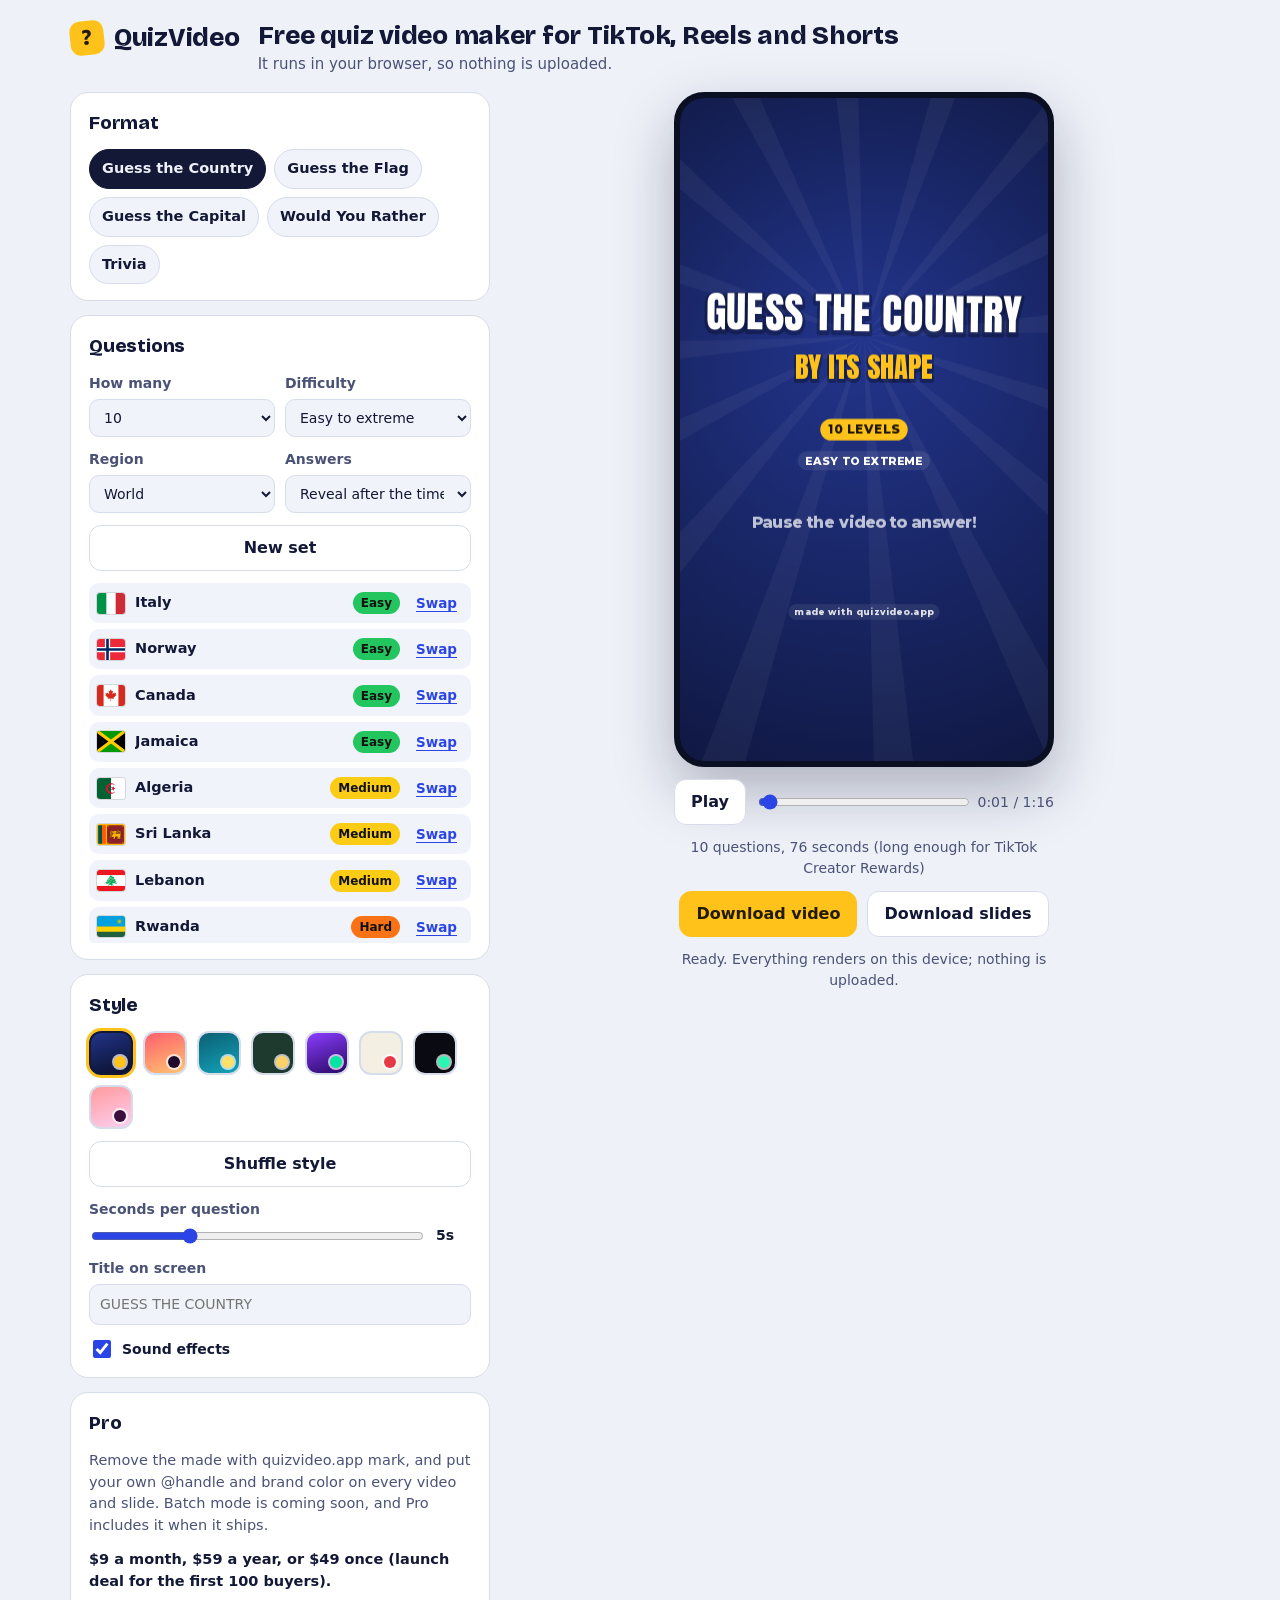
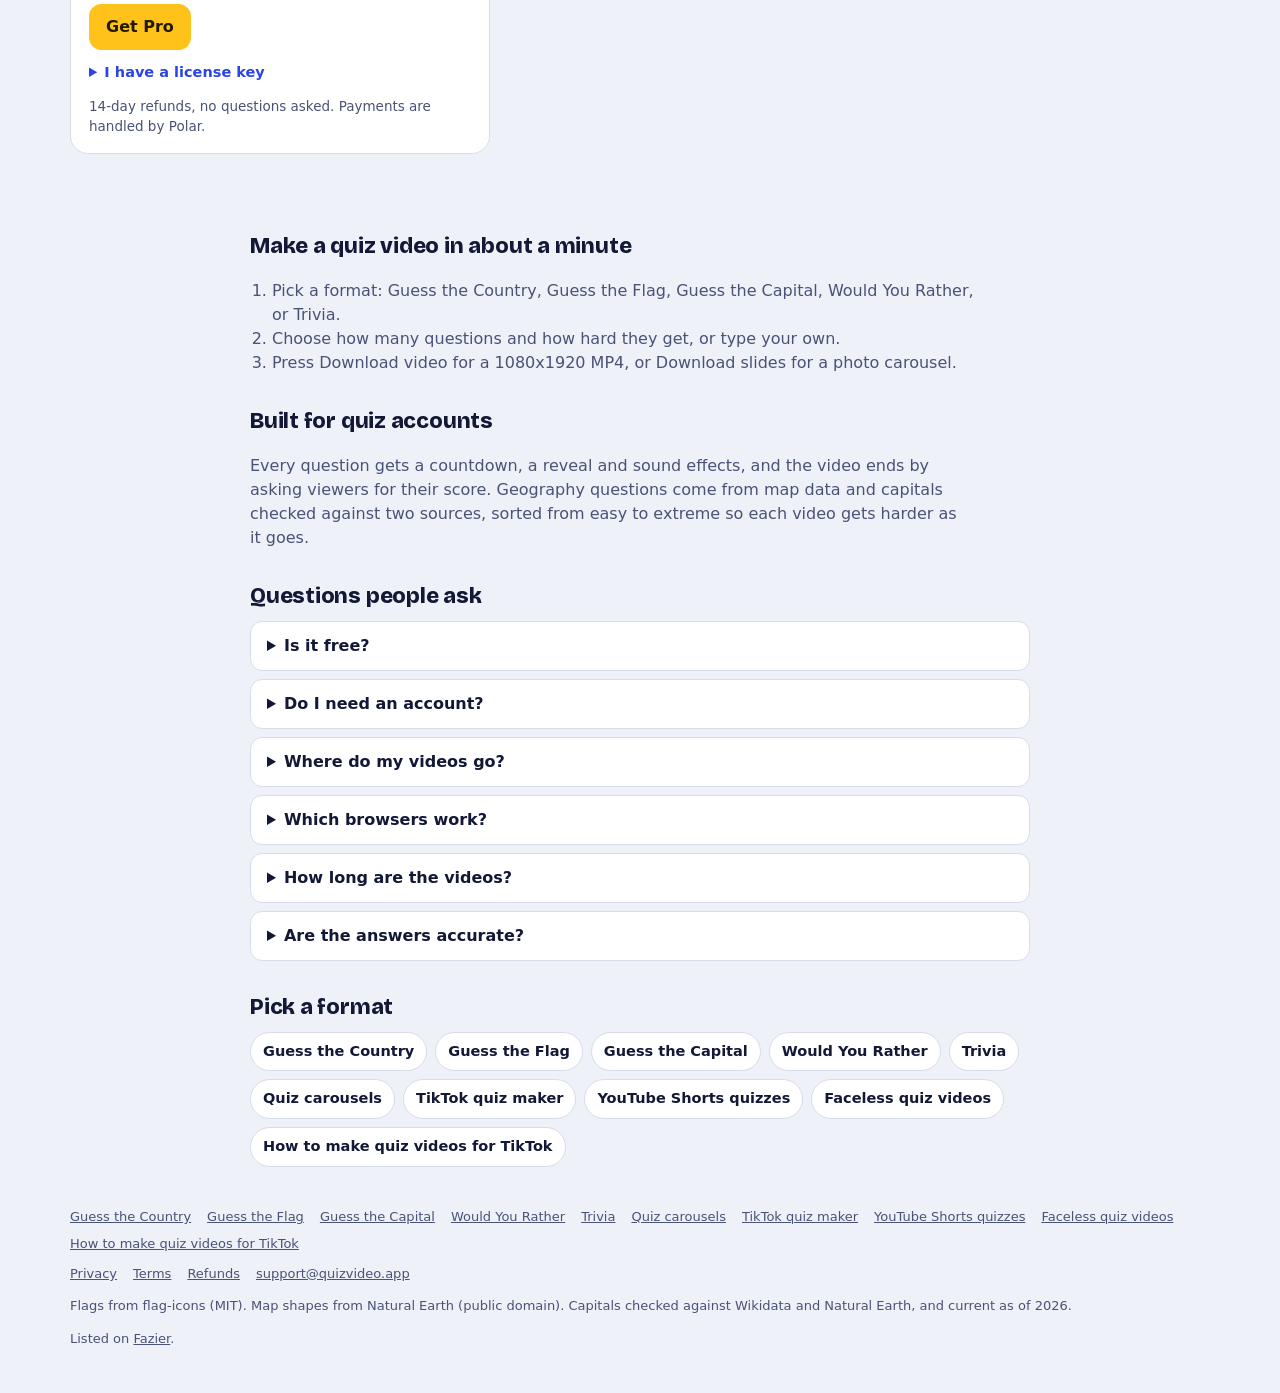
<file: index.html>
<!doctype html>
<html lang="en">
<head>
<meta charset="utf-8">
<meta name="viewport" content="width=device-width, initial-scale=1, viewport-fit=cover">
<title>Free Quiz Video Maker for TikTok, Reels and Shorts | QuizVideo</title>
<meta name="description" content="Make guess the country, flag, capital, would you rather and trivia videos in your browser. Free, unlimited exports, no signup, nothing uploaded.">
<meta name="theme-color" content="#0C1130">
<link rel="canonical" href="https://quizvideo.app/">
<meta property="og:type" content="website">
<meta property="og:site_name" content="QuizVideo">
<meta property="og:title" content="Free Quiz Video Maker for TikTok, Reels and Shorts | QuizVideo">
<meta property="og:description" content="Make guess the country, flag, capital, would you rather and trivia videos in your browser. Free, unlimited exports, no signup, nothing uploaded.">
<meta property="og:url" content="https://quizvideo.app/">
<meta name="twitter:card" content="summary_large_image">
<meta property="og:image" content="https://quizvideo.app/og.png">
<meta property="og:image:width" content="1200">
<meta property="og:image:height" content="630">
<meta property="og:image:alt" content="QuizVideo: quiz videos for TikTok, Reels and Shorts">
<script type="application/ld+json">{"@context":"https://schema.org","@type":"WebApplication","name":"QuizVideo","url":"https://quizvideo.app/","applicationCategory":"MultimediaApplication","operatingSystem":"Any","browserRequirements":"A modern browser such as Chrome, Edge or Safari","offers":{"@type":"Offer","price":"0","priceCurrency":"USD"},"description":"Free quiz video maker for TikTok, Reels and Shorts that runs in the browser."}</script>
<link rel="icon" href="/favicon.svg" type="image/svg+xml">
<!--QV:FONTS--><link rel="stylesheet" href="/fonts.css"><!--/QV:FONTS-->
<!--QV:CSS--><link rel="stylesheet" href="/app.css"><!--/QV:CSS-->
<!--QV:IMPORTMAP--><script type="importmap">{"imports":{"mediabunny":"/mediabunny.min.mjs","@mediabunny/aac-encoder":"/mediabunny-aac-encoder.min.mjs","fflate":"/fflate.mjs"}}</script><!--/QV:IMPORTMAP-->
<!--QV:APP--><script type="module" src="/app.js"></script><!--/QV:APP-->
</head>
<body>
<header class="site">
  <a class="brand" href="/"><span class="mark" aria-hidden="true">?</span>QuizVideo</a>
  <div class="intro"><h1 class="h1">Free quiz video maker for TikTok, Reels and Shorts</h1><p class="tag">It runs in your browser, so nothing is uploaded.</p></div>
</header>

<main class="studio">
  <section class="stage" aria-label="Preview and export">
    <div class="phone"><canvas id="preview" width="540" height="960" aria-label="Video preview"></canvas></div>
    <div class="transport">
      <button id="play" type="button" class="btn" aria-pressed="false">Play</button>
      <input id="scrub" type="range" min="0" max="1000" value="0" aria-label="Seek through the video">
      <span id="time" class="time">0:00 / 0:00</span>
    </div>
    <p id="meta" class="meta"></p>
    <div class="exports">
      <button id="export-video" type="button" class="btn primary">Download video</button>
      <button id="export-slides" type="button" class="btn">Download slides</button>
    </div>
    <progress id="progress" max="1" value="0" hidden></progress>
    <p id="status" class="status" role="status" aria-live="polite">Loading...</p>
  </section>

  <section class="controls" aria-label="Settings">
    <div class="group">
      <h2>Format</h2>
      <div class="formats" role="radiogroup" aria-label="Format">
        <button type="button" role="radio" data-format="country" aria-checked="true">Guess the Country</button>
        <button type="button" role="radio" data-format="flag" aria-checked="false">Guess the Flag</button>
        <button type="button" role="radio" data-format="capital" aria-checked="false">Guess the Capital</button>
        <button type="button" role="radio" data-format="wyr" aria-checked="false">Would You Rather</button>
        <button type="button" role="radio" data-format="trivia" aria-checked="false">Trivia</button>
      </div>
    </div>

    <div class="group" id="geo-controls">
      <h2>Questions</h2>
      <div class="row">
        <label>How many
          <select id="count">
            <option>5</option><option>6</option><option>7</option><option>8</option><option>9</option>
            <option selected>10</option><option>12</option><option>15</option>
          </select>
        </label>
        <label>Difficulty
          <select id="difficulty">
            <option value="ramp" selected>Easy to extreme</option>
            <option value="easy">Easy</option><option value="medium">Medium</option>
            <option value="hard">Hard</option><option value="extreme">Extreme</option>
          </select>
        </label>
      </div>
      <div class="row">
        <label>Region
          <select id="region">
            <option>World</option><option>Europe</option><option>Asia</option><option>Africa</option>
            <option>North America</option><option>South America</option><option>Oceania</option>
          </select>
        </label>
        <label>Answers
          <select id="mode">
            <option value="reveal" selected>Reveal after the timer</option>
            <option value="choice">Multiple choice</option>
          </select>
        </label>
      </div>
      <button id="new-set" type="button" class="btn">New set</button>
      <ol id="items" class="items"></ol>
    </div>

    <div class="group" id="wyr-controls" hidden>
      <h2>Questions</h2>
      <label for="wyr-text">One per line, as option A | option B. Only add percentages (| 62 | 38) if you have real poll results.</label>
      <textarea id="wyr-text" rows="9" spellcheck="true"></textarea>
    </div>

    <div class="group" id="trivia-controls" hidden>
      <h2>Questions</h2>
      <label for="trivia-text">One per line, as question | right answer | wrong | wrong | wrong. For true or false, write statement | True.</label>
      <textarea id="trivia-text" rows="9" spellcheck="true"></textarea>
    </div>

    <div class="group">
      <h2>Style</h2>
      <div class="themes" id="themes" role="radiogroup" aria-label="Theme"></div>
      <button id="shuffle-style" type="button" class="btn">Shuffle style</button>
      <label class="range">Seconds per question
        <span class="range-row"><input id="seconds" type="range" min="3" max="10" value="5"><output id="seconds-out" for="seconds">5s</output></span>
      </label>
      <label>Title on screen
        <input id="title" type="text" maxlength="40" placeholder="GUESS THE COUNTRY" autocomplete="off">
      </label>
      <label class="check"><input id="sound" type="checkbox" checked> Sound effects</label>
    </div>

    <div class="group pro">
      <h2>Pro <span class="soon">coming soon</span></h2>
      <p>Remove the watermark, make a week of videos at once from a spreadsheet, and use your own colors and handle.</p>
    </div>
  </section>
</main>
<section class="info">
<h2>Make a quiz video in about a minute</h2>
<ol><li>Pick a format: Guess the Country, Guess the Flag, Guess the Capital, Would You Rather, or Trivia.</li><li>Choose how many questions and how hard they get, or type your own.</li><li>Press Download video for a 1080x1920 MP4, or Download slides for a photo carousel.</li></ol>
<h2>Built for quiz accounts</h2>
<p>Every question gets a countdown, a reveal and sound effects, and the video ends by asking viewers for their score. Geography questions come from map data and capitals checked against two sources, sorted from easy to extreme so each video gets harder as it goes.</p>
<h2>Questions people ask</h2>
<details><summary>Is it free?</summary><p>Yes. Every format and unlimited exports are free, with a small "made with quizvideo.app" mark. Pro removes it for $9 a month, $59 a year, or $49 once during the launch.</p></details>
<details><summary>Do I need an account?</summary><p>No. Open the page and start making videos.</p></details>
<details><summary>Where do my videos go?</summary><p>Straight to your device. The video is rendered and encoded in your browser, so nothing is uploaded to us.</p></details>
<details><summary>Which browsers work?</summary><p>Chrome and Edge on a computer, and Safari on iPhone. If a browser cannot encode sound, the video still exports and you can add music in the app you post from.</p></details>
<details><summary>How long are the videos?</summary><p>A 10-question video runs about 76 seconds. You can choose 5 to 15 questions and 3 to 10 seconds per question.</p></details>
<details><summary>Are the answers accurate?</summary><p>Capitals are checked against Wikidata and Natural Earth and were updated for 2026, including Equatorial Guinea moving its capital to Ciudad de la Paz.</p></details>
<h2>Pick a format</h2>
<ul class="links"><li><a href="/guess-the-country-video-maker">Guess the Country</a></li><li><a href="/guess-the-flag-video-maker">Guess the Flag</a></li><li><a href="/guess-the-capital-video-maker">Guess the Capital</a></li><li><a href="/would-you-rather-video-maker">Would You Rather</a></li><li><a href="/trivia-quiz-video-maker">Trivia</a></li><li><a href="/quiz-carousel-maker">Quiz carousels</a></li><li><a href="/tiktok-quiz-maker">TikTok quiz maker</a></li><li><a href="/youtube-shorts-quiz-maker">YouTube Shorts quizzes</a></li><li><a href="/faceless-quiz-video-maker">Faceless quiz videos</a></li><li><a href="/how-to-make-quiz-videos-for-tiktok">How to make quiz videos for TikTok</a></li></ul>
</section>

<footer class="site-foot">
  <nav aria-label="Formats"><a href="/guess-the-country-video-maker">Guess the Country</a><a href="/guess-the-flag-video-maker">Guess the Flag</a><a href="/guess-the-capital-video-maker">Guess the Capital</a><a href="/would-you-rather-video-maker">Would You Rather</a><a href="/trivia-quiz-video-maker">Trivia</a><a href="/quiz-carousel-maker">Quiz carousels</a><a href="/tiktok-quiz-maker">TikTok quiz maker</a><a href="/youtube-shorts-quiz-maker">YouTube Shorts quizzes</a><a href="/faceless-quiz-video-maker">Faceless quiz videos</a><a href="/how-to-make-quiz-videos-for-tiktok">How to make quiz videos for TikTok</a></nav>
  <nav aria-label="Legal"><a href="/privacy">Privacy</a><a href="/terms">Terms</a><a href="/refunds">Refunds</a><a href="mailto:support@quizvideo.app">support@quizvideo.app</a></nav>
  <p>Flags from flag-icons (MIT). Map shapes from Natural Earth (public domain). Capitals checked against Wikidata and Natural Earth, and current as of 2026.</p>
  <p>Listed on <a href="https://fazier.com">Fazier</a>.</p>
</footer>
</body>
</html>
</file>
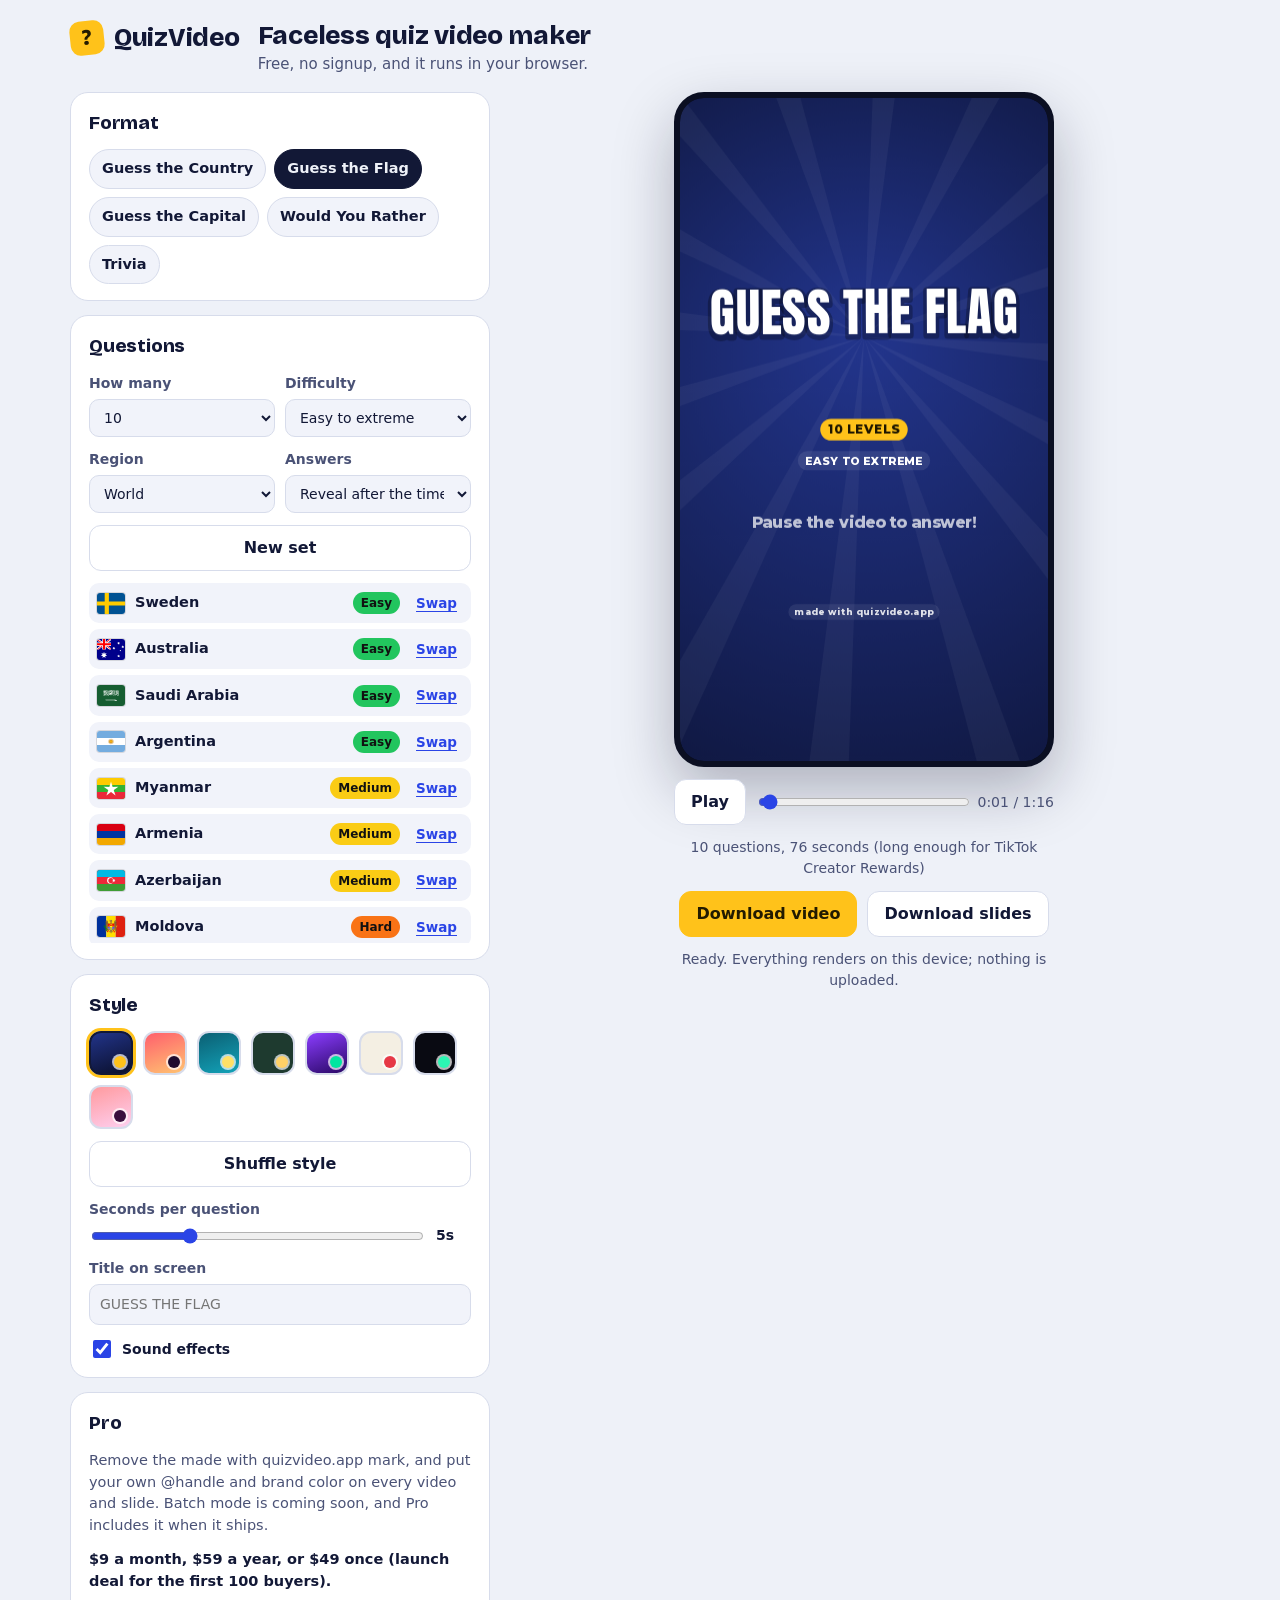
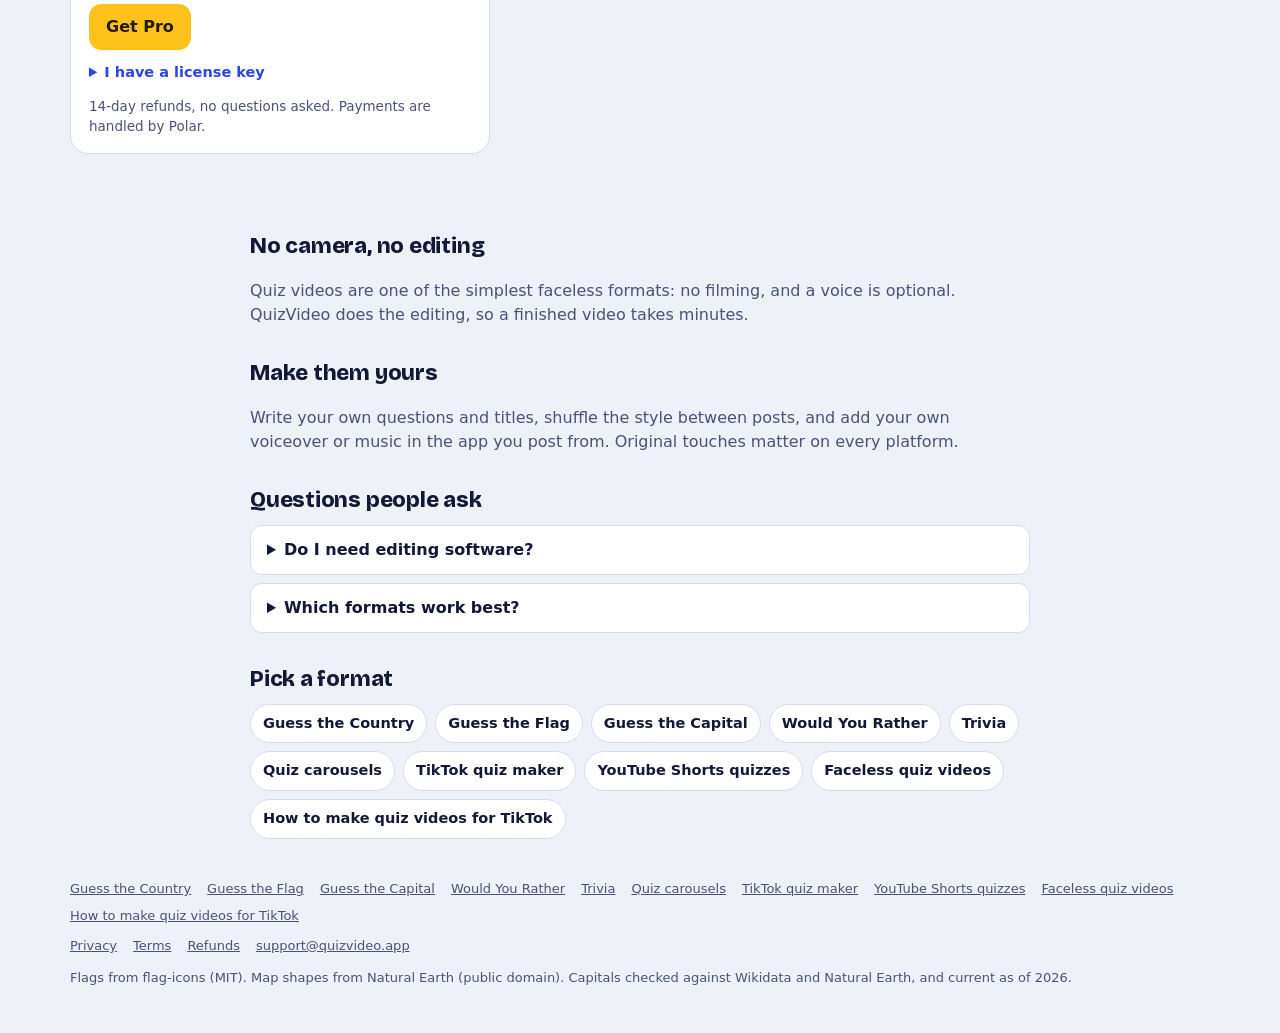
<file: faceless-quiz-video-maker.html>
<!doctype html>
<html lang="en">
<head>
<meta charset="utf-8">
<meta name="viewport" content="width=device-width, initial-scale=1, viewport-fit=cover">
<title>Faceless Quiz Video Maker | QuizVideo</title>
<meta name="description" content="Make faceless quiz videos without filming or editing: geography quizzes, would you rather and trivia, exported as MP4 in your browser. Free, no signup.">
<meta name="theme-color" content="#0C1130">
<link rel="canonical" href="https://quizvideo.app/faceless-quiz-video-maker">
<meta property="og:type" content="website">
<meta property="og:site_name" content="QuizVideo">
<meta property="og:title" content="Faceless Quiz Video Maker | QuizVideo">
<meta property="og:description" content="Make faceless quiz videos without filming or editing: geography quizzes, would you rather and trivia, exported as MP4 in your browser. Free, no signup.">
<meta property="og:url" content="https://quizvideo.app/faceless-quiz-video-maker">
<meta name="twitter:card" content="summary_large_image">
<meta property="og:image" content="https://quizvideo.app/og.png">
<meta property="og:image:width" content="1200">
<meta property="og:image:height" content="630">
<meta property="og:image:alt" content="QuizVideo: quiz videos for TikTok, Reels and Shorts">
<link rel="icon" href="/favicon.svg" type="image/svg+xml">
<!--QV:FONTS--><link rel="stylesheet" href="/fonts.css"><!--/QV:FONTS-->
<!--QV:CSS--><link rel="stylesheet" href="/app.css"><!--/QV:CSS-->
<!--QV:IMPORTMAP--><script type="importmap">{"imports":{"mediabunny":"/mediabunny.min.mjs","@mediabunny/aac-encoder":"/mediabunny-aac-encoder.min.mjs","fflate":"/fflate.mjs"}}</script><!--/QV:IMPORTMAP-->
<script>window.QV_PRESET={"format":"flag"}</script>
<!--QV:APP--><script type="module" src="/app.js"></script><!--/QV:APP-->
</head>
<body>
<header class="site">
  <a class="brand" href="/"><span class="mark" aria-hidden="true">?</span>QuizVideo</a>
  <div class="intro"><h1 class="h1">Faceless quiz video maker</h1><p class="tag">Free, no signup, and it runs in your browser.</p></div>
</header>

<main class="studio">
  <section class="stage" aria-label="Preview and export">
    <div class="phone"><canvas id="preview" width="540" height="960" aria-label="Video preview"></canvas></div>
    <div class="transport">
      <button id="play" type="button" class="btn" aria-pressed="false">Play</button>
      <input id="scrub" type="range" min="0" max="1000" value="0" aria-label="Seek through the video">
      <span id="time" class="time">0:00 / 0:00</span>
    </div>
    <p id="meta" class="meta"></p>
    <div class="exports">
      <button id="export-video" type="button" class="btn primary">Download video</button>
      <button id="export-slides" type="button" class="btn">Download slides</button>
    </div>
    <progress id="progress" max="1" value="0" hidden></progress>
    <p id="status" class="status" role="status" aria-live="polite">Loading...</p>
  </section>

  <section class="controls" aria-label="Settings">
    <div class="group">
      <h2>Format</h2>
      <div class="formats" role="radiogroup" aria-label="Format">
        <button type="button" role="radio" data-format="country" aria-checked="true">Guess the Country</button>
        <button type="button" role="radio" data-format="flag" aria-checked="false">Guess the Flag</button>
        <button type="button" role="radio" data-format="capital" aria-checked="false">Guess the Capital</button>
        <button type="button" role="radio" data-format="wyr" aria-checked="false">Would You Rather</button>
        <button type="button" role="radio" data-format="trivia" aria-checked="false">Trivia</button>
      </div>
    </div>

    <div class="group" id="geo-controls">
      <h2>Questions</h2>
      <div class="row">
        <label>How many
          <select id="count">
            <option>5</option><option>6</option><option>7</option><option>8</option><option>9</option>
            <option selected>10</option><option>12</option><option>15</option>
          </select>
        </label>
        <label>Difficulty
          <select id="difficulty">
            <option value="ramp" selected>Easy to extreme</option>
            <option value="easy">Easy</option><option value="medium">Medium</option>
            <option value="hard">Hard</option><option value="extreme">Extreme</option>
          </select>
        </label>
      </div>
      <div class="row">
        <label>Region
          <select id="region">
            <option>World</option><option>Europe</option><option>Asia</option><option>Africa</option>
            <option>North America</option><option>South America</option><option>Oceania</option>
          </select>
        </label>
        <label>Answers
          <select id="mode">
            <option value="reveal" selected>Reveal after the timer</option>
            <option value="choice">Multiple choice</option>
          </select>
        </label>
      </div>
      <button id="new-set" type="button" class="btn">New set</button>
      <ol id="items" class="items"></ol>
    </div>

    <div class="group" id="wyr-controls" hidden>
      <h2>Questions</h2>
      <label for="wyr-text">One per line, as option A | option B. Only add percentages (| 62 | 38) if you have real poll results.</label>
      <textarea id="wyr-text" rows="9" spellcheck="true"></textarea>
    </div>

    <div class="group" id="trivia-controls" hidden>
      <h2>Questions</h2>
      <label for="trivia-text">One per line, as question | right answer | wrong | wrong | wrong. For true or false, write statement | True.</label>
      <textarea id="trivia-text" rows="9" spellcheck="true"></textarea>
    </div>

    <div class="group">
      <h2>Style</h2>
      <div class="themes" id="themes" role="radiogroup" aria-label="Theme"></div>
      <button id="shuffle-style" type="button" class="btn">Shuffle style</button>
      <label class="range">Seconds per question
        <span class="range-row"><input id="seconds" type="range" min="3" max="10" value="5"><output id="seconds-out" for="seconds">5s</output></span>
      </label>
      <label>Title on screen
        <input id="title" type="text" maxlength="40" placeholder="GUESS THE COUNTRY" autocomplete="off">
      </label>
      <label class="check"><input id="sound" type="checkbox" checked> Sound effects</label>
    </div>

    <div class="group pro">
      <h2>Pro <span class="soon">coming soon</span></h2>
      <p>Remove the watermark, make a week of videos at once from a spreadsheet, and use your own colors and handle.</p>
    </div>
  </section>
</main>
<section class="info">
<h2>No camera, no editing</h2>
<p>Quiz videos are one of the simplest faceless formats: no filming, and a voice is optional. QuizVideo does the editing, so a finished video takes minutes.</p>
<h2>Make them yours</h2>
<p>Write your own questions and titles, shuffle the style between posts, and add your own voiceover or music in the app you post from. Original touches matter on every platform.</p>
<h2>Questions people ask</h2>
<details><summary>Do I need editing software?</summary><p>No. QuizVideo renders the finished MP4 in your browser.</p></details>
<details><summary>Which formats work best?</summary><p>Guess the Country and Guess the Flag are easy to binge, and Would You Rather invites comments.</p></details>
<h2>Pick a format</h2>
<ul class="links"><li><a href="/guess-the-country-video-maker">Guess the Country</a></li><li><a href="/guess-the-flag-video-maker">Guess the Flag</a></li><li><a href="/guess-the-capital-video-maker">Guess the Capital</a></li><li><a href="/would-you-rather-video-maker">Would You Rather</a></li><li><a href="/trivia-quiz-video-maker">Trivia</a></li><li><a href="/quiz-carousel-maker">Quiz carousels</a></li><li><a href="/tiktok-quiz-maker">TikTok quiz maker</a></li><li><a href="/youtube-shorts-quiz-maker">YouTube Shorts quizzes</a></li><li><a href="/faceless-quiz-video-maker">Faceless quiz videos</a></li><li><a href="/how-to-make-quiz-videos-for-tiktok">How to make quiz videos for TikTok</a></li></ul>
</section>

<footer class="site-foot">
  <nav aria-label="Formats"><a href="/guess-the-country-video-maker">Guess the Country</a><a href="/guess-the-flag-video-maker">Guess the Flag</a><a href="/guess-the-capital-video-maker">Guess the Capital</a><a href="/would-you-rather-video-maker">Would You Rather</a><a href="/trivia-quiz-video-maker">Trivia</a><a href="/quiz-carousel-maker">Quiz carousels</a><a href="/tiktok-quiz-maker">TikTok quiz maker</a><a href="/youtube-shorts-quiz-maker">YouTube Shorts quizzes</a><a href="/faceless-quiz-video-maker">Faceless quiz videos</a><a href="/how-to-make-quiz-videos-for-tiktok">How to make quiz videos for TikTok</a></nav>
  <nav aria-label="Legal"><a href="/privacy">Privacy</a><a href="/terms">Terms</a><a href="/refunds">Refunds</a><a href="mailto:support@quizvideo.app">support@quizvideo.app</a></nav>
  <p>Flags from flag-icons (MIT). Map shapes from Natural Earth (public domain). Capitals checked against Wikidata and Natural Earth, and current as of 2026.</p>
</footer>
</body>
</html>
</file>
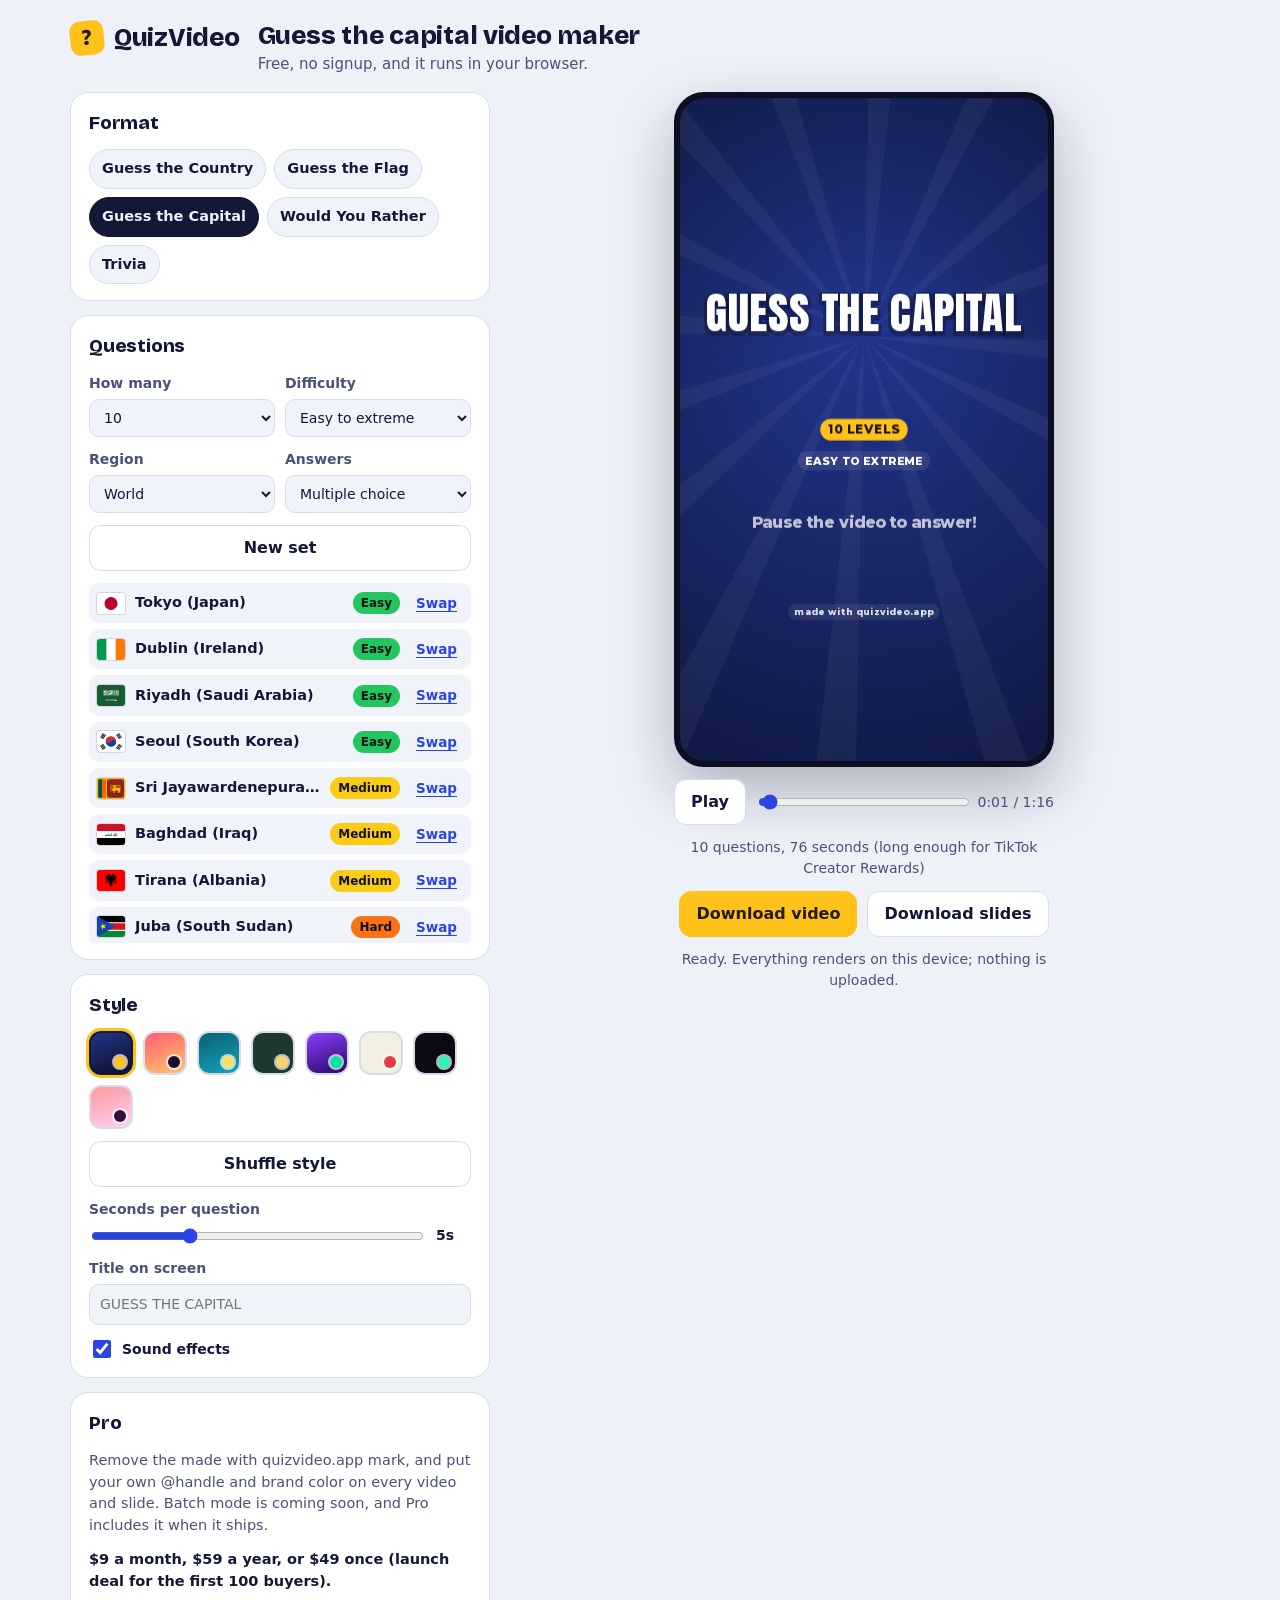
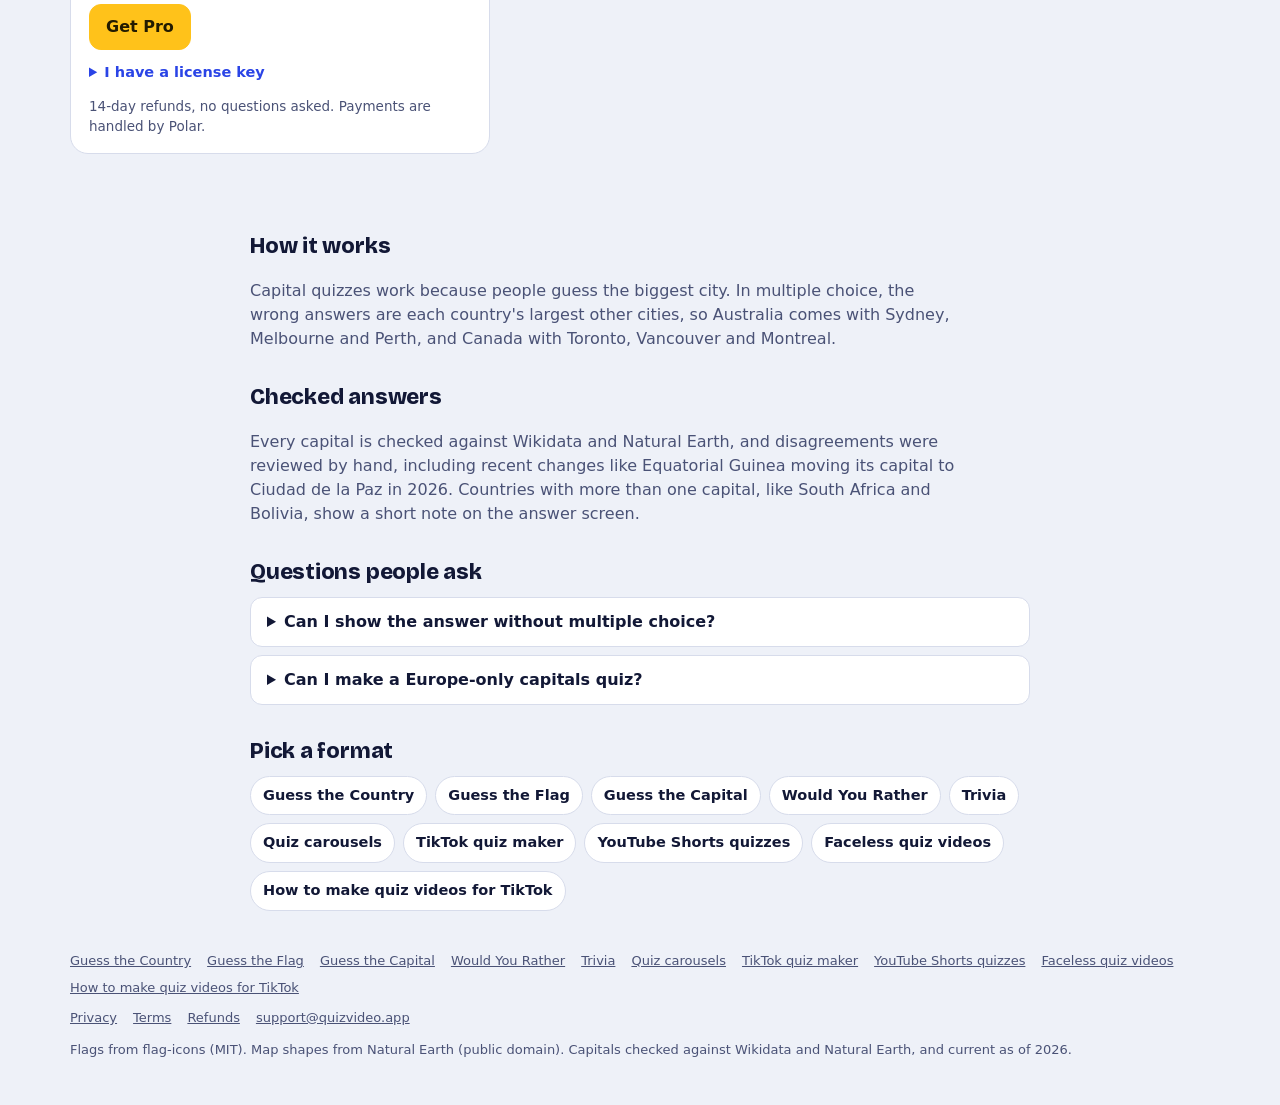
<file: guess-the-capital-video-maker.html>
<!doctype html>
<html lang="en">
<head>
<meta charset="utf-8">
<meta name="viewport" content="width=device-width, initial-scale=1, viewport-fit=cover">
<title>Guess the Capital Quiz Video Maker | QuizVideo</title>
<meta name="description" content="Make capital city quiz videos where the wrong answers are the biggest cities, like Sydney for Australia. Capitals checked against two sources. Free, in your browser.">
<meta name="theme-color" content="#0C1130">
<link rel="canonical" href="https://quizvideo.app/guess-the-capital-video-maker">
<meta property="og:type" content="website">
<meta property="og:site_name" content="QuizVideo">
<meta property="og:title" content="Guess the Capital Quiz Video Maker | QuizVideo">
<meta property="og:description" content="Make capital city quiz videos where the wrong answers are the biggest cities, like Sydney for Australia. Capitals checked against two sources. Free, in your browser.">
<meta property="og:url" content="https://quizvideo.app/guess-the-capital-video-maker">
<meta name="twitter:card" content="summary_large_image">
<meta property="og:image" content="https://quizvideo.app/og.png">
<meta property="og:image:width" content="1200">
<meta property="og:image:height" content="630">
<meta property="og:image:alt" content="QuizVideo: quiz videos for TikTok, Reels and Shorts">
<link rel="icon" href="/favicon.svg" type="image/svg+xml">
<!--QV:FONTS--><link rel="stylesheet" href="/fonts.css"><!--/QV:FONTS-->
<!--QV:CSS--><link rel="stylesheet" href="/app.css"><!--/QV:CSS-->
<!--QV:IMPORTMAP--><script type="importmap">{"imports":{"mediabunny":"/mediabunny.min.mjs","@mediabunny/aac-encoder":"/mediabunny-aac-encoder.min.mjs","fflate":"/fflate.mjs"}}</script><!--/QV:IMPORTMAP-->
<script>window.QV_PRESET={"format":"capital","mode":"choice"}</script>
<!--QV:APP--><script type="module" src="/app.js"></script><!--/QV:APP-->
</head>
<body>
<header class="site">
  <a class="brand" href="/"><span class="mark" aria-hidden="true">?</span>QuizVideo</a>
  <div class="intro"><h1 class="h1">Guess the capital video maker</h1><p class="tag">Free, no signup, and it runs in your browser.</p></div>
</header>

<main class="studio">
  <section class="stage" aria-label="Preview and export">
    <div class="phone"><canvas id="preview" width="540" height="960" aria-label="Video preview"></canvas></div>
    <div class="transport">
      <button id="play" type="button" class="btn" aria-pressed="false">Play</button>
      <input id="scrub" type="range" min="0" max="1000" value="0" aria-label="Seek through the video">
      <span id="time" class="time">0:00 / 0:00</span>
    </div>
    <p id="meta" class="meta"></p>
    <div class="exports">
      <button id="export-video" type="button" class="btn primary">Download video</button>
      <button id="export-slides" type="button" class="btn">Download slides</button>
    </div>
    <progress id="progress" max="1" value="0" hidden></progress>
    <p id="status" class="status" role="status" aria-live="polite">Loading...</p>
  </section>

  <section class="controls" aria-label="Settings">
    <div class="group">
      <h2>Format</h2>
      <div class="formats" role="radiogroup" aria-label="Format">
        <button type="button" role="radio" data-format="country" aria-checked="true">Guess the Country</button>
        <button type="button" role="radio" data-format="flag" aria-checked="false">Guess the Flag</button>
        <button type="button" role="radio" data-format="capital" aria-checked="false">Guess the Capital</button>
        <button type="button" role="radio" data-format="wyr" aria-checked="false">Would You Rather</button>
        <button type="button" role="radio" data-format="trivia" aria-checked="false">Trivia</button>
      </div>
    </div>

    <div class="group" id="geo-controls">
      <h2>Questions</h2>
      <div class="row">
        <label>How many
          <select id="count">
            <option>5</option><option>6</option><option>7</option><option>8</option><option>9</option>
            <option selected>10</option><option>12</option><option>15</option>
          </select>
        </label>
        <label>Difficulty
          <select id="difficulty">
            <option value="ramp" selected>Easy to extreme</option>
            <option value="easy">Easy</option><option value="medium">Medium</option>
            <option value="hard">Hard</option><option value="extreme">Extreme</option>
          </select>
        </label>
      </div>
      <div class="row">
        <label>Region
          <select id="region">
            <option>World</option><option>Europe</option><option>Asia</option><option>Africa</option>
            <option>North America</option><option>South America</option><option>Oceania</option>
          </select>
        </label>
        <label>Answers
          <select id="mode">
            <option value="reveal" selected>Reveal after the timer</option>
            <option value="choice">Multiple choice</option>
          </select>
        </label>
      </div>
      <button id="new-set" type="button" class="btn">New set</button>
      <ol id="items" class="items"></ol>
    </div>

    <div class="group" id="wyr-controls" hidden>
      <h2>Questions</h2>
      <label for="wyr-text">One per line, as option A | option B. Only add percentages (| 62 | 38) if you have real poll results.</label>
      <textarea id="wyr-text" rows="9" spellcheck="true"></textarea>
    </div>

    <div class="group" id="trivia-controls" hidden>
      <h2>Questions</h2>
      <label for="trivia-text">One per line, as question | right answer | wrong | wrong | wrong. For true or false, write statement | True.</label>
      <textarea id="trivia-text" rows="9" spellcheck="true"></textarea>
    </div>

    <div class="group">
      <h2>Style</h2>
      <div class="themes" id="themes" role="radiogroup" aria-label="Theme"></div>
      <button id="shuffle-style" type="button" class="btn">Shuffle style</button>
      <label class="range">Seconds per question
        <span class="range-row"><input id="seconds" type="range" min="3" max="10" value="5"><output id="seconds-out" for="seconds">5s</output></span>
      </label>
      <label>Title on screen
        <input id="title" type="text" maxlength="40" placeholder="GUESS THE COUNTRY" autocomplete="off">
      </label>
      <label class="check"><input id="sound" type="checkbox" checked> Sound effects</label>
    </div>

    <div class="group pro">
      <h2>Pro <span class="soon">coming soon</span></h2>
      <p>Remove the watermark, make a week of videos at once from a spreadsheet, and use your own colors and handle.</p>
    </div>
  </section>
</main>
<section class="info">
<h2>How it works</h2>
<p>Capital quizzes work because people guess the biggest city. In multiple choice, the wrong answers are each country's largest other cities, so Australia comes with Sydney, Melbourne and Perth, and Canada with Toronto, Vancouver and Montreal.</p>
<h2>Checked answers</h2>
<p>Every capital is checked against Wikidata and Natural Earth, and disagreements were reviewed by hand, including recent changes like Equatorial Guinea moving its capital to Ciudad de la Paz in 2026. Countries with more than one capital, like South Africa and Bolivia, show a short note on the answer screen.</p>
<h2>Questions people ask</h2>
<details><summary>Can I show the answer without multiple choice?</summary><p>Yes. Set Answers to Reveal after the timer and the capital appears when the countdown ends.</p></details>
<details><summary>Can I make a Europe-only capitals quiz?</summary><p>Yes. Set Region to Europe, or any other continent.</p></details>
<h2>Pick a format</h2>
<ul class="links"><li><a href="/guess-the-country-video-maker">Guess the Country</a></li><li><a href="/guess-the-flag-video-maker">Guess the Flag</a></li><li><a href="/guess-the-capital-video-maker">Guess the Capital</a></li><li><a href="/would-you-rather-video-maker">Would You Rather</a></li><li><a href="/trivia-quiz-video-maker">Trivia</a></li><li><a href="/quiz-carousel-maker">Quiz carousels</a></li><li><a href="/tiktok-quiz-maker">TikTok quiz maker</a></li><li><a href="/youtube-shorts-quiz-maker">YouTube Shorts quizzes</a></li><li><a href="/faceless-quiz-video-maker">Faceless quiz videos</a></li><li><a href="/how-to-make-quiz-videos-for-tiktok">How to make quiz videos for TikTok</a></li></ul>
</section>

<footer class="site-foot">
  <nav aria-label="Formats"><a href="/guess-the-country-video-maker">Guess the Country</a><a href="/guess-the-flag-video-maker">Guess the Flag</a><a href="/guess-the-capital-video-maker">Guess the Capital</a><a href="/would-you-rather-video-maker">Would You Rather</a><a href="/trivia-quiz-video-maker">Trivia</a><a href="/quiz-carousel-maker">Quiz carousels</a><a href="/tiktok-quiz-maker">TikTok quiz maker</a><a href="/youtube-shorts-quiz-maker">YouTube Shorts quizzes</a><a href="/faceless-quiz-video-maker">Faceless quiz videos</a><a href="/how-to-make-quiz-videos-for-tiktok">How to make quiz videos for TikTok</a></nav>
  <nav aria-label="Legal"><a href="/privacy">Privacy</a><a href="/terms">Terms</a><a href="/refunds">Refunds</a><a href="mailto:support@quizvideo.app">support@quizvideo.app</a></nav>
  <p>Flags from flag-icons (MIT). Map shapes from Natural Earth (public domain). Capitals checked against Wikidata and Natural Earth, and current as of 2026.</p>
</footer>
</body>
</html>
</file>
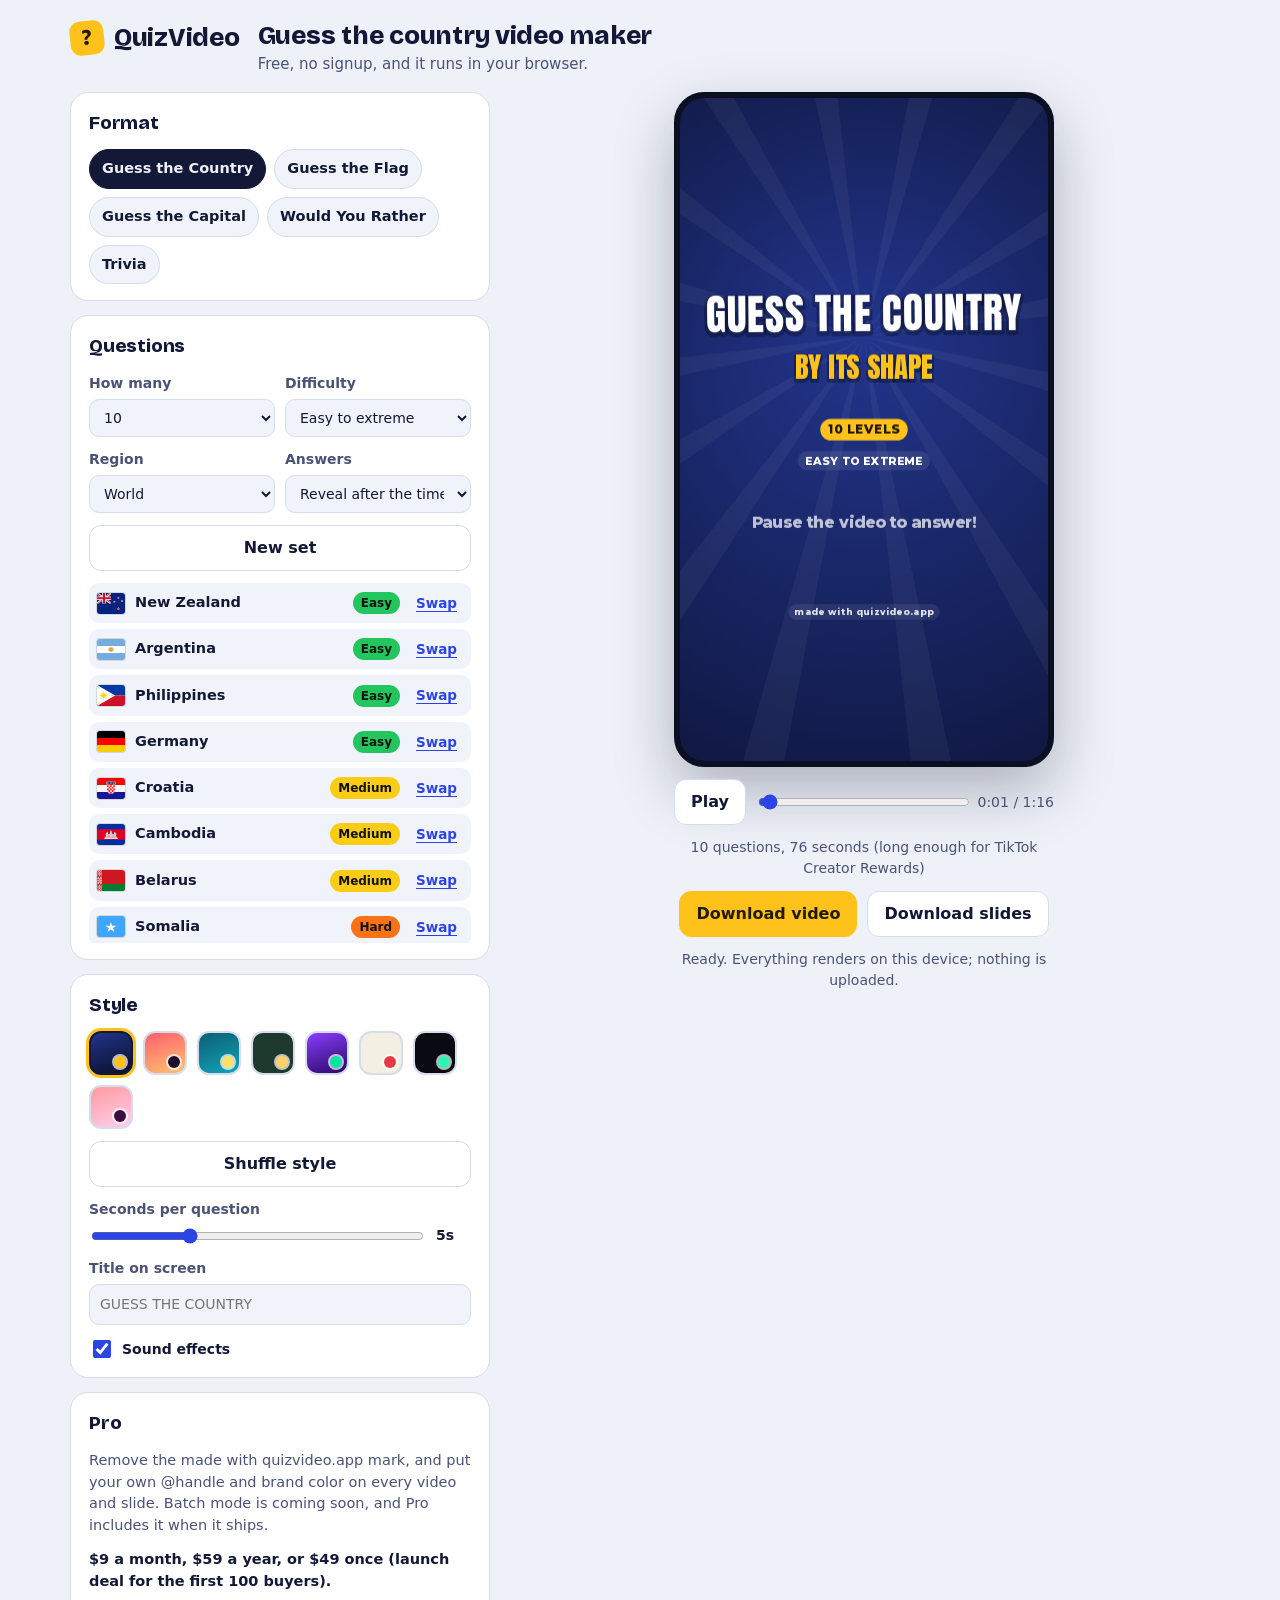
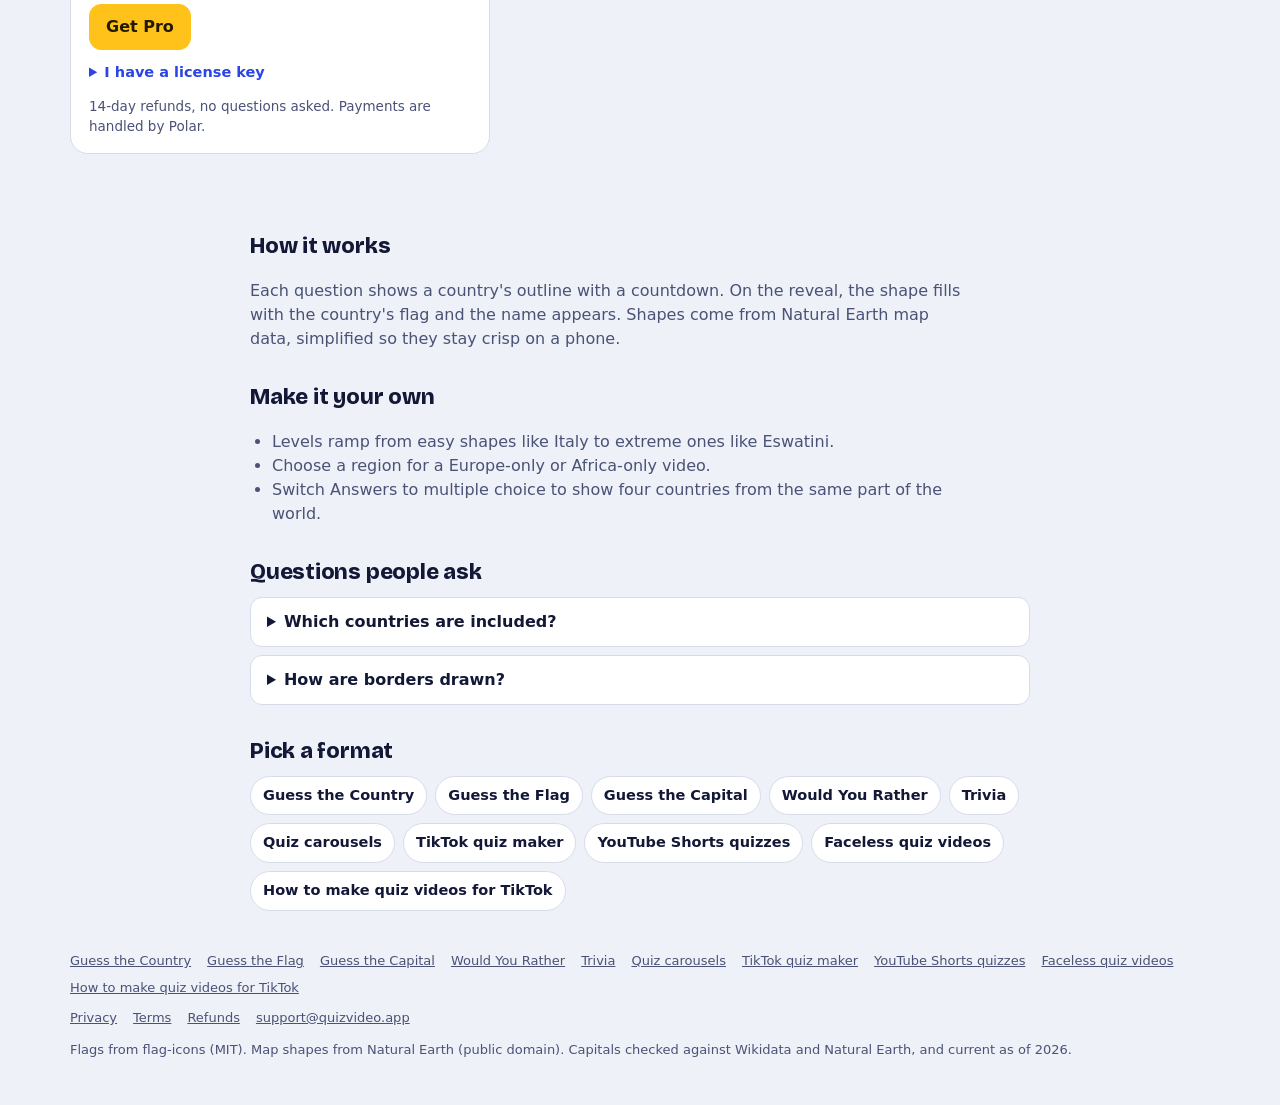
<file: guess-the-country-video-maker.html>
<!doctype html>
<html lang="en">
<head>
<meta charset="utf-8">
<meta name="viewport" content="width=device-width, initial-scale=1, viewport-fit=cover">
<title>Guess the Country by Shape Video Maker | QuizVideo</title>
<meta name="description" content="Make guess the country quiz videos from outline maps. 161 country shapes from easy to extreme, with a flag reveal. Free, no signup, exports MP4 and carousel slides.">
<meta name="theme-color" content="#0C1130">
<link rel="canonical" href="https://quizvideo.app/guess-the-country-video-maker">
<meta property="og:type" content="website">
<meta property="og:site_name" content="QuizVideo">
<meta property="og:title" content="Guess the Country by Shape Video Maker | QuizVideo">
<meta property="og:description" content="Make guess the country quiz videos from outline maps. 161 country shapes from easy to extreme, with a flag reveal. Free, no signup, exports MP4 and carousel slides.">
<meta property="og:url" content="https://quizvideo.app/guess-the-country-video-maker">
<meta name="twitter:card" content="summary_large_image">
<meta property="og:image" content="https://quizvideo.app/og.png">
<meta property="og:image:width" content="1200">
<meta property="og:image:height" content="630">
<meta property="og:image:alt" content="QuizVideo: quiz videos for TikTok, Reels and Shorts">
<link rel="icon" href="/favicon.svg" type="image/svg+xml">
<!--QV:FONTS--><link rel="stylesheet" href="/fonts.css"><!--/QV:FONTS-->
<!--QV:CSS--><link rel="stylesheet" href="/app.css"><!--/QV:CSS-->
<!--QV:IMPORTMAP--><script type="importmap">{"imports":{"mediabunny":"/mediabunny.min.mjs","@mediabunny/aac-encoder":"/mediabunny-aac-encoder.min.mjs","fflate":"/fflate.mjs"}}</script><!--/QV:IMPORTMAP-->
<script>window.QV_PRESET={"format":"country"}</script>
<!--QV:APP--><script type="module" src="/app.js"></script><!--/QV:APP-->
</head>
<body>
<header class="site">
  <a class="brand" href="/"><span class="mark" aria-hidden="true">?</span>QuizVideo</a>
  <div class="intro"><h1 class="h1">Guess the country video maker</h1><p class="tag">Free, no signup, and it runs in your browser.</p></div>
</header>

<main class="studio">
  <section class="stage" aria-label="Preview and export">
    <div class="phone"><canvas id="preview" width="540" height="960" aria-label="Video preview"></canvas></div>
    <div class="transport">
      <button id="play" type="button" class="btn" aria-pressed="false">Play</button>
      <input id="scrub" type="range" min="0" max="1000" value="0" aria-label="Seek through the video">
      <span id="time" class="time">0:00 / 0:00</span>
    </div>
    <p id="meta" class="meta"></p>
    <div class="exports">
      <button id="export-video" type="button" class="btn primary">Download video</button>
      <button id="export-slides" type="button" class="btn">Download slides</button>
    </div>
    <progress id="progress" max="1" value="0" hidden></progress>
    <p id="status" class="status" role="status" aria-live="polite">Loading...</p>
  </section>

  <section class="controls" aria-label="Settings">
    <div class="group">
      <h2>Format</h2>
      <div class="formats" role="radiogroup" aria-label="Format">
        <button type="button" role="radio" data-format="country" aria-checked="true">Guess the Country</button>
        <button type="button" role="radio" data-format="flag" aria-checked="false">Guess the Flag</button>
        <button type="button" role="radio" data-format="capital" aria-checked="false">Guess the Capital</button>
        <button type="button" role="radio" data-format="wyr" aria-checked="false">Would You Rather</button>
        <button type="button" role="radio" data-format="trivia" aria-checked="false">Trivia</button>
      </div>
    </div>

    <div class="group" id="geo-controls">
      <h2>Questions</h2>
      <div class="row">
        <label>How many
          <select id="count">
            <option>5</option><option>6</option><option>7</option><option>8</option><option>9</option>
            <option selected>10</option><option>12</option><option>15</option>
          </select>
        </label>
        <label>Difficulty
          <select id="difficulty">
            <option value="ramp" selected>Easy to extreme</option>
            <option value="easy">Easy</option><option value="medium">Medium</option>
            <option value="hard">Hard</option><option value="extreme">Extreme</option>
          </select>
        </label>
      </div>
      <div class="row">
        <label>Region
          <select id="region">
            <option>World</option><option>Europe</option><option>Asia</option><option>Africa</option>
            <option>North America</option><option>South America</option><option>Oceania</option>
          </select>
        </label>
        <label>Answers
          <select id="mode">
            <option value="reveal" selected>Reveal after the timer</option>
            <option value="choice">Multiple choice</option>
          </select>
        </label>
      </div>
      <button id="new-set" type="button" class="btn">New set</button>
      <ol id="items" class="items"></ol>
    </div>

    <div class="group" id="wyr-controls" hidden>
      <h2>Questions</h2>
      <label for="wyr-text">One per line, as option A | option B. Only add percentages (| 62 | 38) if you have real poll results.</label>
      <textarea id="wyr-text" rows="9" spellcheck="true"></textarea>
    </div>

    <div class="group" id="trivia-controls" hidden>
      <h2>Questions</h2>
      <label for="trivia-text">One per line, as question | right answer | wrong | wrong | wrong. For true or false, write statement | True.</label>
      <textarea id="trivia-text" rows="9" spellcheck="true"></textarea>
    </div>

    <div class="group">
      <h2>Style</h2>
      <div class="themes" id="themes" role="radiogroup" aria-label="Theme"></div>
      <button id="shuffle-style" type="button" class="btn">Shuffle style</button>
      <label class="range">Seconds per question
        <span class="range-row"><input id="seconds" type="range" min="3" max="10" value="5"><output id="seconds-out" for="seconds">5s</output></span>
      </label>
      <label>Title on screen
        <input id="title" type="text" maxlength="40" placeholder="GUESS THE COUNTRY" autocomplete="off">
      </label>
      <label class="check"><input id="sound" type="checkbox" checked> Sound effects</label>
    </div>

    <div class="group pro">
      <h2>Pro <span class="soon">coming soon</span></h2>
      <p>Remove the watermark, make a week of videos at once from a spreadsheet, and use your own colors and handle.</p>
    </div>
  </section>
</main>
<section class="info">
<h2>How it works</h2>
<p>Each question shows a country's outline with a countdown. On the reveal, the shape fills with the country's flag and the name appears. Shapes come from Natural Earth map data, simplified so they stay crisp on a phone.</p>
<h2>Make it your own</h2>
<ul><li>Levels ramp from easy shapes like Italy to extreme ones like Eswatini.</li><li>Choose a region for a Europe-only or Africa-only video.</li><li>Switch Answers to multiple choice to show four countries from the same part of the world.</li></ul>
<h2>Questions people ask</h2>
<details><summary>Which countries are included?</summary><p>161 countries with recognizable outlines. Tiny island nations are left out because their shapes are unreadable on a phone.</p></details>
<details><summary>How are borders drawn?</summary><p>Borders follow Natural Earth map data, and India, Pakistan and China are drawn as each country officially maps itself. You can swap out any country you prefer not to include.</p></details>
<h2>Pick a format</h2>
<ul class="links"><li><a href="/guess-the-country-video-maker">Guess the Country</a></li><li><a href="/guess-the-flag-video-maker">Guess the Flag</a></li><li><a href="/guess-the-capital-video-maker">Guess the Capital</a></li><li><a href="/would-you-rather-video-maker">Would You Rather</a></li><li><a href="/trivia-quiz-video-maker">Trivia</a></li><li><a href="/quiz-carousel-maker">Quiz carousels</a></li><li><a href="/tiktok-quiz-maker">TikTok quiz maker</a></li><li><a href="/youtube-shorts-quiz-maker">YouTube Shorts quizzes</a></li><li><a href="/faceless-quiz-video-maker">Faceless quiz videos</a></li><li><a href="/how-to-make-quiz-videos-for-tiktok">How to make quiz videos for TikTok</a></li></ul>
</section>

<footer class="site-foot">
  <nav aria-label="Formats"><a href="/guess-the-country-video-maker">Guess the Country</a><a href="/guess-the-flag-video-maker">Guess the Flag</a><a href="/guess-the-capital-video-maker">Guess the Capital</a><a href="/would-you-rather-video-maker">Would You Rather</a><a href="/trivia-quiz-video-maker">Trivia</a><a href="/quiz-carousel-maker">Quiz carousels</a><a href="/tiktok-quiz-maker">TikTok quiz maker</a><a href="/youtube-shorts-quiz-maker">YouTube Shorts quizzes</a><a href="/faceless-quiz-video-maker">Faceless quiz videos</a><a href="/how-to-make-quiz-videos-for-tiktok">How to make quiz videos for TikTok</a></nav>
  <nav aria-label="Legal"><a href="/privacy">Privacy</a><a href="/terms">Terms</a><a href="/refunds">Refunds</a><a href="mailto:support@quizvideo.app">support@quizvideo.app</a></nav>
  <p>Flags from flag-icons (MIT). Map shapes from Natural Earth (public domain). Capitals checked against Wikidata and Natural Earth, and current as of 2026.</p>
</footer>
</body>
</html>
</file>
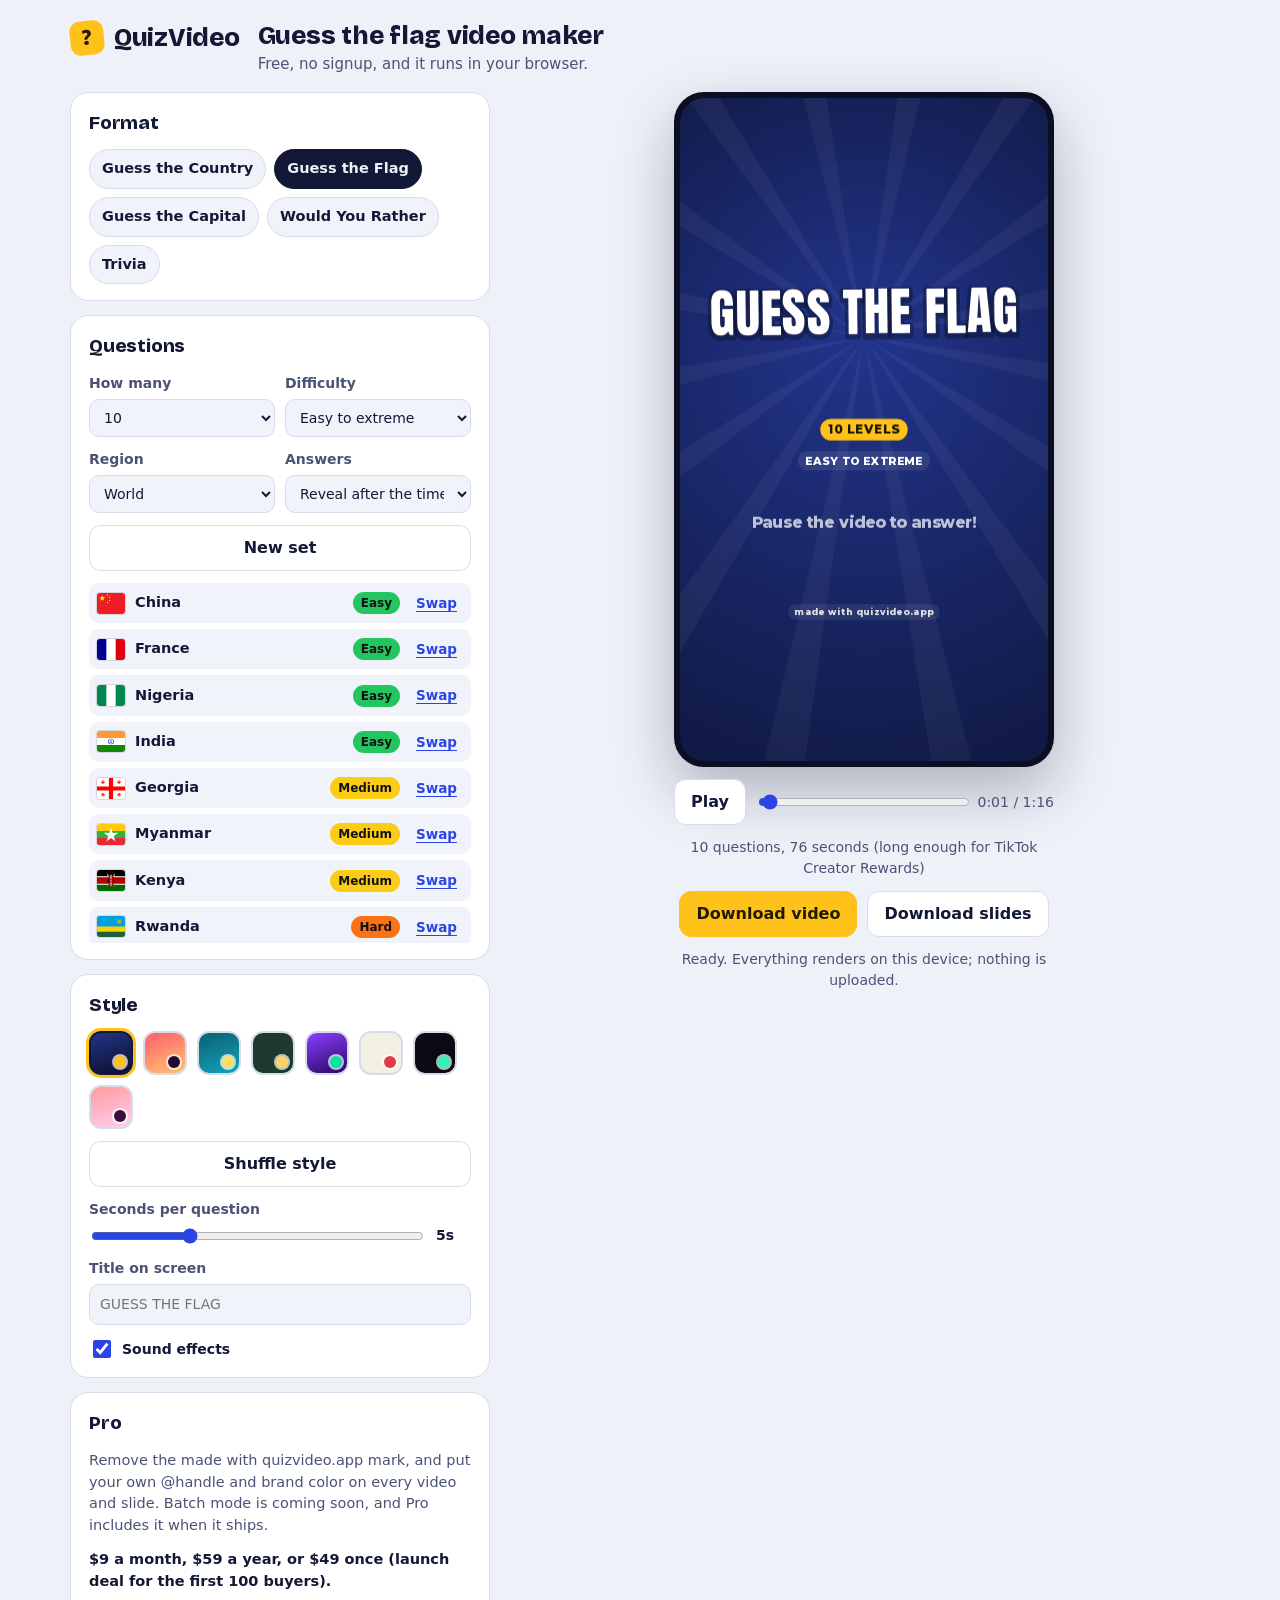
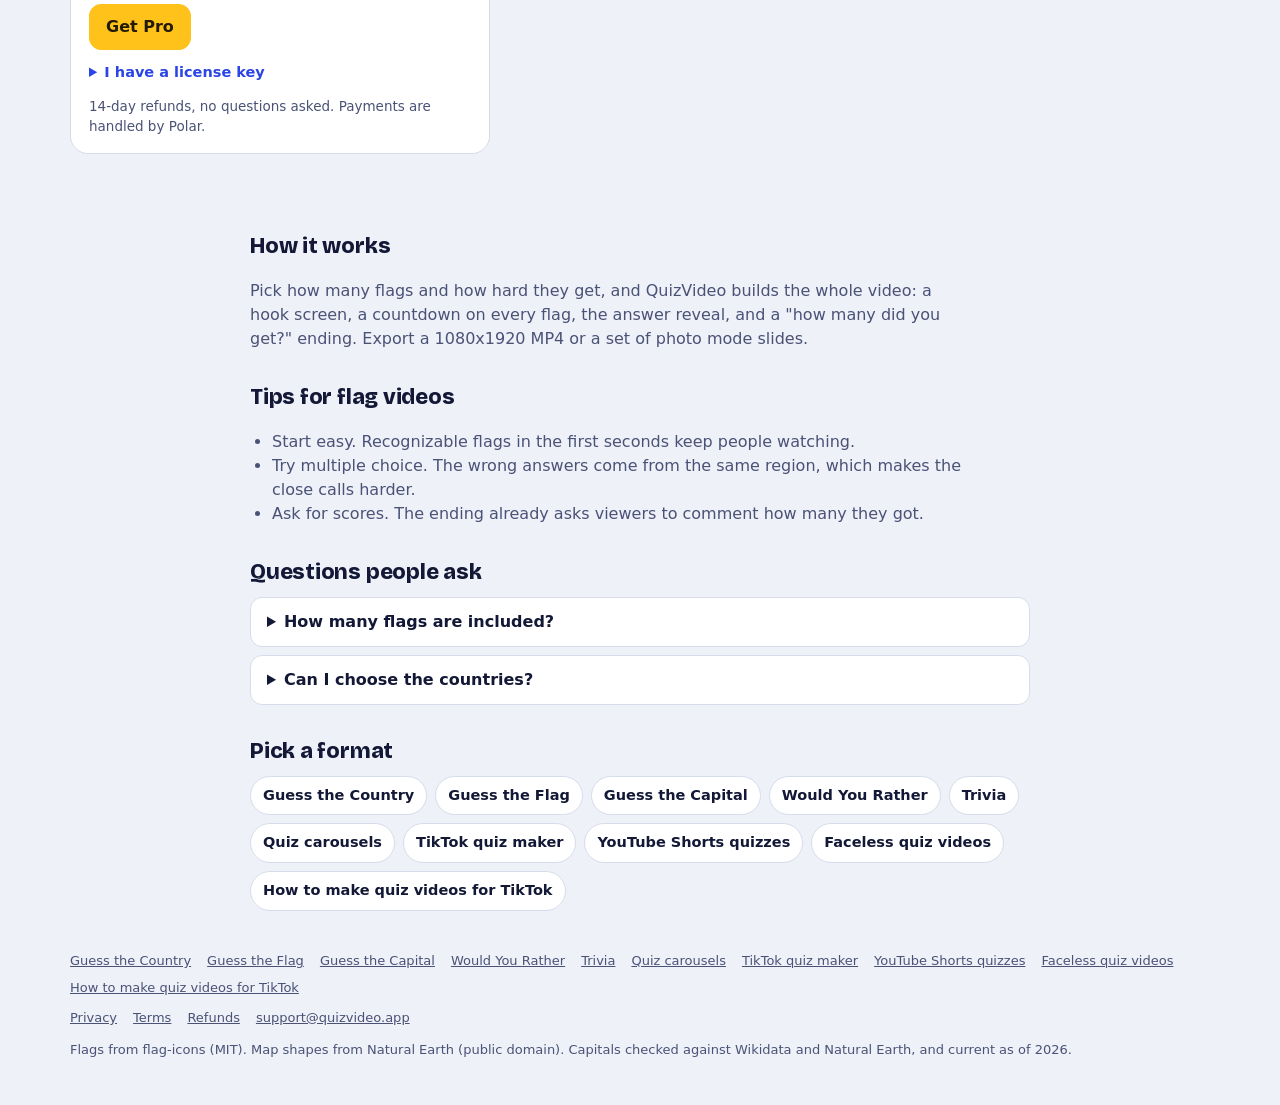
<file: guess-the-flag-video-maker.html>
<!doctype html>
<html lang="en">
<head>
<meta charset="utf-8">
<meta name="viewport" content="width=device-width, initial-scale=1, viewport-fit=cover">
<title>Guess the Flag Video Maker, Free and No Signup | QuizVideo</title>
<meta name="description" content="Make guess the flag quiz videos for TikTok, Reels and Shorts. 193 flags, easy to extreme levels, multiple choice or reveal. Free MP4 export in your browser.">
<meta name="theme-color" content="#0C1130">
<link rel="canonical" href="https://quizvideo.app/guess-the-flag-video-maker">
<meta property="og:type" content="website">
<meta property="og:site_name" content="QuizVideo">
<meta property="og:title" content="Guess the Flag Video Maker, Free and No Signup | QuizVideo">
<meta property="og:description" content="Make guess the flag quiz videos for TikTok, Reels and Shorts. 193 flags, easy to extreme levels, multiple choice or reveal. Free MP4 export in your browser.">
<meta property="og:url" content="https://quizvideo.app/guess-the-flag-video-maker">
<meta name="twitter:card" content="summary_large_image">
<meta property="og:image" content="https://quizvideo.app/og.png">
<meta property="og:image:width" content="1200">
<meta property="og:image:height" content="630">
<meta property="og:image:alt" content="QuizVideo: quiz videos for TikTok, Reels and Shorts">
<link rel="icon" href="/favicon.svg" type="image/svg+xml">
<!--QV:FONTS--><link rel="stylesheet" href="/fonts.css"><!--/QV:FONTS-->
<!--QV:CSS--><link rel="stylesheet" href="/app.css"><!--/QV:CSS-->
<!--QV:IMPORTMAP--><script type="importmap">{"imports":{"mediabunny":"/mediabunny.min.mjs","@mediabunny/aac-encoder":"/mediabunny-aac-encoder.min.mjs","fflate":"/fflate.mjs"}}</script><!--/QV:IMPORTMAP-->
<script>window.QV_PRESET={"format":"flag"}</script>
<!--QV:APP--><script type="module" src="/app.js"></script><!--/QV:APP-->
</head>
<body>
<header class="site">
  <a class="brand" href="/"><span class="mark" aria-hidden="true">?</span>QuizVideo</a>
  <div class="intro"><h1 class="h1">Guess the flag video maker</h1><p class="tag">Free, no signup, and it runs in your browser.</p></div>
</header>

<main class="studio">
  <section class="stage" aria-label="Preview and export">
    <div class="phone"><canvas id="preview" width="540" height="960" aria-label="Video preview"></canvas></div>
    <div class="transport">
      <button id="play" type="button" class="btn" aria-pressed="false">Play</button>
      <input id="scrub" type="range" min="0" max="1000" value="0" aria-label="Seek through the video">
      <span id="time" class="time">0:00 / 0:00</span>
    </div>
    <p id="meta" class="meta"></p>
    <div class="exports">
      <button id="export-video" type="button" class="btn primary">Download video</button>
      <button id="export-slides" type="button" class="btn">Download slides</button>
    </div>
    <progress id="progress" max="1" value="0" hidden></progress>
    <p id="status" class="status" role="status" aria-live="polite">Loading...</p>
  </section>

  <section class="controls" aria-label="Settings">
    <div class="group">
      <h2>Format</h2>
      <div class="formats" role="radiogroup" aria-label="Format">
        <button type="button" role="radio" data-format="country" aria-checked="true">Guess the Country</button>
        <button type="button" role="radio" data-format="flag" aria-checked="false">Guess the Flag</button>
        <button type="button" role="radio" data-format="capital" aria-checked="false">Guess the Capital</button>
        <button type="button" role="radio" data-format="wyr" aria-checked="false">Would You Rather</button>
        <button type="button" role="radio" data-format="trivia" aria-checked="false">Trivia</button>
      </div>
    </div>

    <div class="group" id="geo-controls">
      <h2>Questions</h2>
      <div class="row">
        <label>How many
          <select id="count">
            <option>5</option><option>6</option><option>7</option><option>8</option><option>9</option>
            <option selected>10</option><option>12</option><option>15</option>
          </select>
        </label>
        <label>Difficulty
          <select id="difficulty">
            <option value="ramp" selected>Easy to extreme</option>
            <option value="easy">Easy</option><option value="medium">Medium</option>
            <option value="hard">Hard</option><option value="extreme">Extreme</option>
          </select>
        </label>
      </div>
      <div class="row">
        <label>Region
          <select id="region">
            <option>World</option><option>Europe</option><option>Asia</option><option>Africa</option>
            <option>North America</option><option>South America</option><option>Oceania</option>
          </select>
        </label>
        <label>Answers
          <select id="mode">
            <option value="reveal" selected>Reveal after the timer</option>
            <option value="choice">Multiple choice</option>
          </select>
        </label>
      </div>
      <button id="new-set" type="button" class="btn">New set</button>
      <ol id="items" class="items"></ol>
    </div>

    <div class="group" id="wyr-controls" hidden>
      <h2>Questions</h2>
      <label for="wyr-text">One per line, as option A | option B. Only add percentages (| 62 | 38) if you have real poll results.</label>
      <textarea id="wyr-text" rows="9" spellcheck="true"></textarea>
    </div>

    <div class="group" id="trivia-controls" hidden>
      <h2>Questions</h2>
      <label for="trivia-text">One per line, as question | right answer | wrong | wrong | wrong. For true or false, write statement | True.</label>
      <textarea id="trivia-text" rows="9" spellcheck="true"></textarea>
    </div>

    <div class="group">
      <h2>Style</h2>
      <div class="themes" id="themes" role="radiogroup" aria-label="Theme"></div>
      <button id="shuffle-style" type="button" class="btn">Shuffle style</button>
      <label class="range">Seconds per question
        <span class="range-row"><input id="seconds" type="range" min="3" max="10" value="5"><output id="seconds-out" for="seconds">5s</output></span>
      </label>
      <label>Title on screen
        <input id="title" type="text" maxlength="40" placeholder="GUESS THE COUNTRY" autocomplete="off">
      </label>
      <label class="check"><input id="sound" type="checkbox" checked> Sound effects</label>
    </div>

    <div class="group pro">
      <h2>Pro <span class="soon">coming soon</span></h2>
      <p>Remove the watermark, make a week of videos at once from a spreadsheet, and use your own colors and handle.</p>
    </div>
  </section>
</main>
<section class="info">
<h2>How it works</h2>
<p>Pick how many flags and how hard they get, and QuizVideo builds the whole video: a hook screen, a countdown on every flag, the answer reveal, and a "how many did you get?" ending. Export a 1080x1920 MP4 or a set of photo mode slides.</p>
<h2>Tips for flag videos</h2>
<ul><li>Start easy. Recognizable flags in the first seconds keep people watching.</li><li>Try multiple choice. The wrong answers come from the same region, which makes the close calls harder.</li><li>Ask for scores. The ending already asks viewers to comment how many they got.</li></ul>
<h2>Questions people ask</h2>
<details><summary>How many flags are included?</summary><p>193 countries, sorted into easy, medium, hard and extreme.</p></details>
<details><summary>Can I choose the countries?</summary><p>Generate a set, then press Swap on any flag you want to replace. You can also limit the set to one region.</p></details>
<h2>Pick a format</h2>
<ul class="links"><li><a href="/guess-the-country-video-maker">Guess the Country</a></li><li><a href="/guess-the-flag-video-maker">Guess the Flag</a></li><li><a href="/guess-the-capital-video-maker">Guess the Capital</a></li><li><a href="/would-you-rather-video-maker">Would You Rather</a></li><li><a href="/trivia-quiz-video-maker">Trivia</a></li><li><a href="/quiz-carousel-maker">Quiz carousels</a></li><li><a href="/tiktok-quiz-maker">TikTok quiz maker</a></li><li><a href="/youtube-shorts-quiz-maker">YouTube Shorts quizzes</a></li><li><a href="/faceless-quiz-video-maker">Faceless quiz videos</a></li><li><a href="/how-to-make-quiz-videos-for-tiktok">How to make quiz videos for TikTok</a></li></ul>
</section>

<footer class="site-foot">
  <nav aria-label="Formats"><a href="/guess-the-country-video-maker">Guess the Country</a><a href="/guess-the-flag-video-maker">Guess the Flag</a><a href="/guess-the-capital-video-maker">Guess the Capital</a><a href="/would-you-rather-video-maker">Would You Rather</a><a href="/trivia-quiz-video-maker">Trivia</a><a href="/quiz-carousel-maker">Quiz carousels</a><a href="/tiktok-quiz-maker">TikTok quiz maker</a><a href="/youtube-shorts-quiz-maker">YouTube Shorts quizzes</a><a href="/faceless-quiz-video-maker">Faceless quiz videos</a><a href="/how-to-make-quiz-videos-for-tiktok">How to make quiz videos for TikTok</a></nav>
  <nav aria-label="Legal"><a href="/privacy">Privacy</a><a href="/terms">Terms</a><a href="/refunds">Refunds</a><a href="mailto:support@quizvideo.app">support@quizvideo.app</a></nav>
  <p>Flags from flag-icons (MIT). Map shapes from Natural Earth (public domain). Capitals checked against Wikidata and Natural Earth, and current as of 2026.</p>
</footer>
</body>
</html>
</file>
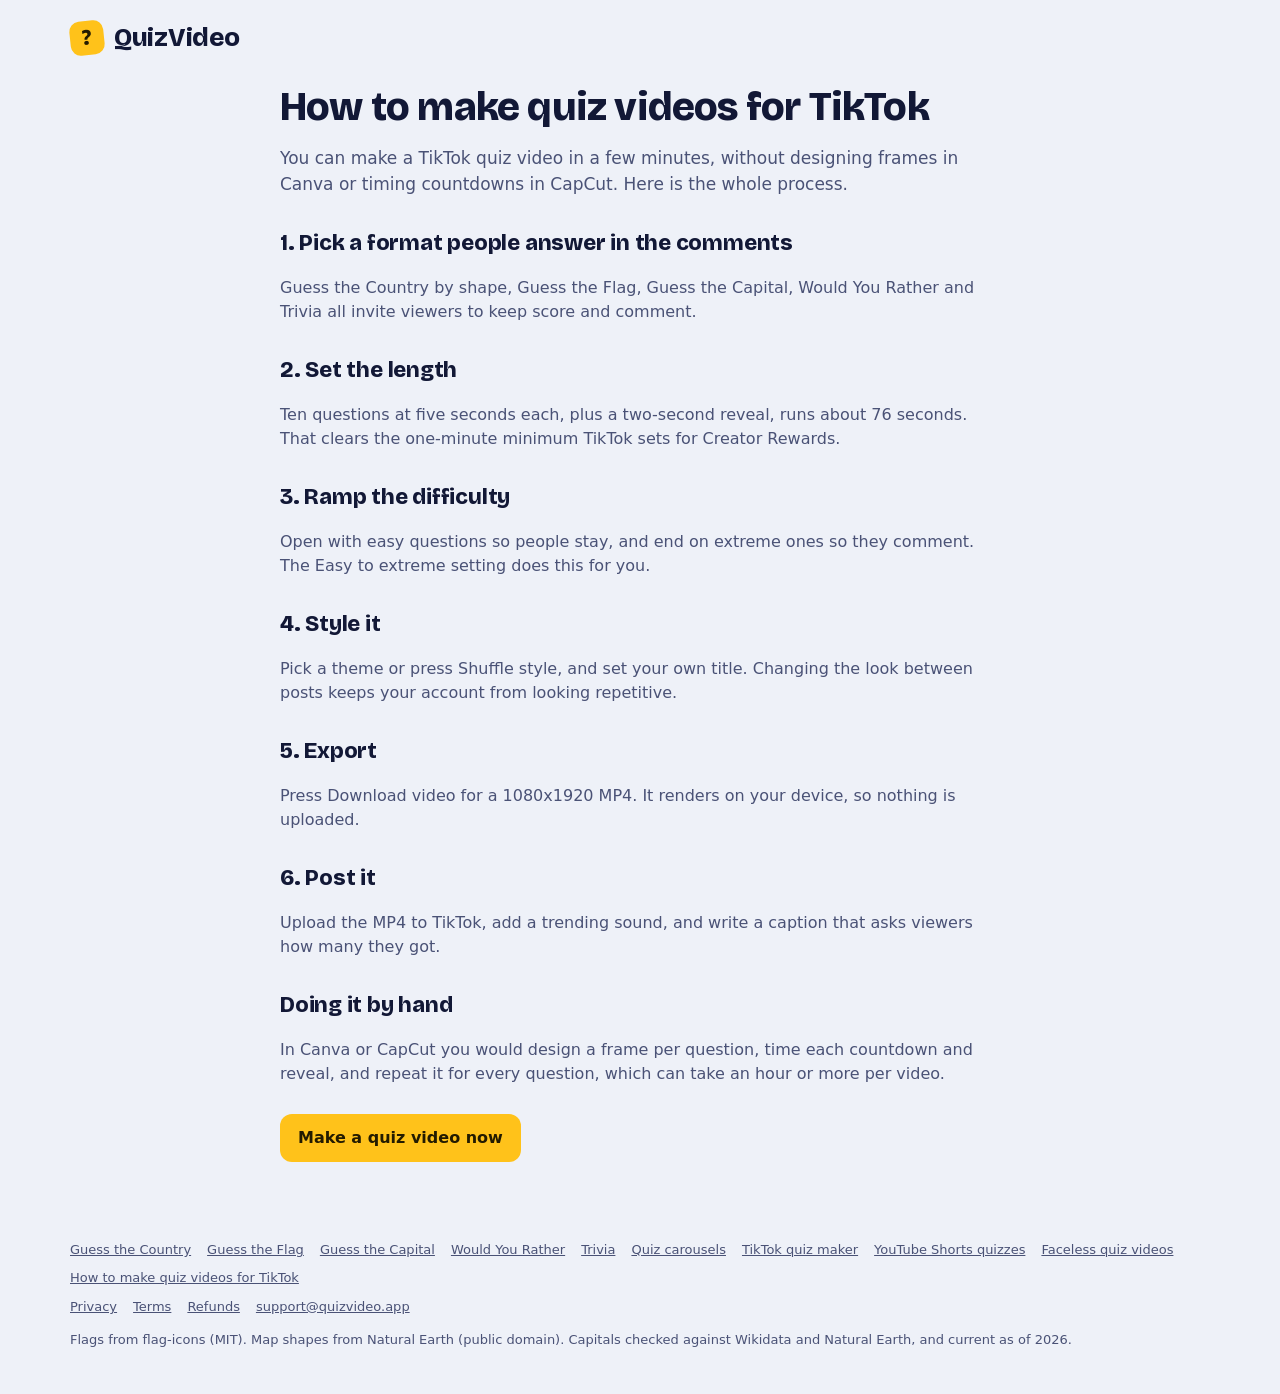
<file: how-to-make-quiz-videos-for-tiktok.html>
<!doctype html>
<html lang="en">
<head>
<meta charset="utf-8">
<meta name="viewport" content="width=device-width, initial-scale=1, viewport-fit=cover">
<title>How to Make Quiz Videos for TikTok Without Canva or CapCut</title>
<meta name="description" content="A step-by-step guide to making quiz videos for TikTok: pick a format, set the length and difficulty, export a 1080x1920 MP4, and post it with a sound.">
<meta name="theme-color" content="#0C1130">
<link rel="canonical" href="https://quizvideo.app/how-to-make-quiz-videos-for-tiktok">
<meta property="og:type" content="article">
<meta property="og:site_name" content="QuizVideo">
<meta property="og:title" content="How to Make Quiz Videos for TikTok Without Canva or CapCut">
<meta property="og:description" content="A step-by-step guide to making quiz videos for TikTok: pick a format, set the length and difficulty, export a 1080x1920 MP4, and post it with a sound.">
<meta property="og:url" content="https://quizvideo.app/how-to-make-quiz-videos-for-tiktok">
<meta name="twitter:card" content="summary_large_image">
<meta property="og:image" content="https://quizvideo.app/og.png">
<meta property="og:image:width" content="1200">
<meta property="og:image:height" content="630">
<meta property="og:image:alt" content="QuizVideo: quiz videos for TikTok, Reels and Shorts">
<link rel="icon" href="/favicon.svg" type="image/svg+xml">
<link rel="stylesheet" href="/fonts.css">
<link rel="stylesheet" href="/app.css">
</head>
<body>
<header class="site"><a class="brand" href="/"><span class="mark" aria-hidden="true">?</span>QuizVideo</a></header>
<main class="doc">
<h1>How to make quiz videos for TikTok</h1>
<p class="lede">You can make a TikTok quiz video in a few minutes, without designing frames in Canva or timing countdowns in CapCut. Here is the whole process.</p>
<h2>1. Pick a format people answer in the comments</h2>
<p>Guess the Country by shape, Guess the Flag, Guess the Capital, Would You Rather and Trivia all invite viewers to keep score and comment.</p>
<h2>2. Set the length</h2>
<p>Ten questions at five seconds each, plus a two-second reveal, runs about 76 seconds. That clears the one-minute minimum TikTok sets for Creator Rewards.</p>
<h2>3. Ramp the difficulty</h2>
<p>Open with easy questions so people stay, and end on extreme ones so they comment. The Easy to extreme setting does this for you.</p>
<h2>4. Style it</h2>
<p>Pick a theme or press Shuffle style, and set your own title. Changing the look between posts keeps your account from looking repetitive.</p>
<h2>5. Export</h2>
<p>Press Download video for a 1080x1920 MP4. It renders on your device, so nothing is uploaded.</p>
<h2>6. Post it</h2>
<p>Upload the MP4 to TikTok, add a trending sound, and write a caption that asks viewers how many they got.</p>
<h2>Doing it by hand</h2>
<p>In Canva or CapCut you would design a frame per question, time each countdown and reveal, and repeat it for every question, which can take an hour or more per video.</p>
<p><a class="cta" href="/">Make a quiz video now</a></p>
</main>
<footer class="site-foot">
  <nav aria-label="Formats"><a href="/guess-the-country-video-maker">Guess the Country</a><a href="/guess-the-flag-video-maker">Guess the Flag</a><a href="/guess-the-capital-video-maker">Guess the Capital</a><a href="/would-you-rather-video-maker">Would You Rather</a><a href="/trivia-quiz-video-maker">Trivia</a><a href="/quiz-carousel-maker">Quiz carousels</a><a href="/tiktok-quiz-maker">TikTok quiz maker</a><a href="/youtube-shorts-quiz-maker">YouTube Shorts quizzes</a><a href="/faceless-quiz-video-maker">Faceless quiz videos</a><a href="/how-to-make-quiz-videos-for-tiktok">How to make quiz videos for TikTok</a></nav>
  <nav aria-label="Legal"><a href="/privacy">Privacy</a><a href="/terms">Terms</a><a href="/refunds">Refunds</a><a href="mailto:support@quizvideo.app">support@quizvideo.app</a></nav>
  <p>Flags from flag-icons (MIT). Map shapes from Natural Earth (public domain). Capitals checked against Wikidata and Natural Earth, and current as of 2026.</p>
</footer>
</body>
</html>
</file>
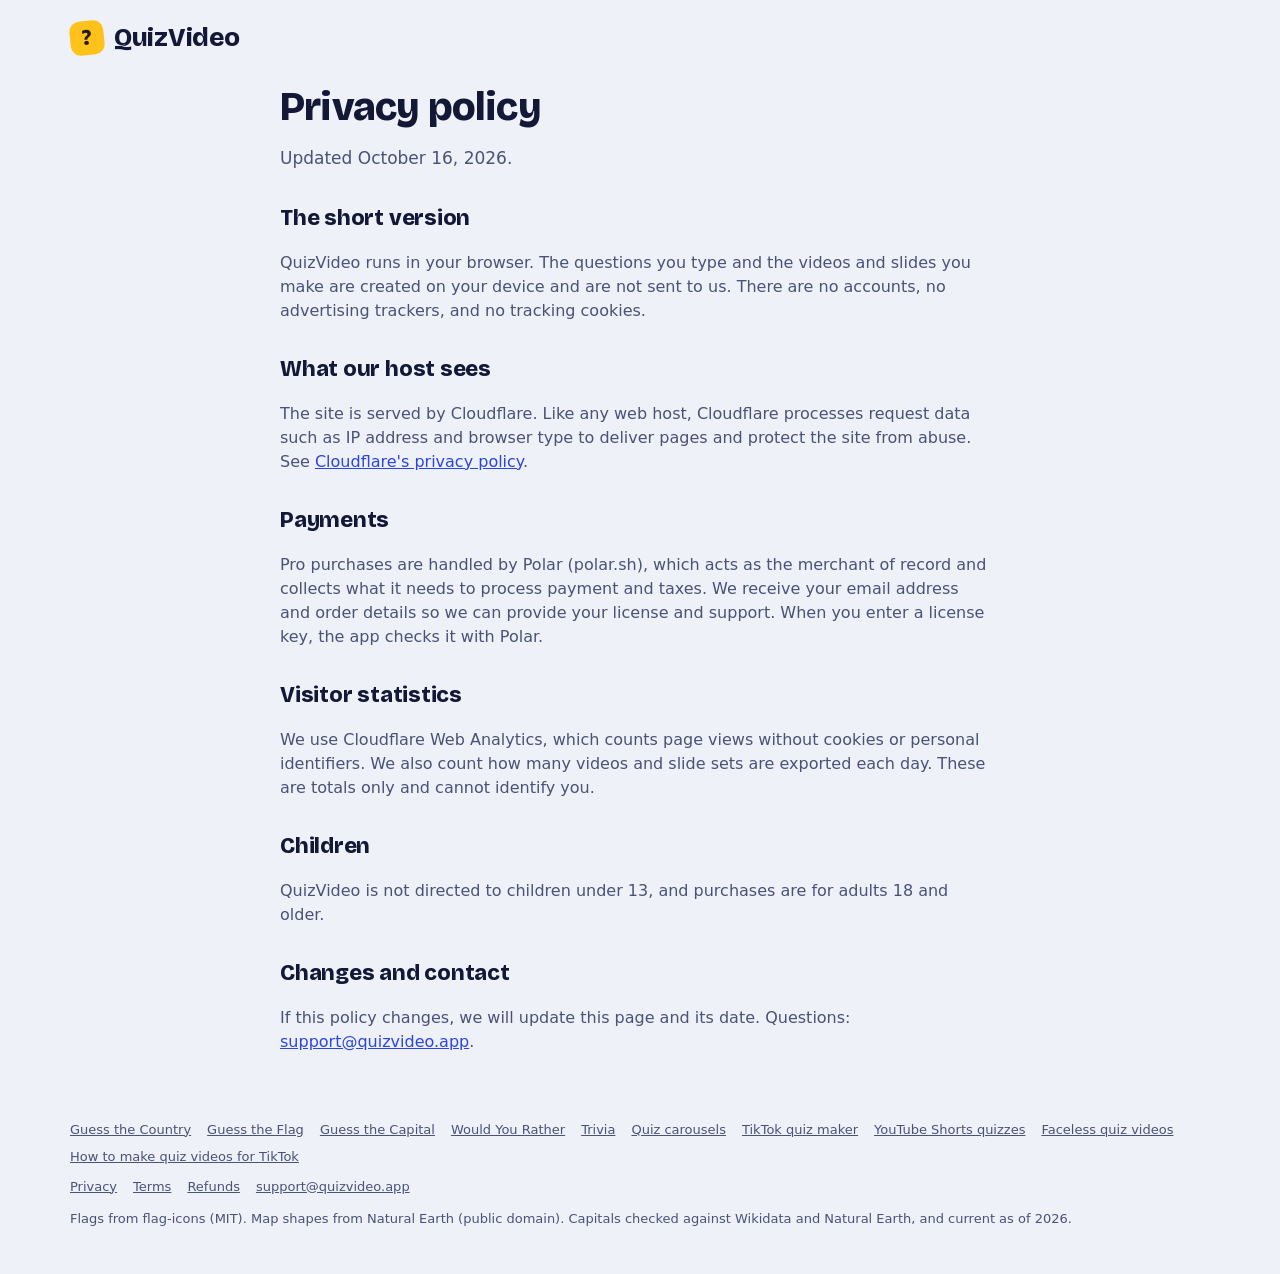
<file: privacy.html>
<!doctype html>
<html lang="en">
<head>
<meta charset="utf-8">
<meta name="viewport" content="width=device-width, initial-scale=1, viewport-fit=cover">
<title>Privacy Policy | QuizVideo</title>
<meta name="description" content="How QuizVideo handles your data: videos are made on your device and nothing you create is uploaded.">
<meta name="theme-color" content="#0C1130">
<link rel="canonical" href="https://quizvideo.app/privacy">
<meta property="og:type" content="article">
<meta property="og:site_name" content="QuizVideo">
<meta property="og:title" content="Privacy Policy | QuizVideo">
<meta property="og:description" content="How QuizVideo handles your data: videos are made on your device and nothing you create is uploaded.">
<meta property="og:url" content="https://quizvideo.app/privacy">
<meta name="twitter:card" content="summary_large_image">
<meta property="og:image" content="https://quizvideo.app/og.png">
<meta property="og:image:width" content="1200">
<meta property="og:image:height" content="630">
<meta property="og:image:alt" content="QuizVideo: quiz videos for TikTok, Reels and Shorts">
<link rel="icon" href="/favicon.svg" type="image/svg+xml">
<link rel="stylesheet" href="/fonts.css">
<link rel="stylesheet" href="/app.css">
</head>
<body>
<header class="site"><a class="brand" href="/"><span class="mark" aria-hidden="true">?</span>QuizVideo</a></header>
<main class="doc">
<h1>Privacy policy</h1>
<p class="lede">Updated October 16, 2026.</p>
<h2>The short version</h2>
<p>QuizVideo runs in your browser. The questions you type and the videos and slides you make are created on your device and are not sent to us. There are no accounts, no advertising trackers, and no tracking cookies.</p>
<h2>What our host sees</h2>
<p>The site is served by Cloudflare. Like any web host, Cloudflare processes request data such as IP address and browser type to deliver pages and protect the site from abuse. See <a href="https://www.cloudflare.com/privacypolicy/">Cloudflare's privacy policy</a>.</p>
<h2>Payments</h2>
<p>Pro purchases are handled by Polar (polar.sh), which acts as the merchant of record and collects what it needs to process payment and taxes. We receive your email address and order details so we can provide your license and support. When you enter a license key, the app checks it with Polar.</p>
<h2>Visitor statistics</h2>
<p>We use Cloudflare Web Analytics, which counts page views without cookies or personal identifiers. We also count how many videos and slide sets are exported each day. These are totals only and cannot identify you.</p>
<h2>Children</h2>
<p>QuizVideo is not directed to children under 13, and purchases are for adults 18 and older.</p>
<h2>Changes and contact</h2>
<p>If this policy changes, we will update this page and its date. Questions: <a href="mailto:support@quizvideo.app">support@quizvideo.app</a>.</p>
</main>
<footer class="site-foot">
  <nav aria-label="Formats"><a href="/guess-the-country-video-maker">Guess the Country</a><a href="/guess-the-flag-video-maker">Guess the Flag</a><a href="/guess-the-capital-video-maker">Guess the Capital</a><a href="/would-you-rather-video-maker">Would You Rather</a><a href="/trivia-quiz-video-maker">Trivia</a><a href="/quiz-carousel-maker">Quiz carousels</a><a href="/tiktok-quiz-maker">TikTok quiz maker</a><a href="/youtube-shorts-quiz-maker">YouTube Shorts quizzes</a><a href="/faceless-quiz-video-maker">Faceless quiz videos</a><a href="/how-to-make-quiz-videos-for-tiktok">How to make quiz videos for TikTok</a></nav>
  <nav aria-label="Legal"><a href="/privacy">Privacy</a><a href="/terms">Terms</a><a href="/refunds">Refunds</a><a href="mailto:support@quizvideo.app">support@quizvideo.app</a></nav>
  <p>Flags from flag-icons (MIT). Map shapes from Natural Earth (public domain). Capitals checked against Wikidata and Natural Earth, and current as of 2026.</p>
</footer>
</body>
</html>
</file>
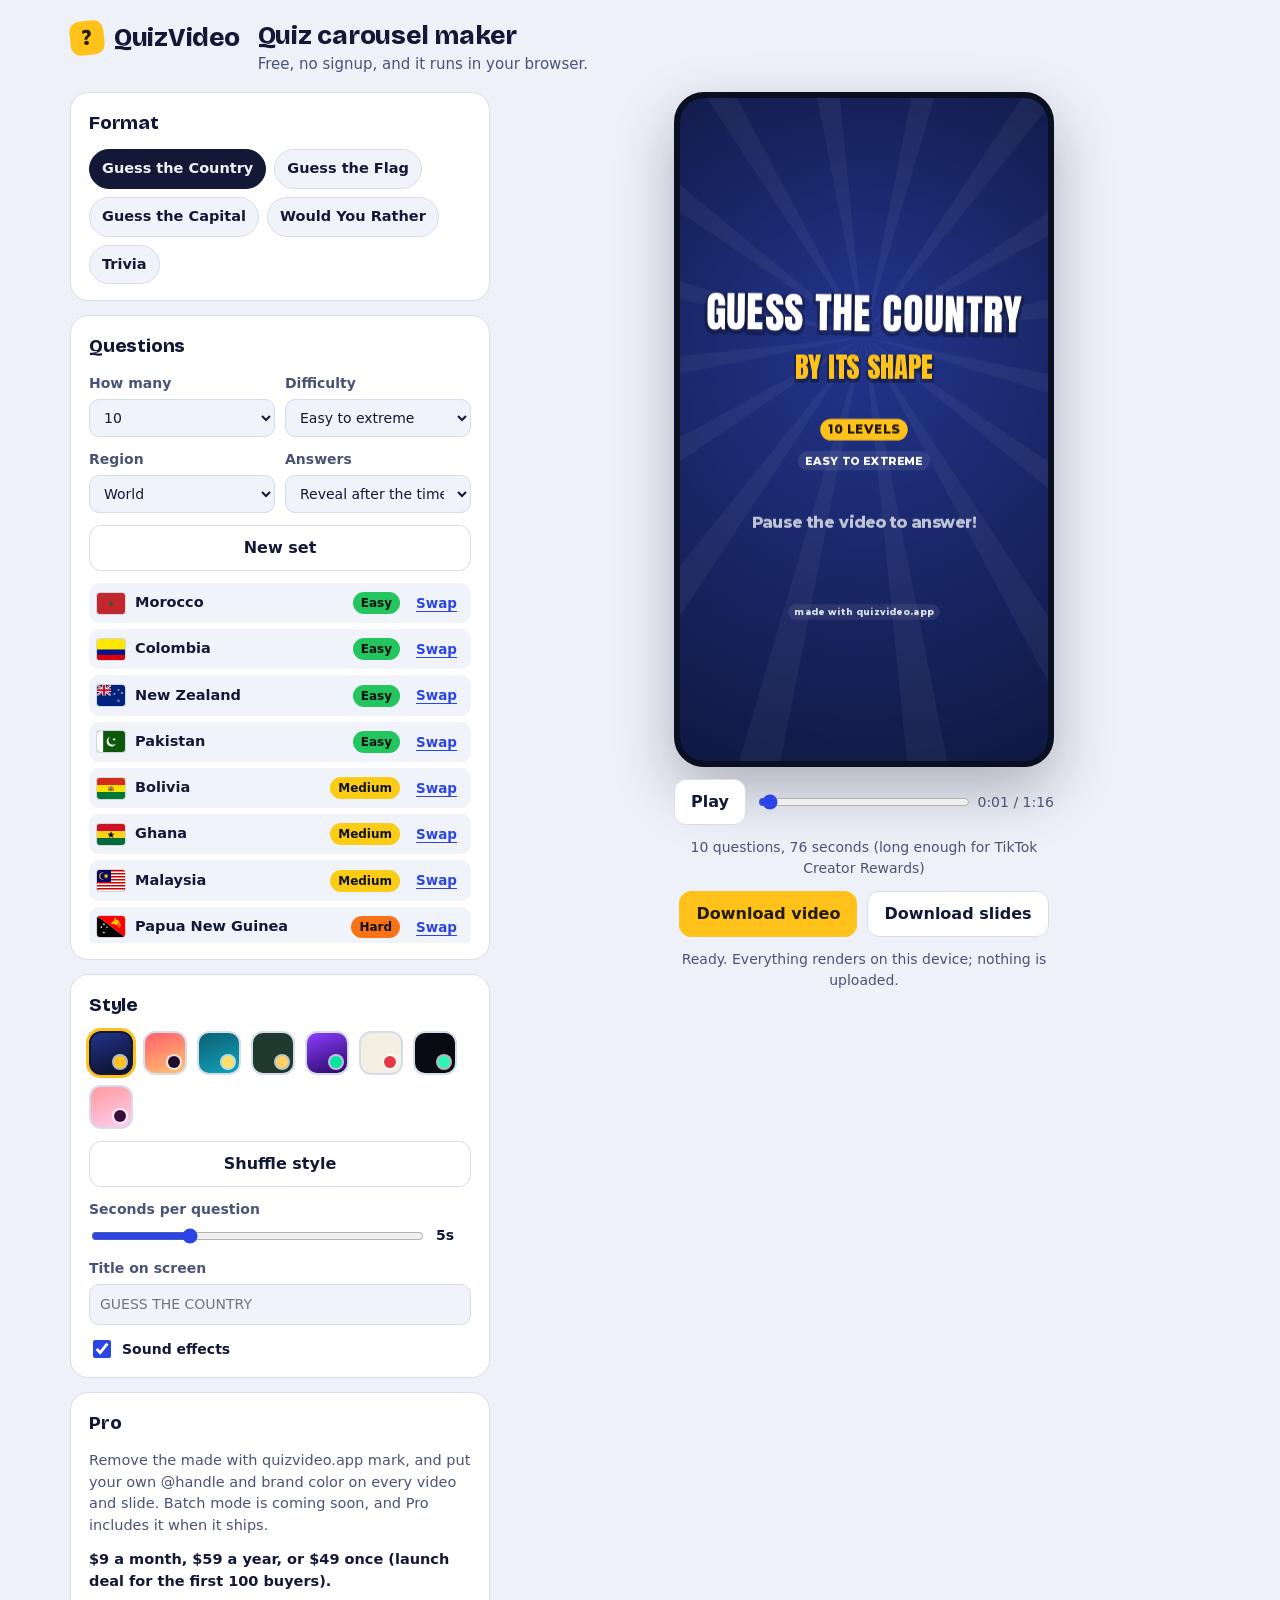
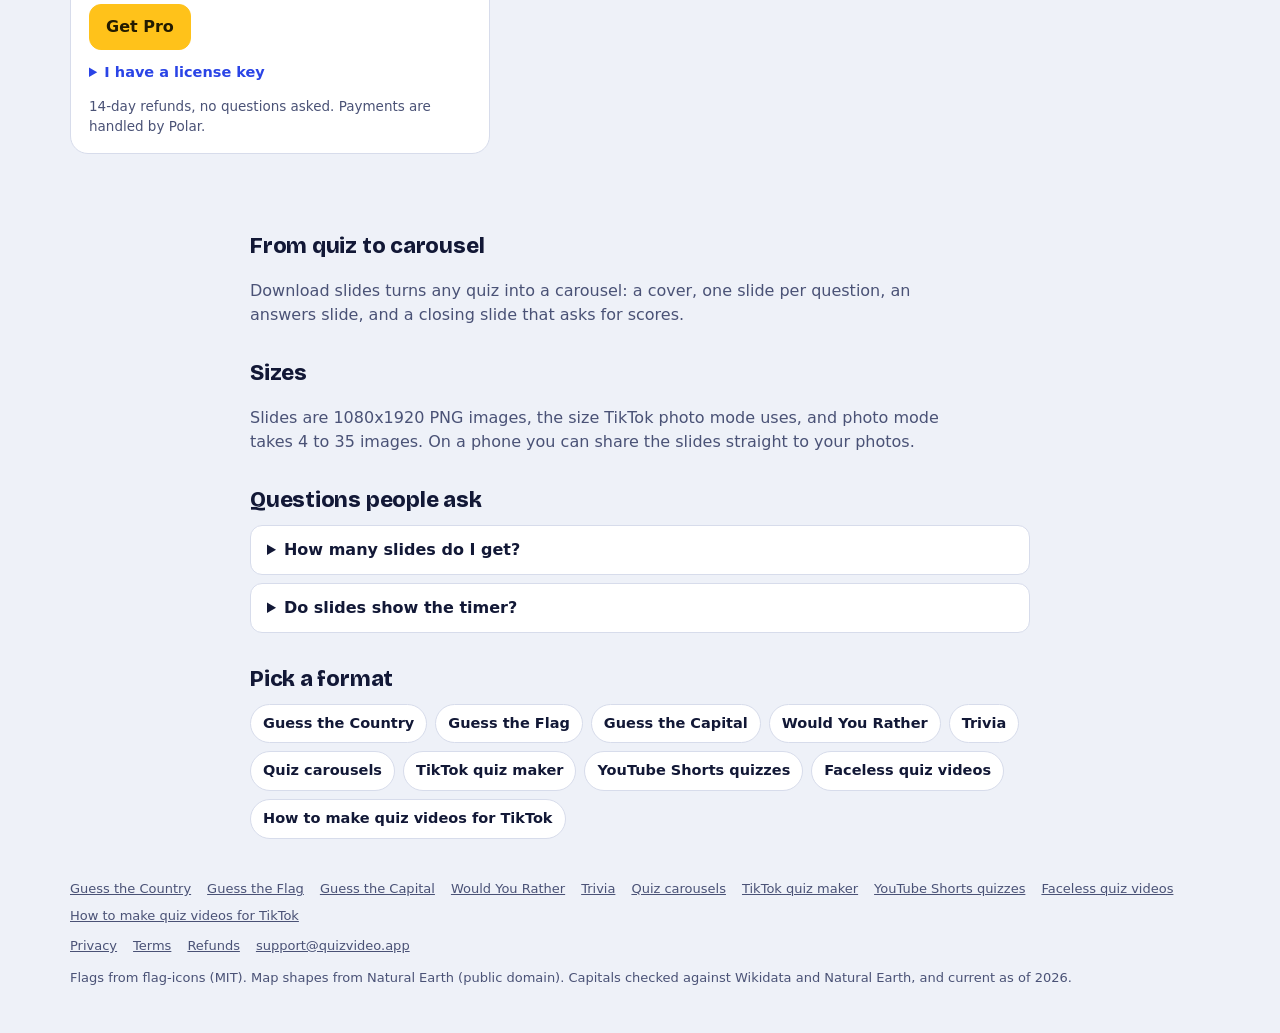
<file: quiz-carousel-maker.html>
<!doctype html>
<html lang="en">
<head>
<meta charset="utf-8">
<meta name="viewport" content="width=device-width, initial-scale=1, viewport-fit=cover">
<title>Quiz Carousel Maker for TikTok Photo Mode | QuizVideo</title>
<meta name="description" content="Turn a quiz into carousel slides: a cover, one slide per question, an answers slide and an ending. 1080x1920 PNGs for TikTok photo mode. Free.">
<meta name="theme-color" content="#0C1130">
<link rel="canonical" href="https://quizvideo.app/quiz-carousel-maker">
<meta property="og:type" content="website">
<meta property="og:site_name" content="QuizVideo">
<meta property="og:title" content="Quiz Carousel Maker for TikTok Photo Mode | QuizVideo">
<meta property="og:description" content="Turn a quiz into carousel slides: a cover, one slide per question, an answers slide and an ending. 1080x1920 PNGs for TikTok photo mode. Free.">
<meta property="og:url" content="https://quizvideo.app/quiz-carousel-maker">
<meta name="twitter:card" content="summary_large_image">
<meta property="og:image" content="https://quizvideo.app/og.png">
<meta property="og:image:width" content="1200">
<meta property="og:image:height" content="630">
<meta property="og:image:alt" content="QuizVideo: quiz videos for TikTok, Reels and Shorts">
<link rel="icon" href="/favicon.svg" type="image/svg+xml">
<!--QV:FONTS--><link rel="stylesheet" href="/fonts.css"><!--/QV:FONTS-->
<!--QV:CSS--><link rel="stylesheet" href="/app.css"><!--/QV:CSS-->
<!--QV:IMPORTMAP--><script type="importmap">{"imports":{"mediabunny":"/mediabunny.min.mjs","@mediabunny/aac-encoder":"/mediabunny-aac-encoder.min.mjs","fflate":"/fflate.mjs"}}</script><!--/QV:IMPORTMAP-->
<!--QV:APP--><script type="module" src="/app.js"></script><!--/QV:APP-->
</head>
<body>
<header class="site">
  <a class="brand" href="/"><span class="mark" aria-hidden="true">?</span>QuizVideo</a>
  <div class="intro"><h1 class="h1">Quiz carousel maker</h1><p class="tag">Free, no signup, and it runs in your browser.</p></div>
</header>

<main class="studio">
  <section class="stage" aria-label="Preview and export">
    <div class="phone"><canvas id="preview" width="540" height="960" aria-label="Video preview"></canvas></div>
    <div class="transport">
      <button id="play" type="button" class="btn" aria-pressed="false">Play</button>
      <input id="scrub" type="range" min="0" max="1000" value="0" aria-label="Seek through the video">
      <span id="time" class="time">0:00 / 0:00</span>
    </div>
    <p id="meta" class="meta"></p>
    <div class="exports">
      <button id="export-video" type="button" class="btn primary">Download video</button>
      <button id="export-slides" type="button" class="btn">Download slides</button>
    </div>
    <progress id="progress" max="1" value="0" hidden></progress>
    <p id="status" class="status" role="status" aria-live="polite">Loading...</p>
  </section>

  <section class="controls" aria-label="Settings">
    <div class="group">
      <h2>Format</h2>
      <div class="formats" role="radiogroup" aria-label="Format">
        <button type="button" role="radio" data-format="country" aria-checked="true">Guess the Country</button>
        <button type="button" role="radio" data-format="flag" aria-checked="false">Guess the Flag</button>
        <button type="button" role="radio" data-format="capital" aria-checked="false">Guess the Capital</button>
        <button type="button" role="radio" data-format="wyr" aria-checked="false">Would You Rather</button>
        <button type="button" role="radio" data-format="trivia" aria-checked="false">Trivia</button>
      </div>
    </div>

    <div class="group" id="geo-controls">
      <h2>Questions</h2>
      <div class="row">
        <label>How many
          <select id="count">
            <option>5</option><option>6</option><option>7</option><option>8</option><option>9</option>
            <option selected>10</option><option>12</option><option>15</option>
          </select>
        </label>
        <label>Difficulty
          <select id="difficulty">
            <option value="ramp" selected>Easy to extreme</option>
            <option value="easy">Easy</option><option value="medium">Medium</option>
            <option value="hard">Hard</option><option value="extreme">Extreme</option>
          </select>
        </label>
      </div>
      <div class="row">
        <label>Region
          <select id="region">
            <option>World</option><option>Europe</option><option>Asia</option><option>Africa</option>
            <option>North America</option><option>South America</option><option>Oceania</option>
          </select>
        </label>
        <label>Answers
          <select id="mode">
            <option value="reveal" selected>Reveal after the timer</option>
            <option value="choice">Multiple choice</option>
          </select>
        </label>
      </div>
      <button id="new-set" type="button" class="btn">New set</button>
      <ol id="items" class="items"></ol>
    </div>

    <div class="group" id="wyr-controls" hidden>
      <h2>Questions</h2>
      <label for="wyr-text">One per line, as option A | option B. Only add percentages (| 62 | 38) if you have real poll results.</label>
      <textarea id="wyr-text" rows="9" spellcheck="true"></textarea>
    </div>

    <div class="group" id="trivia-controls" hidden>
      <h2>Questions</h2>
      <label for="trivia-text">One per line, as question | right answer | wrong | wrong | wrong. For true or false, write statement | True.</label>
      <textarea id="trivia-text" rows="9" spellcheck="true"></textarea>
    </div>

    <div class="group">
      <h2>Style</h2>
      <div class="themes" id="themes" role="radiogroup" aria-label="Theme"></div>
      <button id="shuffle-style" type="button" class="btn">Shuffle style</button>
      <label class="range">Seconds per question
        <span class="range-row"><input id="seconds" type="range" min="3" max="10" value="5"><output id="seconds-out" for="seconds">5s</output></span>
      </label>
      <label>Title on screen
        <input id="title" type="text" maxlength="40" placeholder="GUESS THE COUNTRY" autocomplete="off">
      </label>
      <label class="check"><input id="sound" type="checkbox" checked> Sound effects</label>
    </div>

    <div class="group pro">
      <h2>Pro <span class="soon">coming soon</span></h2>
      <p>Remove the watermark, make a week of videos at once from a spreadsheet, and use your own colors and handle.</p>
    </div>
  </section>
</main>
<section class="info">
<h2>From quiz to carousel</h2>
<p>Download slides turns any quiz into a carousel: a cover, one slide per question, an answers slide, and a closing slide that asks for scores.</p>
<h2>Sizes</h2>
<p>Slides are 1080x1920 PNG images, the size TikTok photo mode uses, and photo mode takes 4 to 35 images. On a phone you can share the slides straight to your photos.</p>
<h2>Questions people ask</h2>
<details><summary>How many slides do I get?</summary><p>One per question plus three: the cover, the answers, and the ending. A 10-question quiz gives 13 slides.</p></details>
<details><summary>Do slides show the timer?</summary><p>No. Slides show the question and ask viewers to swipe for the answers.</p></details>
<h2>Pick a format</h2>
<ul class="links"><li><a href="/guess-the-country-video-maker">Guess the Country</a></li><li><a href="/guess-the-flag-video-maker">Guess the Flag</a></li><li><a href="/guess-the-capital-video-maker">Guess the Capital</a></li><li><a href="/would-you-rather-video-maker">Would You Rather</a></li><li><a href="/trivia-quiz-video-maker">Trivia</a></li><li><a href="/quiz-carousel-maker">Quiz carousels</a></li><li><a href="/tiktok-quiz-maker">TikTok quiz maker</a></li><li><a href="/youtube-shorts-quiz-maker">YouTube Shorts quizzes</a></li><li><a href="/faceless-quiz-video-maker">Faceless quiz videos</a></li><li><a href="/how-to-make-quiz-videos-for-tiktok">How to make quiz videos for TikTok</a></li></ul>
</section>

<footer class="site-foot">
  <nav aria-label="Formats"><a href="/guess-the-country-video-maker">Guess the Country</a><a href="/guess-the-flag-video-maker">Guess the Flag</a><a href="/guess-the-capital-video-maker">Guess the Capital</a><a href="/would-you-rather-video-maker">Would You Rather</a><a href="/trivia-quiz-video-maker">Trivia</a><a href="/quiz-carousel-maker">Quiz carousels</a><a href="/tiktok-quiz-maker">TikTok quiz maker</a><a href="/youtube-shorts-quiz-maker">YouTube Shorts quizzes</a><a href="/faceless-quiz-video-maker">Faceless quiz videos</a><a href="/how-to-make-quiz-videos-for-tiktok">How to make quiz videos for TikTok</a></nav>
  <nav aria-label="Legal"><a href="/privacy">Privacy</a><a href="/terms">Terms</a><a href="/refunds">Refunds</a><a href="mailto:support@quizvideo.app">support@quizvideo.app</a></nav>
  <p>Flags from flag-icons (MIT). Map shapes from Natural Earth (public domain). Capitals checked against Wikidata and Natural Earth, and current as of 2026.</p>
</footer>
</body>
</html>
</file>
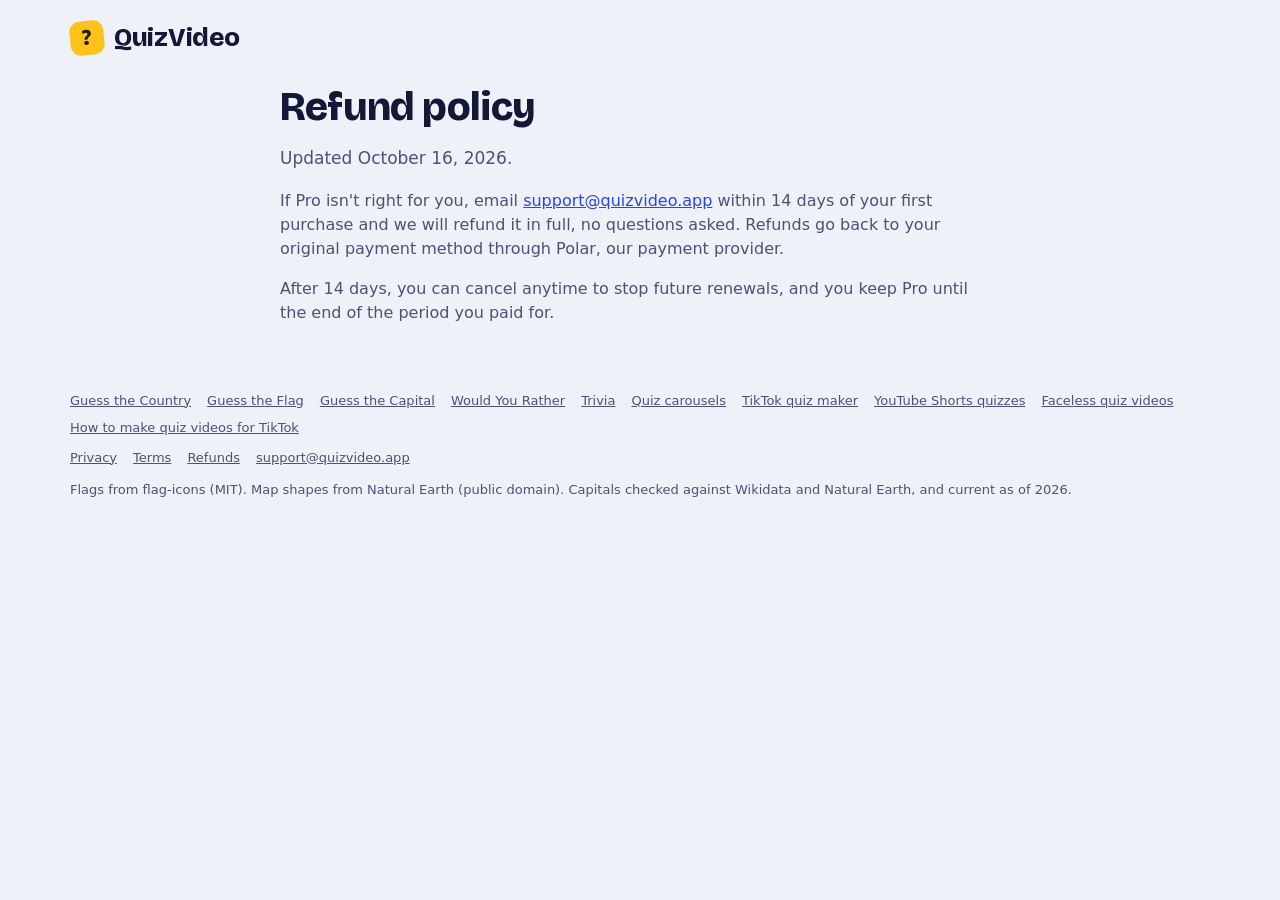
<file: refunds.html>
<!doctype html>
<html lang="en">
<head>
<meta charset="utf-8">
<meta name="viewport" content="width=device-width, initial-scale=1, viewport-fit=cover">
<title>Refund Policy | QuizVideo</title>
<meta name="description" content="QuizVideo Pro comes with a 14-day, no-questions refund.">
<meta name="theme-color" content="#0C1130">
<link rel="canonical" href="https://quizvideo.app/refunds">
<meta property="og:type" content="article">
<meta property="og:site_name" content="QuizVideo">
<meta property="og:title" content="Refund Policy | QuizVideo">
<meta property="og:description" content="QuizVideo Pro comes with a 14-day, no-questions refund.">
<meta property="og:url" content="https://quizvideo.app/refunds">
<meta name="twitter:card" content="summary_large_image">
<meta property="og:image" content="https://quizvideo.app/og.png">
<meta property="og:image:width" content="1200">
<meta property="og:image:height" content="630">
<meta property="og:image:alt" content="QuizVideo: quiz videos for TikTok, Reels and Shorts">
<link rel="icon" href="/favicon.svg" type="image/svg+xml">
<link rel="stylesheet" href="/fonts.css">
<link rel="stylesheet" href="/app.css">
</head>
<body>
<header class="site"><a class="brand" href="/"><span class="mark" aria-hidden="true">?</span>QuizVideo</a></header>
<main class="doc">
<h1>Refund policy</h1>
<p class="lede">Updated October 16, 2026.</p>
<p>If Pro isn't right for you, email <a href="mailto:support@quizvideo.app">support@quizvideo.app</a> within 14 days of your first purchase and we will refund it in full, no questions asked. Refunds go back to your original payment method through Polar, our payment provider.</p>
<p>After 14 days, you can cancel anytime to stop future renewals, and you keep Pro until the end of the period you paid for.</p>
</main>
<footer class="site-foot">
  <nav aria-label="Formats"><a href="/guess-the-country-video-maker">Guess the Country</a><a href="/guess-the-flag-video-maker">Guess the Flag</a><a href="/guess-the-capital-video-maker">Guess the Capital</a><a href="/would-you-rather-video-maker">Would You Rather</a><a href="/trivia-quiz-video-maker">Trivia</a><a href="/quiz-carousel-maker">Quiz carousels</a><a href="/tiktok-quiz-maker">TikTok quiz maker</a><a href="/youtube-shorts-quiz-maker">YouTube Shorts quizzes</a><a href="/faceless-quiz-video-maker">Faceless quiz videos</a><a href="/how-to-make-quiz-videos-for-tiktok">How to make quiz videos for TikTok</a></nav>
  <nav aria-label="Legal"><a href="/privacy">Privacy</a><a href="/terms">Terms</a><a href="/refunds">Refunds</a><a href="mailto:support@quizvideo.app">support@quizvideo.app</a></nav>
  <p>Flags from flag-icons (MIT). Map shapes from Natural Earth (public domain). Capitals checked against Wikidata and Natural Earth, and current as of 2026.</p>
</footer>
</body>
</html>
</file>
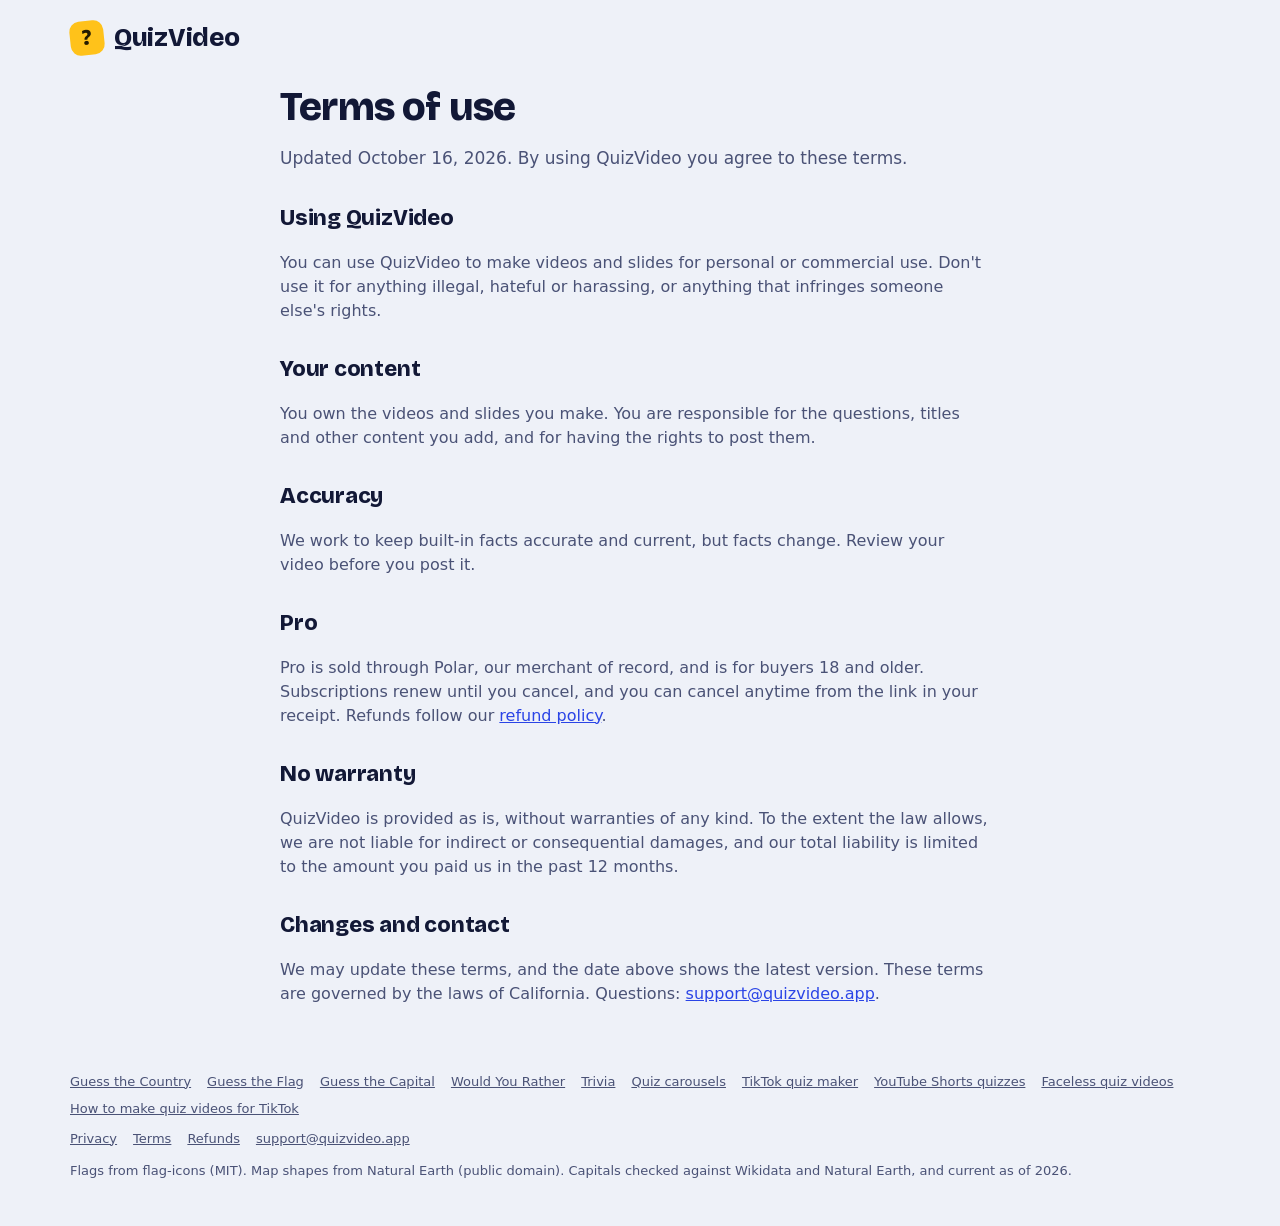
<file: terms.html>
<!doctype html>
<html lang="en">
<head>
<meta charset="utf-8">
<meta name="viewport" content="width=device-width, initial-scale=1, viewport-fit=cover">
<title>Terms of Use | QuizVideo</title>
<meta name="description" content="The terms for using QuizVideo, the free in-browser quiz video maker.">
<meta name="theme-color" content="#0C1130">
<link rel="canonical" href="https://quizvideo.app/terms">
<meta property="og:type" content="article">
<meta property="og:site_name" content="QuizVideo">
<meta property="og:title" content="Terms of Use | QuizVideo">
<meta property="og:description" content="The terms for using QuizVideo, the free in-browser quiz video maker.">
<meta property="og:url" content="https://quizvideo.app/terms">
<meta name="twitter:card" content="summary_large_image">
<meta property="og:image" content="https://quizvideo.app/og.png">
<meta property="og:image:width" content="1200">
<meta property="og:image:height" content="630">
<meta property="og:image:alt" content="QuizVideo: quiz videos for TikTok, Reels and Shorts">
<link rel="icon" href="/favicon.svg" type="image/svg+xml">
<link rel="stylesheet" href="/fonts.css">
<link rel="stylesheet" href="/app.css">
</head>
<body>
<header class="site"><a class="brand" href="/"><span class="mark" aria-hidden="true">?</span>QuizVideo</a></header>
<main class="doc">
<h1>Terms of use</h1>
<p class="lede">Updated October 16, 2026. By using QuizVideo you agree to these terms.</p>
<h2>Using QuizVideo</h2>
<p>You can use QuizVideo to make videos and slides for personal or commercial use. Don't use it for anything illegal, hateful or harassing, or anything that infringes someone else's rights.</p>
<h2>Your content</h2>
<p>You own the videos and slides you make. You are responsible for the questions, titles and other content you add, and for having the rights to post them.</p>
<h2>Accuracy</h2>
<p>We work to keep built-in facts accurate and current, but facts change. Review your video before you post it.</p>
<h2>Pro</h2>
<p>Pro is sold through Polar, our merchant of record, and is for buyers 18 and older. Subscriptions renew until you cancel, and you can cancel anytime from the link in your receipt. Refunds follow our <a href="/refunds">refund policy</a>.</p>
<h2>No warranty</h2>
<p>QuizVideo is provided as is, without warranties of any kind. To the extent the law allows, we are not liable for indirect or consequential damages, and our total liability is limited to the amount you paid us in the past 12 months.</p>
<h2>Changes and contact</h2>
<p>We may update these terms, and the date above shows the latest version. These terms are governed by the laws of California. Questions: <a href="mailto:support@quizvideo.app">support@quizvideo.app</a>.</p>
</main>
<footer class="site-foot">
  <nav aria-label="Formats"><a href="/guess-the-country-video-maker">Guess the Country</a><a href="/guess-the-flag-video-maker">Guess the Flag</a><a href="/guess-the-capital-video-maker">Guess the Capital</a><a href="/would-you-rather-video-maker">Would You Rather</a><a href="/trivia-quiz-video-maker">Trivia</a><a href="/quiz-carousel-maker">Quiz carousels</a><a href="/tiktok-quiz-maker">TikTok quiz maker</a><a href="/youtube-shorts-quiz-maker">YouTube Shorts quizzes</a><a href="/faceless-quiz-video-maker">Faceless quiz videos</a><a href="/how-to-make-quiz-videos-for-tiktok">How to make quiz videos for TikTok</a></nav>
  <nav aria-label="Legal"><a href="/privacy">Privacy</a><a href="/terms">Terms</a><a href="/refunds">Refunds</a><a href="mailto:support@quizvideo.app">support@quizvideo.app</a></nav>
  <p>Flags from flag-icons (MIT). Map shapes from Natural Earth (public domain). Capitals checked against Wikidata and Natural Earth, and current as of 2026.</p>
</footer>
</body>
</html>
</file>
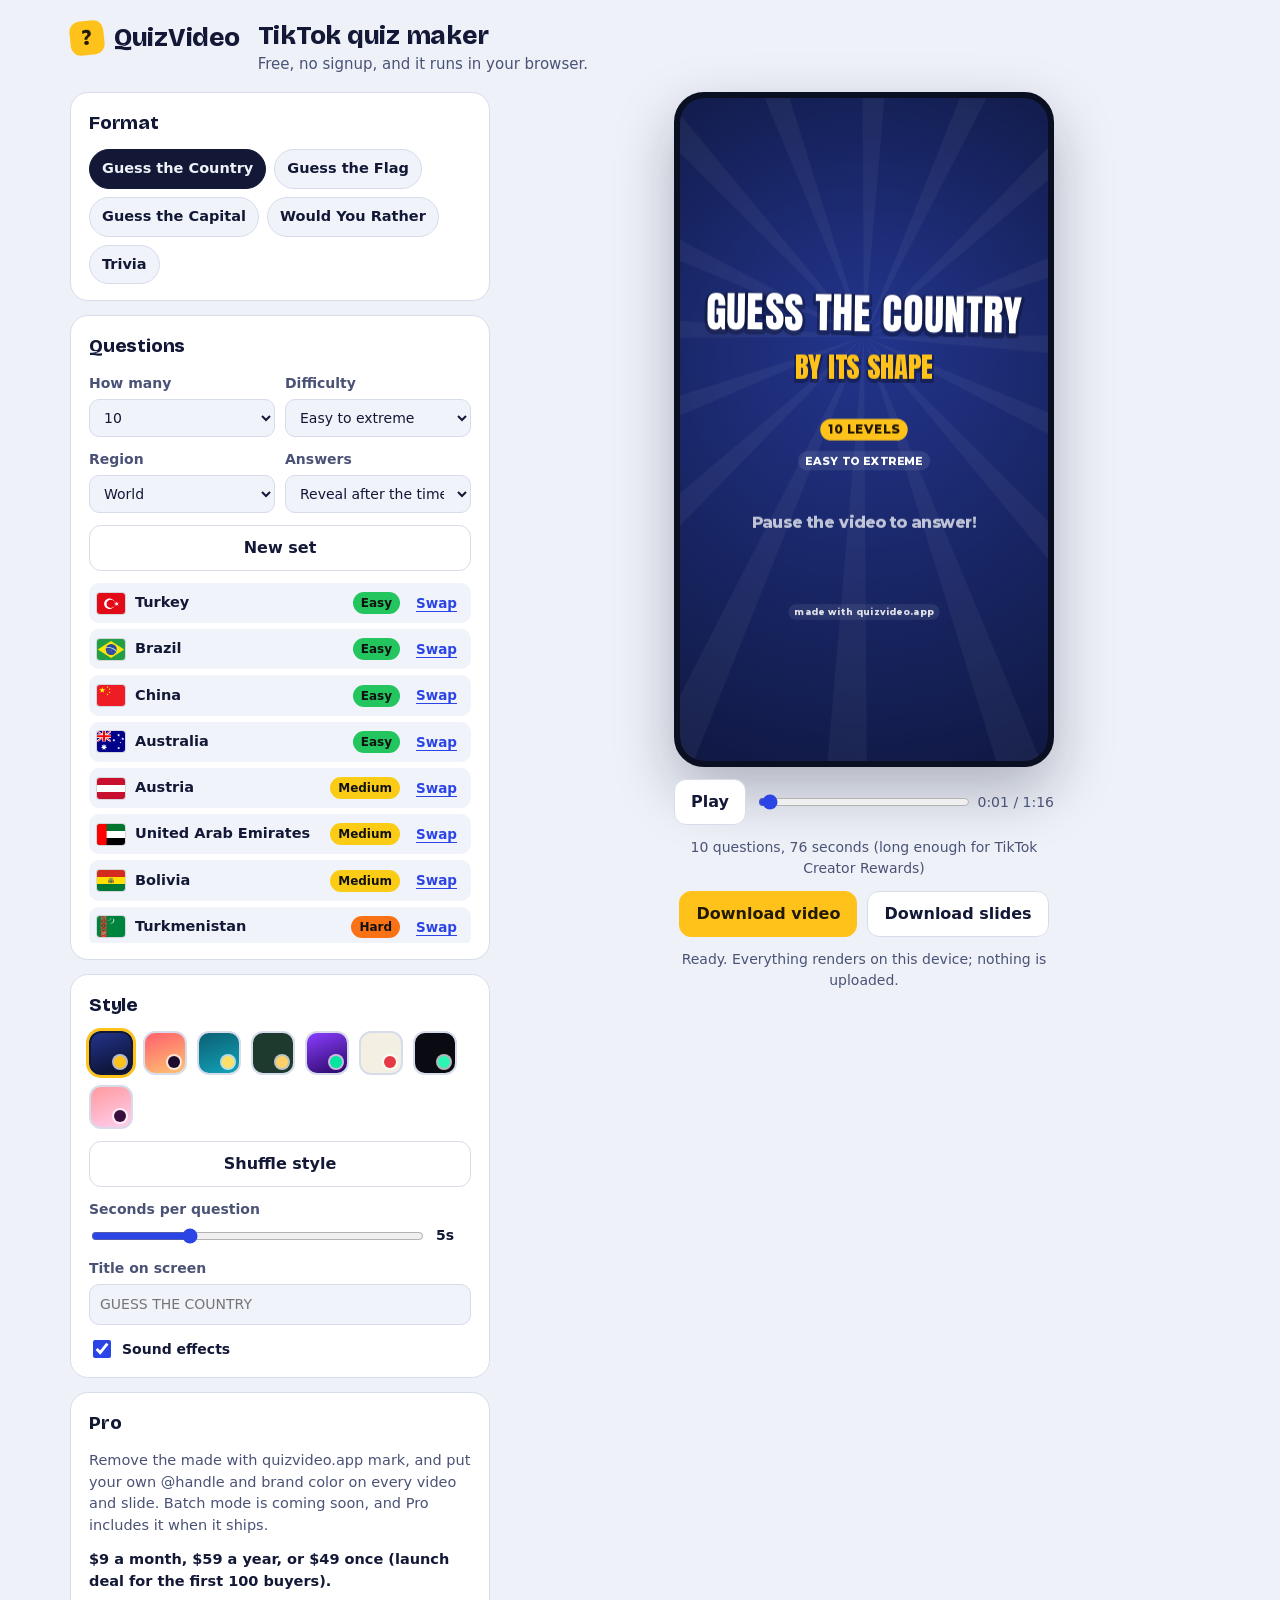
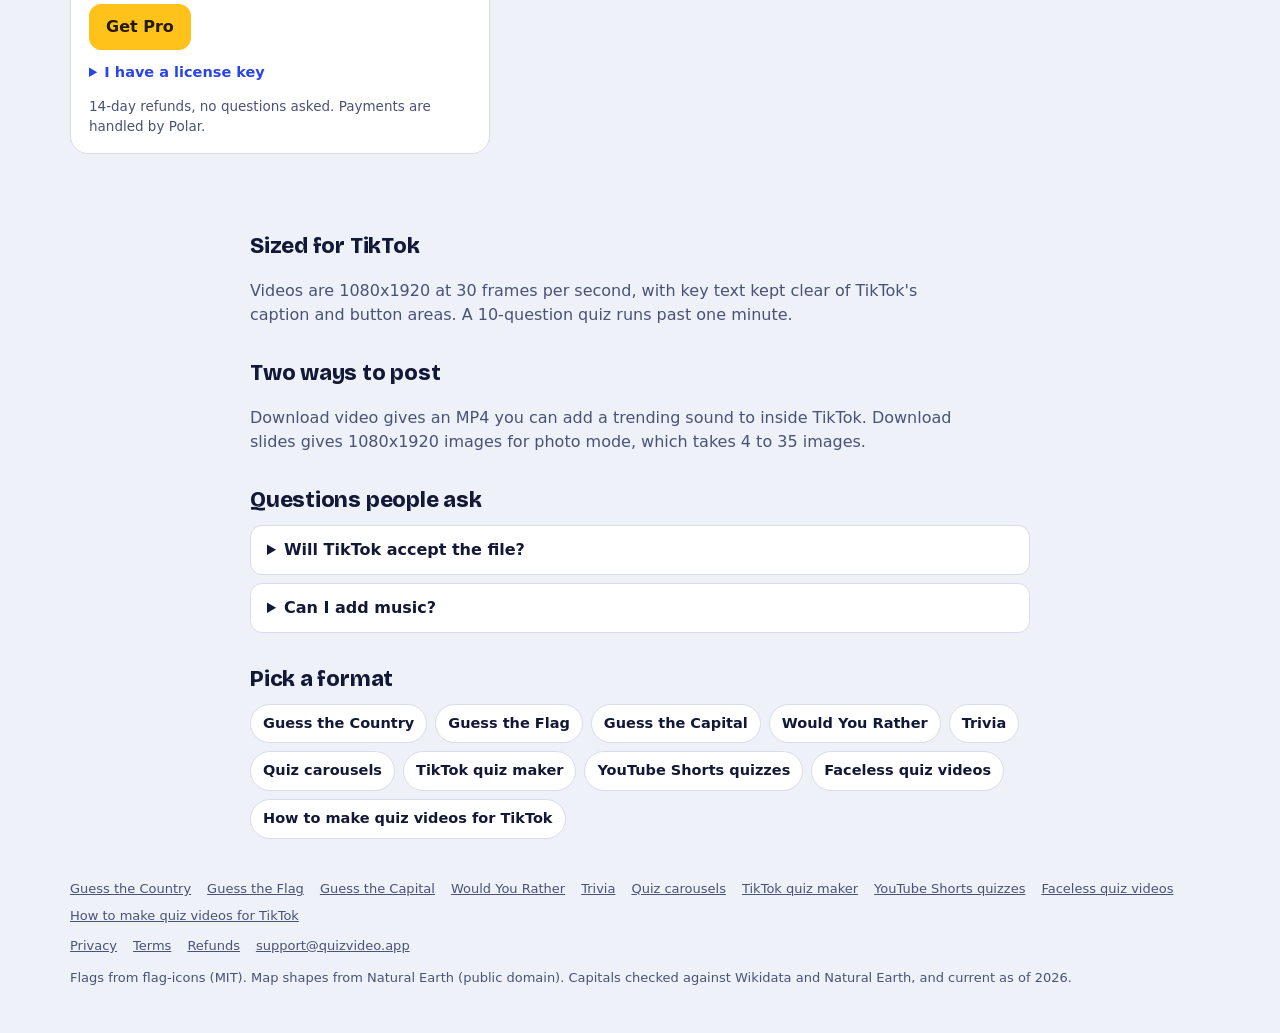
<file: tiktok-quiz-maker.html>
<!doctype html>
<html lang="en">
<head>
<meta charset="utf-8">
<meta name="viewport" content="width=device-width, initial-scale=1, viewport-fit=cover">
<title>TikTok Quiz Maker: Free 9:16 Quiz Videos | QuizVideo</title>
<meta name="description" content="Make quiz videos sized for TikTok: 1080x1920, over a minute long, with layouts that stay clear of the caption, plus photo mode slides. Five formats, free.">
<meta name="theme-color" content="#0C1130">
<link rel="canonical" href="https://quizvideo.app/tiktok-quiz-maker">
<meta property="og:type" content="website">
<meta property="og:site_name" content="QuizVideo">
<meta property="og:title" content="TikTok Quiz Maker: Free 9:16 Quiz Videos | QuizVideo">
<meta property="og:description" content="Make quiz videos sized for TikTok: 1080x1920, over a minute long, with layouts that stay clear of the caption, plus photo mode slides. Five formats, free.">
<meta property="og:url" content="https://quizvideo.app/tiktok-quiz-maker">
<meta name="twitter:card" content="summary_large_image">
<meta property="og:image" content="https://quizvideo.app/og.png">
<meta property="og:image:width" content="1200">
<meta property="og:image:height" content="630">
<meta property="og:image:alt" content="QuizVideo: quiz videos for TikTok, Reels and Shorts">
<link rel="icon" href="/favicon.svg" type="image/svg+xml">
<!--QV:FONTS--><link rel="stylesheet" href="/fonts.css"><!--/QV:FONTS-->
<!--QV:CSS--><link rel="stylesheet" href="/app.css"><!--/QV:CSS-->
<!--QV:IMPORTMAP--><script type="importmap">{"imports":{"mediabunny":"/mediabunny.min.mjs","@mediabunny/aac-encoder":"/mediabunny-aac-encoder.min.mjs","fflate":"/fflate.mjs"}}</script><!--/QV:IMPORTMAP-->
<!--QV:APP--><script type="module" src="/app.js"></script><!--/QV:APP-->
</head>
<body>
<header class="site">
  <a class="brand" href="/"><span class="mark" aria-hidden="true">?</span>QuizVideo</a>
  <div class="intro"><h1 class="h1">TikTok quiz maker</h1><p class="tag">Free, no signup, and it runs in your browser.</p></div>
</header>

<main class="studio">
  <section class="stage" aria-label="Preview and export">
    <div class="phone"><canvas id="preview" width="540" height="960" aria-label="Video preview"></canvas></div>
    <div class="transport">
      <button id="play" type="button" class="btn" aria-pressed="false">Play</button>
      <input id="scrub" type="range" min="0" max="1000" value="0" aria-label="Seek through the video">
      <span id="time" class="time">0:00 / 0:00</span>
    </div>
    <p id="meta" class="meta"></p>
    <div class="exports">
      <button id="export-video" type="button" class="btn primary">Download video</button>
      <button id="export-slides" type="button" class="btn">Download slides</button>
    </div>
    <progress id="progress" max="1" value="0" hidden></progress>
    <p id="status" class="status" role="status" aria-live="polite">Loading...</p>
  </section>

  <section class="controls" aria-label="Settings">
    <div class="group">
      <h2>Format</h2>
      <div class="formats" role="radiogroup" aria-label="Format">
        <button type="button" role="radio" data-format="country" aria-checked="true">Guess the Country</button>
        <button type="button" role="radio" data-format="flag" aria-checked="false">Guess the Flag</button>
        <button type="button" role="radio" data-format="capital" aria-checked="false">Guess the Capital</button>
        <button type="button" role="radio" data-format="wyr" aria-checked="false">Would You Rather</button>
        <button type="button" role="radio" data-format="trivia" aria-checked="false">Trivia</button>
      </div>
    </div>

    <div class="group" id="geo-controls">
      <h2>Questions</h2>
      <div class="row">
        <label>How many
          <select id="count">
            <option>5</option><option>6</option><option>7</option><option>8</option><option>9</option>
            <option selected>10</option><option>12</option><option>15</option>
          </select>
        </label>
        <label>Difficulty
          <select id="difficulty">
            <option value="ramp" selected>Easy to extreme</option>
            <option value="easy">Easy</option><option value="medium">Medium</option>
            <option value="hard">Hard</option><option value="extreme">Extreme</option>
          </select>
        </label>
      </div>
      <div class="row">
        <label>Region
          <select id="region">
            <option>World</option><option>Europe</option><option>Asia</option><option>Africa</option>
            <option>North America</option><option>South America</option><option>Oceania</option>
          </select>
        </label>
        <label>Answers
          <select id="mode">
            <option value="reveal" selected>Reveal after the timer</option>
            <option value="choice">Multiple choice</option>
          </select>
        </label>
      </div>
      <button id="new-set" type="button" class="btn">New set</button>
      <ol id="items" class="items"></ol>
    </div>

    <div class="group" id="wyr-controls" hidden>
      <h2>Questions</h2>
      <label for="wyr-text">One per line, as option A | option B. Only add percentages (| 62 | 38) if you have real poll results.</label>
      <textarea id="wyr-text" rows="9" spellcheck="true"></textarea>
    </div>

    <div class="group" id="trivia-controls" hidden>
      <h2>Questions</h2>
      <label for="trivia-text">One per line, as question | right answer | wrong | wrong | wrong. For true or false, write statement | True.</label>
      <textarea id="trivia-text" rows="9" spellcheck="true"></textarea>
    </div>

    <div class="group">
      <h2>Style</h2>
      <div class="themes" id="themes" role="radiogroup" aria-label="Theme"></div>
      <button id="shuffle-style" type="button" class="btn">Shuffle style</button>
      <label class="range">Seconds per question
        <span class="range-row"><input id="seconds" type="range" min="3" max="10" value="5"><output id="seconds-out" for="seconds">5s</output></span>
      </label>
      <label>Title on screen
        <input id="title" type="text" maxlength="40" placeholder="GUESS THE COUNTRY" autocomplete="off">
      </label>
      <label class="check"><input id="sound" type="checkbox" checked> Sound effects</label>
    </div>

    <div class="group pro">
      <h2>Pro <span class="soon">coming soon</span></h2>
      <p>Remove the watermark, make a week of videos at once from a spreadsheet, and use your own colors and handle.</p>
    </div>
  </section>
</main>
<section class="info">
<h2>Sized for TikTok</h2>
<p>Videos are 1080x1920 at 30 frames per second, with key text kept clear of TikTok's caption and button areas. A 10-question quiz runs past one minute.</p>
<h2>Two ways to post</h2>
<p>Download video gives an MP4 you can add a trending sound to inside TikTok. Download slides gives 1080x1920 images for photo mode, which takes 4 to 35 images.</p>
<h2>Questions people ask</h2>
<details><summary>Will TikTok accept the file?</summary><p>Yes. It is a standard H.264 MP4.</p></details>
<details><summary>Can I add music?</summary><p>Add a sound in TikTok after you upload. The video carries light sound effects that you can keep or turn down.</p></details>
<h2>Pick a format</h2>
<ul class="links"><li><a href="/guess-the-country-video-maker">Guess the Country</a></li><li><a href="/guess-the-flag-video-maker">Guess the Flag</a></li><li><a href="/guess-the-capital-video-maker">Guess the Capital</a></li><li><a href="/would-you-rather-video-maker">Would You Rather</a></li><li><a href="/trivia-quiz-video-maker">Trivia</a></li><li><a href="/quiz-carousel-maker">Quiz carousels</a></li><li><a href="/tiktok-quiz-maker">TikTok quiz maker</a></li><li><a href="/youtube-shorts-quiz-maker">YouTube Shorts quizzes</a></li><li><a href="/faceless-quiz-video-maker">Faceless quiz videos</a></li><li><a href="/how-to-make-quiz-videos-for-tiktok">How to make quiz videos for TikTok</a></li></ul>
</section>

<footer class="site-foot">
  <nav aria-label="Formats"><a href="/guess-the-country-video-maker">Guess the Country</a><a href="/guess-the-flag-video-maker">Guess the Flag</a><a href="/guess-the-capital-video-maker">Guess the Capital</a><a href="/would-you-rather-video-maker">Would You Rather</a><a href="/trivia-quiz-video-maker">Trivia</a><a href="/quiz-carousel-maker">Quiz carousels</a><a href="/tiktok-quiz-maker">TikTok quiz maker</a><a href="/youtube-shorts-quiz-maker">YouTube Shorts quizzes</a><a href="/faceless-quiz-video-maker">Faceless quiz videos</a><a href="/how-to-make-quiz-videos-for-tiktok">How to make quiz videos for TikTok</a></nav>
  <nav aria-label="Legal"><a href="/privacy">Privacy</a><a href="/terms">Terms</a><a href="/refunds">Refunds</a><a href="mailto:support@quizvideo.app">support@quizvideo.app</a></nav>
  <p>Flags from flag-icons (MIT). Map shapes from Natural Earth (public domain). Capitals checked against Wikidata and Natural Earth, and current as of 2026.</p>
</footer>
</body>
</html>
</file>
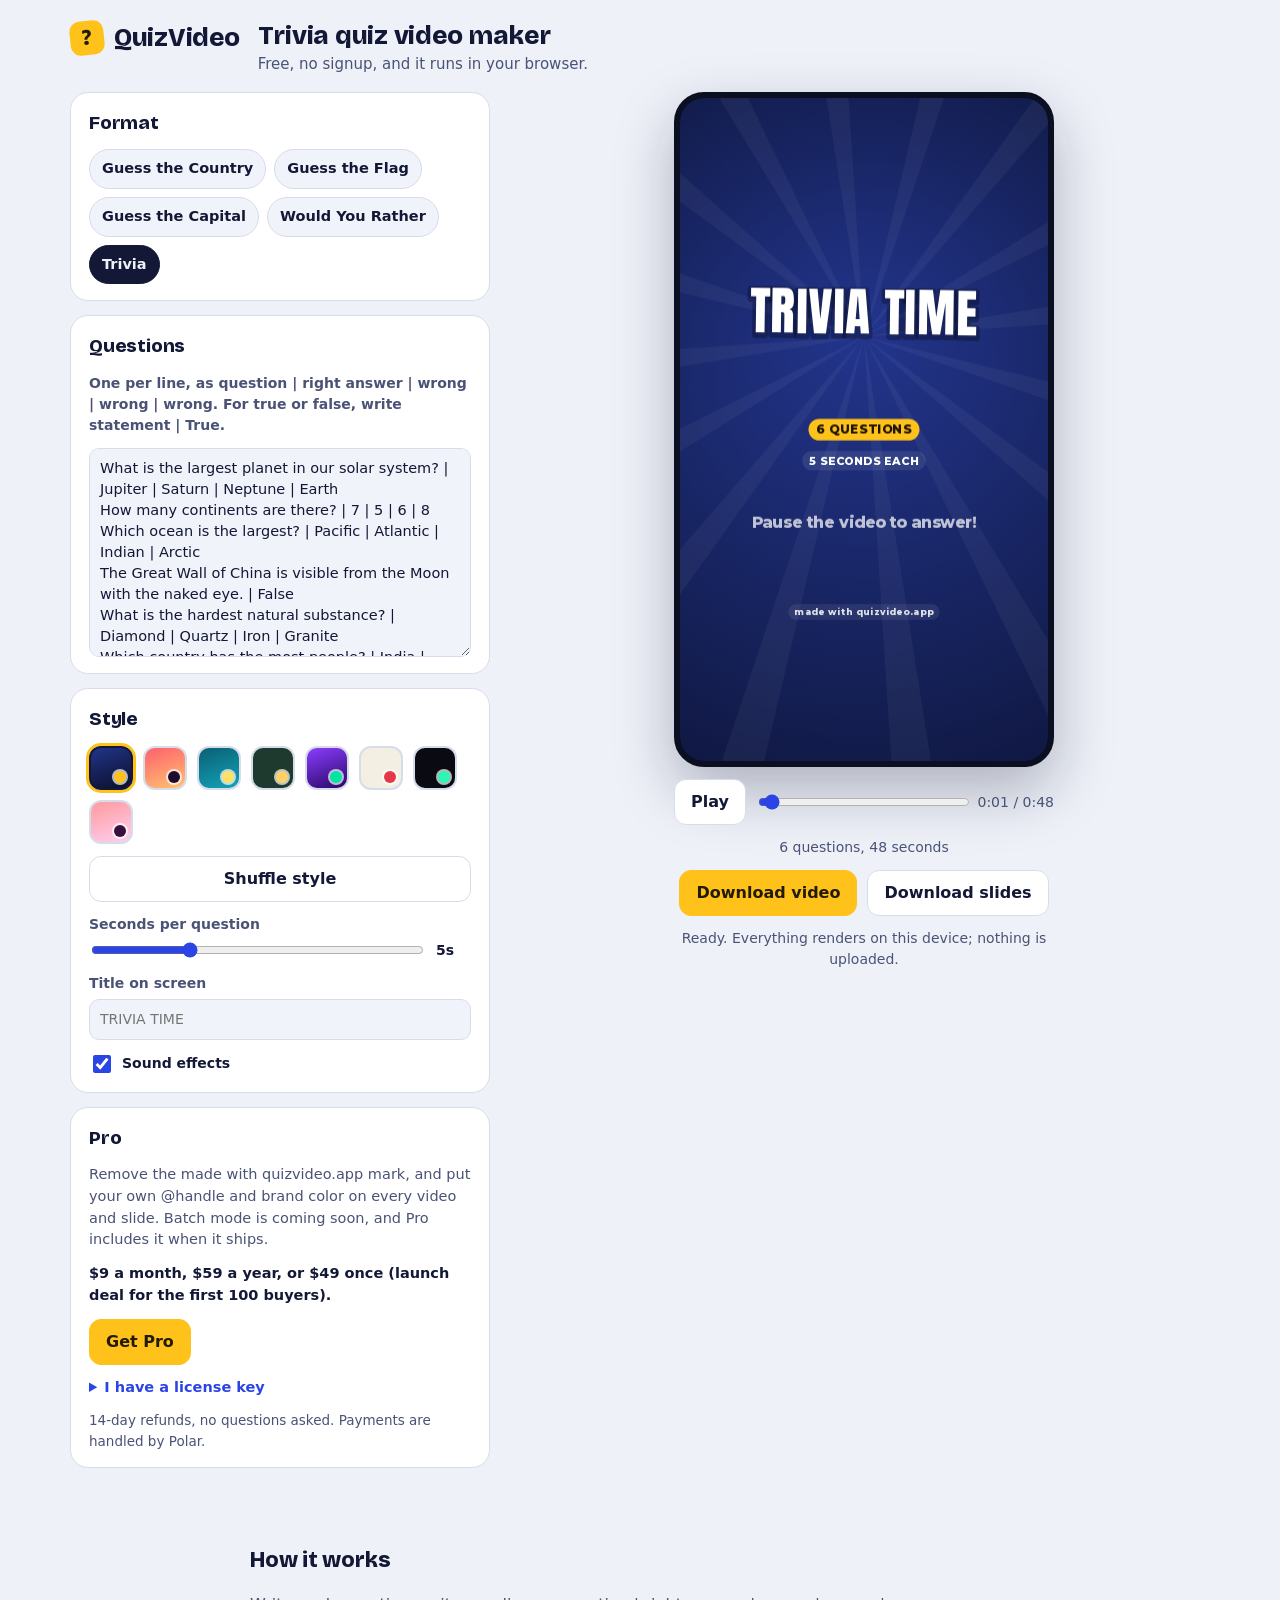
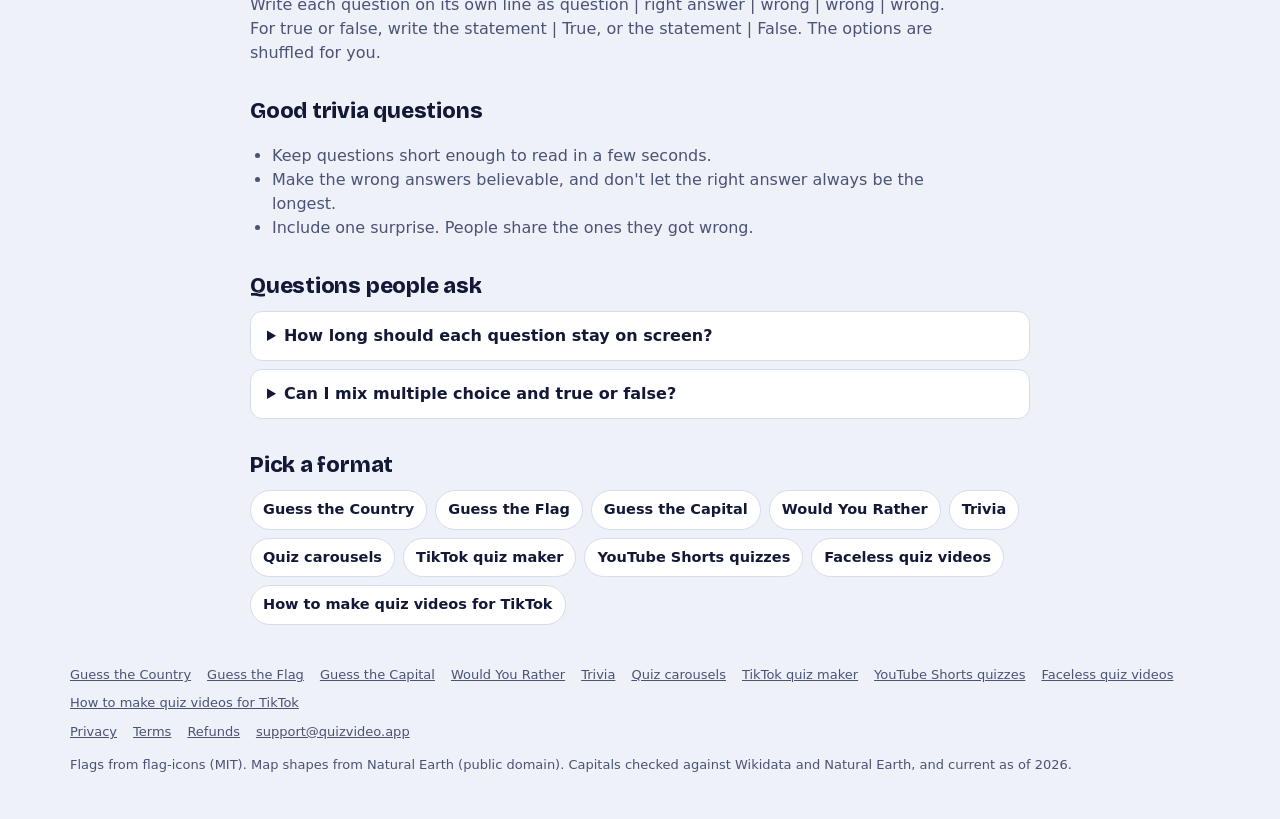
<file: trivia-quiz-video-maker.html>
<!doctype html>
<html lang="en">
<head>
<meta charset="utf-8">
<meta name="viewport" content="width=device-width, initial-scale=1, viewport-fit=cover">
<title>Trivia Quiz Video Maker, Multiple Choice or True/False | QuizVideo</title>
<meta name="description" content="Make trivia videos from your own questions, with multiple choice or true or false, a countdown and an answer reveal. Free, and it runs in your browser.">
<meta name="theme-color" content="#0C1130">
<link rel="canonical" href="https://quizvideo.app/trivia-quiz-video-maker">
<meta property="og:type" content="website">
<meta property="og:site_name" content="QuizVideo">
<meta property="og:title" content="Trivia Quiz Video Maker, Multiple Choice or True/False | QuizVideo">
<meta property="og:description" content="Make trivia videos from your own questions, with multiple choice or true or false, a countdown and an answer reveal. Free, and it runs in your browser.">
<meta property="og:url" content="https://quizvideo.app/trivia-quiz-video-maker">
<meta name="twitter:card" content="summary_large_image">
<meta property="og:image" content="https://quizvideo.app/og.png">
<meta property="og:image:width" content="1200">
<meta property="og:image:height" content="630">
<meta property="og:image:alt" content="QuizVideo: quiz videos for TikTok, Reels and Shorts">
<link rel="icon" href="/favicon.svg" type="image/svg+xml">
<!--QV:FONTS--><link rel="stylesheet" href="/fonts.css"><!--/QV:FONTS-->
<!--QV:CSS--><link rel="stylesheet" href="/app.css"><!--/QV:CSS-->
<!--QV:IMPORTMAP--><script type="importmap">{"imports":{"mediabunny":"/mediabunny.min.mjs","@mediabunny/aac-encoder":"/mediabunny-aac-encoder.min.mjs","fflate":"/fflate.mjs"}}</script><!--/QV:IMPORTMAP-->
<script>window.QV_PRESET={"format":"trivia"}</script>
<!--QV:APP--><script type="module" src="/app.js"></script><!--/QV:APP-->
</head>
<body>
<header class="site">
  <a class="brand" href="/"><span class="mark" aria-hidden="true">?</span>QuizVideo</a>
  <div class="intro"><h1 class="h1">Trivia quiz video maker</h1><p class="tag">Free, no signup, and it runs in your browser.</p></div>
</header>

<main class="studio">
  <section class="stage" aria-label="Preview and export">
    <div class="phone"><canvas id="preview" width="540" height="960" aria-label="Video preview"></canvas></div>
    <div class="transport">
      <button id="play" type="button" class="btn" aria-pressed="false">Play</button>
      <input id="scrub" type="range" min="0" max="1000" value="0" aria-label="Seek through the video">
      <span id="time" class="time">0:00 / 0:00</span>
    </div>
    <p id="meta" class="meta"></p>
    <div class="exports">
      <button id="export-video" type="button" class="btn primary">Download video</button>
      <button id="export-slides" type="button" class="btn">Download slides</button>
    </div>
    <progress id="progress" max="1" value="0" hidden></progress>
    <p id="status" class="status" role="status" aria-live="polite">Loading...</p>
  </section>

  <section class="controls" aria-label="Settings">
    <div class="group">
      <h2>Format</h2>
      <div class="formats" role="radiogroup" aria-label="Format">
        <button type="button" role="radio" data-format="country" aria-checked="true">Guess the Country</button>
        <button type="button" role="radio" data-format="flag" aria-checked="false">Guess the Flag</button>
        <button type="button" role="radio" data-format="capital" aria-checked="false">Guess the Capital</button>
        <button type="button" role="radio" data-format="wyr" aria-checked="false">Would You Rather</button>
        <button type="button" role="radio" data-format="trivia" aria-checked="false">Trivia</button>
      </div>
    </div>

    <div class="group" id="geo-controls">
      <h2>Questions</h2>
      <div class="row">
        <label>How many
          <select id="count">
            <option>5</option><option>6</option><option>7</option><option>8</option><option>9</option>
            <option selected>10</option><option>12</option><option>15</option>
          </select>
        </label>
        <label>Difficulty
          <select id="difficulty">
            <option value="ramp" selected>Easy to extreme</option>
            <option value="easy">Easy</option><option value="medium">Medium</option>
            <option value="hard">Hard</option><option value="extreme">Extreme</option>
          </select>
        </label>
      </div>
      <div class="row">
        <label>Region
          <select id="region">
            <option>World</option><option>Europe</option><option>Asia</option><option>Africa</option>
            <option>North America</option><option>South America</option><option>Oceania</option>
          </select>
        </label>
        <label>Answers
          <select id="mode">
            <option value="reveal" selected>Reveal after the timer</option>
            <option value="choice">Multiple choice</option>
          </select>
        </label>
      </div>
      <button id="new-set" type="button" class="btn">New set</button>
      <ol id="items" class="items"></ol>
    </div>

    <div class="group" id="wyr-controls" hidden>
      <h2>Questions</h2>
      <label for="wyr-text">One per line, as option A | option B. Only add percentages (| 62 | 38) if you have real poll results.</label>
      <textarea id="wyr-text" rows="9" spellcheck="true"></textarea>
    </div>

    <div class="group" id="trivia-controls" hidden>
      <h2>Questions</h2>
      <label for="trivia-text">One per line, as question | right answer | wrong | wrong | wrong. For true or false, write statement | True.</label>
      <textarea id="trivia-text" rows="9" spellcheck="true"></textarea>
    </div>

    <div class="group">
      <h2>Style</h2>
      <div class="themes" id="themes" role="radiogroup" aria-label="Theme"></div>
      <button id="shuffle-style" type="button" class="btn">Shuffle style</button>
      <label class="range">Seconds per question
        <span class="range-row"><input id="seconds" type="range" min="3" max="10" value="5"><output id="seconds-out" for="seconds">5s</output></span>
      </label>
      <label>Title on screen
        <input id="title" type="text" maxlength="40" placeholder="GUESS THE COUNTRY" autocomplete="off">
      </label>
      <label class="check"><input id="sound" type="checkbox" checked> Sound effects</label>
    </div>

    <div class="group pro">
      <h2>Pro <span class="soon">coming soon</span></h2>
      <p>Remove the watermark, make a week of videos at once from a spreadsheet, and use your own colors and handle.</p>
    </div>
  </section>
</main>
<section class="info">
<h2>How it works</h2>
<p>Write each question on its own line as question | right answer | wrong | wrong | wrong. For true or false, write the statement | True, or the statement | False. The options are shuffled for you.</p>
<h2>Good trivia questions</h2>
<ul><li>Keep questions short enough to read in a few seconds.</li><li>Make the wrong answers believable, and don't let the right answer always be the longest.</li><li>Include one surprise. People share the ones they got wrong.</li></ul>
<h2>Questions people ask</h2>
<details><summary>How long should each question stay on screen?</summary><p>Five seconds suits most questions. Use the Seconds slider for longer ones.</p></details>
<details><summary>Can I mix multiple choice and true or false?</summary><p>Yes. Each line can be either type.</p></details>
<h2>Pick a format</h2>
<ul class="links"><li><a href="/guess-the-country-video-maker">Guess the Country</a></li><li><a href="/guess-the-flag-video-maker">Guess the Flag</a></li><li><a href="/guess-the-capital-video-maker">Guess the Capital</a></li><li><a href="/would-you-rather-video-maker">Would You Rather</a></li><li><a href="/trivia-quiz-video-maker">Trivia</a></li><li><a href="/quiz-carousel-maker">Quiz carousels</a></li><li><a href="/tiktok-quiz-maker">TikTok quiz maker</a></li><li><a href="/youtube-shorts-quiz-maker">YouTube Shorts quizzes</a></li><li><a href="/faceless-quiz-video-maker">Faceless quiz videos</a></li><li><a href="/how-to-make-quiz-videos-for-tiktok">How to make quiz videos for TikTok</a></li></ul>
</section>

<footer class="site-foot">
  <nav aria-label="Formats"><a href="/guess-the-country-video-maker">Guess the Country</a><a href="/guess-the-flag-video-maker">Guess the Flag</a><a href="/guess-the-capital-video-maker">Guess the Capital</a><a href="/would-you-rather-video-maker">Would You Rather</a><a href="/trivia-quiz-video-maker">Trivia</a><a href="/quiz-carousel-maker">Quiz carousels</a><a href="/tiktok-quiz-maker">TikTok quiz maker</a><a href="/youtube-shorts-quiz-maker">YouTube Shorts quizzes</a><a href="/faceless-quiz-video-maker">Faceless quiz videos</a><a href="/how-to-make-quiz-videos-for-tiktok">How to make quiz videos for TikTok</a></nav>
  <nav aria-label="Legal"><a href="/privacy">Privacy</a><a href="/terms">Terms</a><a href="/refunds">Refunds</a><a href="mailto:support@quizvideo.app">support@quizvideo.app</a></nav>
  <p>Flags from flag-icons (MIT). Map shapes from Natural Earth (public domain). Capitals checked against Wikidata and Natural Earth, and current as of 2026.</p>
</footer>
</body>
</html>
</file>
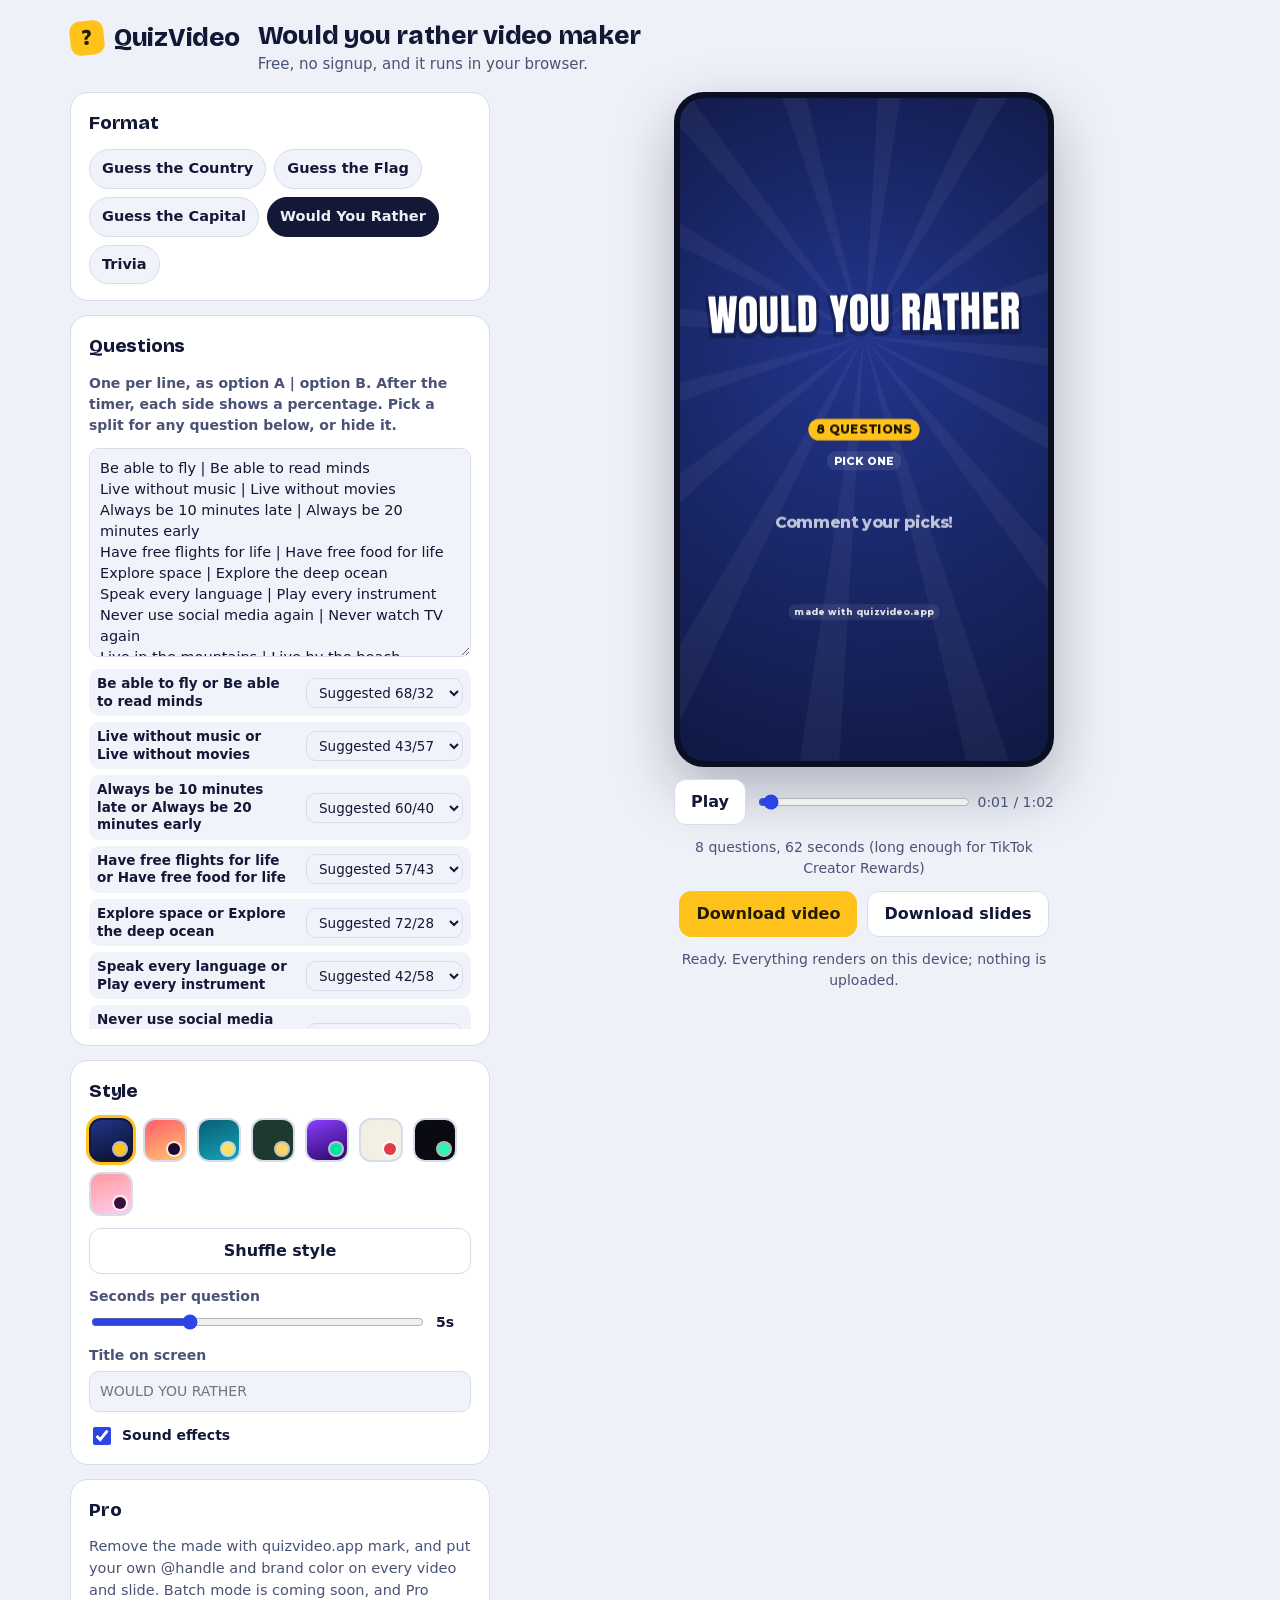
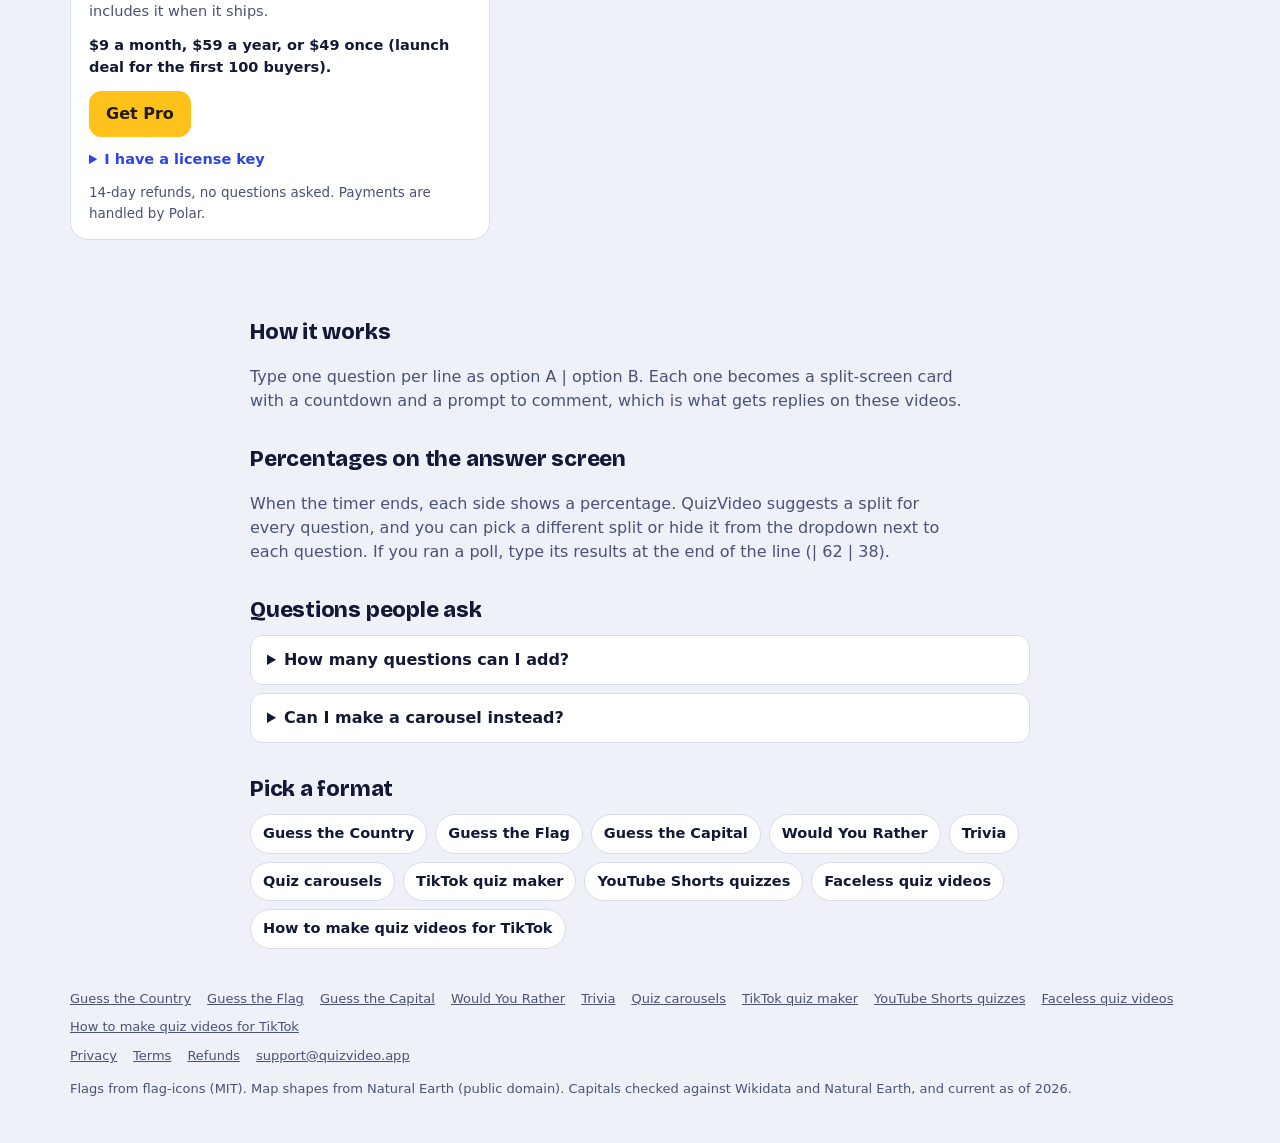
<file: would-you-rather-video-maker.html>
<!doctype html>
<html lang="en">
<head>
<meta charset="utf-8">
<meta name="viewport" content="width=device-width, initial-scale=1, viewport-fit=cover">
<title>Would You Rather Video Maker for TikTok and Shorts | QuizVideo</title>
<meta name="description" content="Turn would you rather questions into split-screen videos with a countdown and a prompt to comment. Write your own or start from samples. Free, no signup.">
<meta name="theme-color" content="#0C1130">
<link rel="canonical" href="https://quizvideo.app/would-you-rather-video-maker">
<meta property="og:type" content="website">
<meta property="og:site_name" content="QuizVideo">
<meta property="og:title" content="Would You Rather Video Maker for TikTok and Shorts | QuizVideo">
<meta property="og:description" content="Turn would you rather questions into split-screen videos with a countdown and a prompt to comment. Write your own or start from samples. Free, no signup.">
<meta property="og:url" content="https://quizvideo.app/would-you-rather-video-maker">
<meta name="twitter:card" content="summary_large_image">
<meta property="og:image" content="https://quizvideo.app/og.png">
<meta property="og:image:width" content="1200">
<meta property="og:image:height" content="630">
<meta property="og:image:alt" content="QuizVideo: quiz videos for TikTok, Reels and Shorts">
<link rel="icon" href="/favicon.svg" type="image/svg+xml">
<!--QV:FONTS--><link rel="stylesheet" href="/fonts.css"><!--/QV:FONTS-->
<!--QV:CSS--><link rel="stylesheet" href="/app.css"><!--/QV:CSS-->
<!--QV:IMPORTMAP--><script type="importmap">{"imports":{"mediabunny":"/mediabunny.min.mjs","@mediabunny/aac-encoder":"/mediabunny-aac-encoder.min.mjs","fflate":"/fflate.mjs"}}</script><!--/QV:IMPORTMAP-->
<script>window.QV_PRESET={"format":"wyr"}</script>
<!--QV:APP--><script type="module" src="/app.js"></script><!--/QV:APP-->
</head>
<body>
<header class="site">
  <a class="brand" href="/"><span class="mark" aria-hidden="true">?</span>QuizVideo</a>
  <div class="intro"><h1 class="h1">Would you rather video maker</h1><p class="tag">Free, no signup, and it runs in your browser.</p></div>
</header>

<main class="studio">
  <section class="stage" aria-label="Preview and export">
    <div class="phone"><canvas id="preview" width="540" height="960" aria-label="Video preview"></canvas></div>
    <div class="transport">
      <button id="play" type="button" class="btn" aria-pressed="false">Play</button>
      <input id="scrub" type="range" min="0" max="1000" value="0" aria-label="Seek through the video">
      <span id="time" class="time">0:00 / 0:00</span>
    </div>
    <p id="meta" class="meta"></p>
    <div class="exports">
      <button id="export-video" type="button" class="btn primary">Download video</button>
      <button id="export-slides" type="button" class="btn">Download slides</button>
    </div>
    <progress id="progress" max="1" value="0" hidden></progress>
    <p id="status" class="status" role="status" aria-live="polite">Loading...</p>
  </section>

  <section class="controls" aria-label="Settings">
    <div class="group">
      <h2>Format</h2>
      <div class="formats" role="radiogroup" aria-label="Format">
        <button type="button" role="radio" data-format="country" aria-checked="true">Guess the Country</button>
        <button type="button" role="radio" data-format="flag" aria-checked="false">Guess the Flag</button>
        <button type="button" role="radio" data-format="capital" aria-checked="false">Guess the Capital</button>
        <button type="button" role="radio" data-format="wyr" aria-checked="false">Would You Rather</button>
        <button type="button" role="radio" data-format="trivia" aria-checked="false">Trivia</button>
      </div>
    </div>

    <div class="group" id="geo-controls">
      <h2>Questions</h2>
      <div class="row">
        <label>How many
          <select id="count">
            <option>5</option><option>6</option><option>7</option><option>8</option><option>9</option>
            <option selected>10</option><option>12</option><option>15</option>
          </select>
        </label>
        <label>Difficulty
          <select id="difficulty">
            <option value="ramp" selected>Easy to extreme</option>
            <option value="easy">Easy</option><option value="medium">Medium</option>
            <option value="hard">Hard</option><option value="extreme">Extreme</option>
          </select>
        </label>
      </div>
      <div class="row">
        <label>Region
          <select id="region">
            <option>World</option><option>Europe</option><option>Asia</option><option>Africa</option>
            <option>North America</option><option>South America</option><option>Oceania</option>
          </select>
        </label>
        <label>Answers
          <select id="mode">
            <option value="reveal" selected>Reveal after the timer</option>
            <option value="choice">Multiple choice</option>
          </select>
        </label>
      </div>
      <button id="new-set" type="button" class="btn">New set</button>
      <ol id="items" class="items"></ol>
    </div>

    <div class="group" id="wyr-controls" hidden>
      <h2>Questions</h2>
      <label for="wyr-text">One per line, as option A | option B. Only add percentages (| 62 | 38) if you have real poll results.</label>
      <textarea id="wyr-text" rows="9" spellcheck="true"></textarea>
    </div>

    <div class="group" id="trivia-controls" hidden>
      <h2>Questions</h2>
      <label for="trivia-text">One per line, as question | right answer | wrong | wrong | wrong. For true or false, write statement | True.</label>
      <textarea id="trivia-text" rows="9" spellcheck="true"></textarea>
    </div>

    <div class="group">
      <h2>Style</h2>
      <div class="themes" id="themes" role="radiogroup" aria-label="Theme"></div>
      <button id="shuffle-style" type="button" class="btn">Shuffle style</button>
      <label class="range">Seconds per question
        <span class="range-row"><input id="seconds" type="range" min="3" max="10" value="5"><output id="seconds-out" for="seconds">5s</output></span>
      </label>
      <label>Title on screen
        <input id="title" type="text" maxlength="40" placeholder="GUESS THE COUNTRY" autocomplete="off">
      </label>
      <label class="check"><input id="sound" type="checkbox" checked> Sound effects</label>
    </div>

    <div class="group pro">
      <h2>Pro <span class="soon">coming soon</span></h2>
      <p>Remove the watermark, make a week of videos at once from a spreadsheet, and use your own colors and handle.</p>
    </div>
  </section>
</main>
<section class="info">
<h2>How it works</h2>
<p>Type one question per line as option A | option B. Each one becomes a split-screen card with a countdown and a prompt to comment, which is what gets replies on these videos.</p>
<h2>Percentages on the answer screen</h2>
<p>When the timer ends, each side shows a percentage. QuizVideo suggests a split for every question, and you can pick a different split or hide it from the dropdown next to each question. If you ran a poll, type its results at the end of the line (| 62 | 38).</p>
<h2>Questions people ask</h2>
<details><summary>How many questions can I add?</summary><p>Up to 20 per video.</p></details>
<details><summary>Can I make a carousel instead?</summary><p>Yes. Download slides gives one slide per question, plus a cover and an ending.</p></details>
<h2>Pick a format</h2>
<ul class="links"><li><a href="/guess-the-country-video-maker">Guess the Country</a></li><li><a href="/guess-the-flag-video-maker">Guess the Flag</a></li><li><a href="/guess-the-capital-video-maker">Guess the Capital</a></li><li><a href="/would-you-rather-video-maker">Would You Rather</a></li><li><a href="/trivia-quiz-video-maker">Trivia</a></li><li><a href="/quiz-carousel-maker">Quiz carousels</a></li><li><a href="/tiktok-quiz-maker">TikTok quiz maker</a></li><li><a href="/youtube-shorts-quiz-maker">YouTube Shorts quizzes</a></li><li><a href="/faceless-quiz-video-maker">Faceless quiz videos</a></li><li><a href="/how-to-make-quiz-videos-for-tiktok">How to make quiz videos for TikTok</a></li></ul>
</section>

<footer class="site-foot">
  <nav aria-label="Formats"><a href="/guess-the-country-video-maker">Guess the Country</a><a href="/guess-the-flag-video-maker">Guess the Flag</a><a href="/guess-the-capital-video-maker">Guess the Capital</a><a href="/would-you-rather-video-maker">Would You Rather</a><a href="/trivia-quiz-video-maker">Trivia</a><a href="/quiz-carousel-maker">Quiz carousels</a><a href="/tiktok-quiz-maker">TikTok quiz maker</a><a href="/youtube-shorts-quiz-maker">YouTube Shorts quizzes</a><a href="/faceless-quiz-video-maker">Faceless quiz videos</a><a href="/how-to-make-quiz-videos-for-tiktok">How to make quiz videos for TikTok</a></nav>
  <nav aria-label="Legal"><a href="/privacy">Privacy</a><a href="/terms">Terms</a><a href="/refunds">Refunds</a><a href="mailto:support@quizvideo.app">support@quizvideo.app</a></nav>
  <p>Flags from flag-icons (MIT). Map shapes from Natural Earth (public domain). Capitals checked against Wikidata and Natural Earth, and current as of 2026.</p>
</footer>
</body>
</html>
</file>
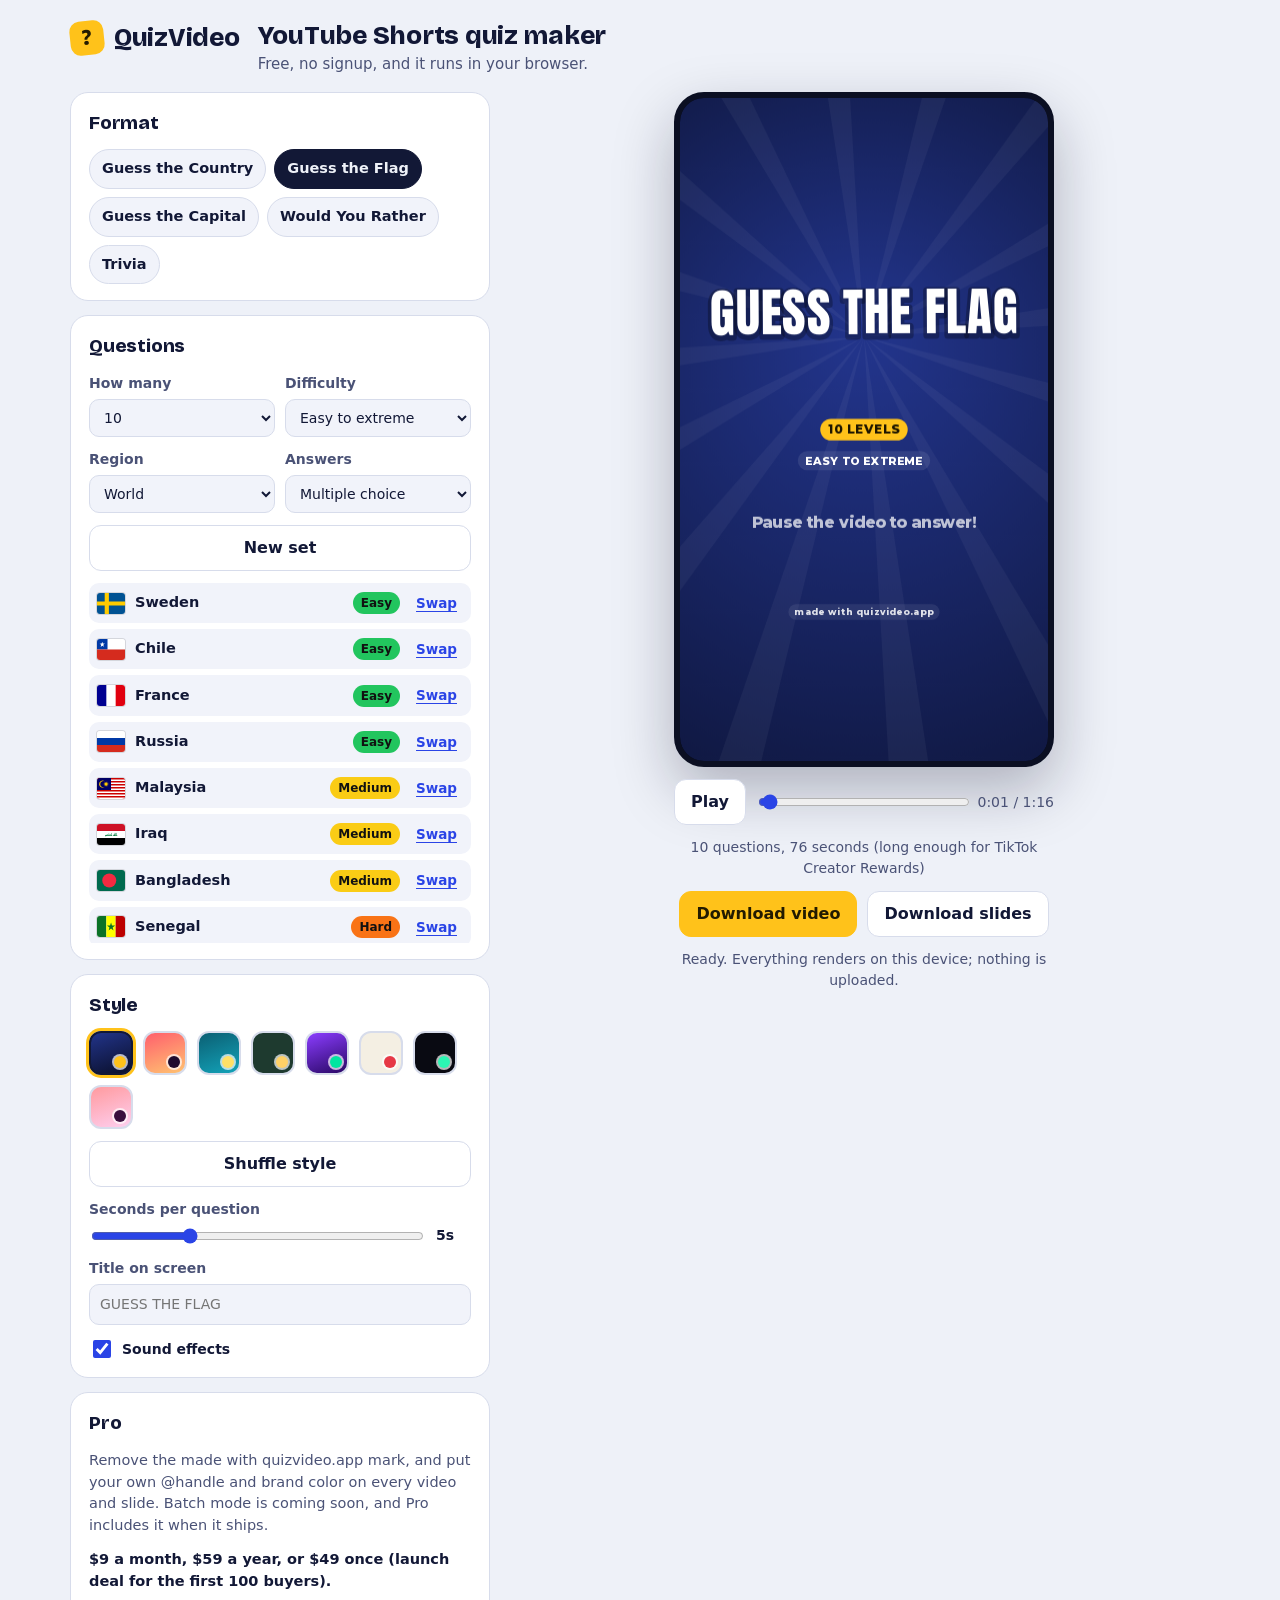
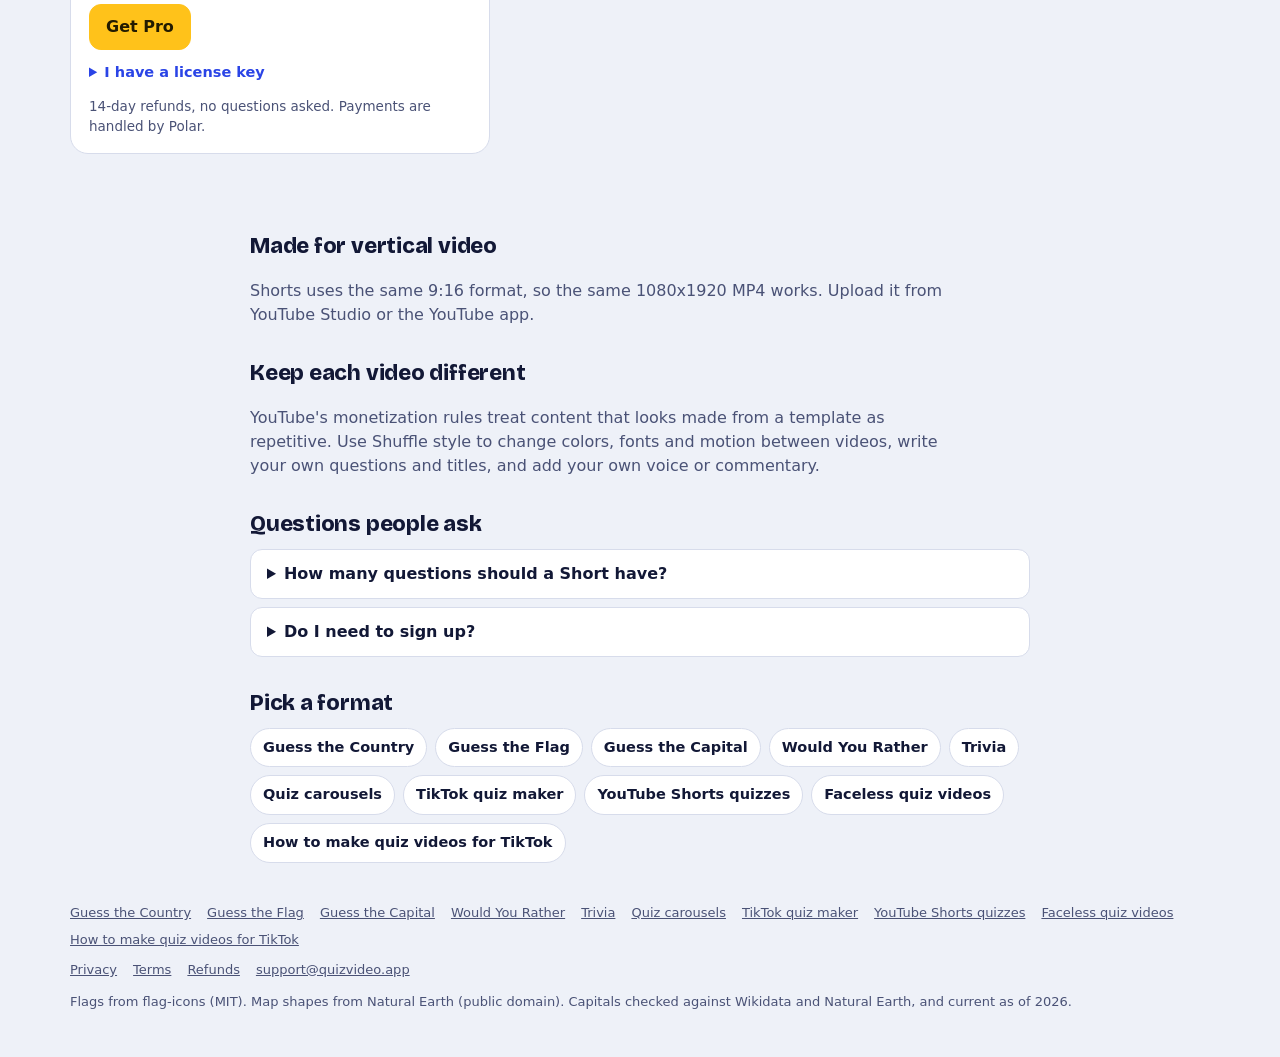
<file: youtube-shorts-quiz-maker.html>
<!doctype html>
<html lang="en">
<head>
<meta charset="utf-8">
<meta name="viewport" content="width=device-width, initial-scale=1, viewport-fit=cover">
<title>YouTube Shorts Quiz Maker | QuizVideo</title>
<meta name="description" content="Make quiz Shorts in your browser: vertical 1080x1920 MP4s with countdowns and reveals, and a fresh style for every video. Free, no signup.">
<meta name="theme-color" content="#0C1130">
<link rel="canonical" href="https://quizvideo.app/youtube-shorts-quiz-maker">
<meta property="og:type" content="website">
<meta property="og:site_name" content="QuizVideo">
<meta property="og:title" content="YouTube Shorts Quiz Maker | QuizVideo">
<meta property="og:description" content="Make quiz Shorts in your browser: vertical 1080x1920 MP4s with countdowns and reveals, and a fresh style for every video. Free, no signup.">
<meta property="og:url" content="https://quizvideo.app/youtube-shorts-quiz-maker">
<meta name="twitter:card" content="summary_large_image">
<meta property="og:image" content="https://quizvideo.app/og.png">
<meta property="og:image:width" content="1200">
<meta property="og:image:height" content="630">
<meta property="og:image:alt" content="QuizVideo: quiz videos for TikTok, Reels and Shorts">
<link rel="icon" href="/favicon.svg" type="image/svg+xml">
<!--QV:FONTS--><link rel="stylesheet" href="/fonts.css"><!--/QV:FONTS-->
<!--QV:CSS--><link rel="stylesheet" href="/app.css"><!--/QV:CSS-->
<!--QV:IMPORTMAP--><script type="importmap">{"imports":{"mediabunny":"/mediabunny.min.mjs","@mediabunny/aac-encoder":"/mediabunny-aac-encoder.min.mjs","fflate":"/fflate.mjs"}}</script><!--/QV:IMPORTMAP-->
<script>window.QV_PRESET={"format":"flag","mode":"choice"}</script>
<!--QV:APP--><script type="module" src="/app.js"></script><!--/QV:APP-->
</head>
<body>
<header class="site">
  <a class="brand" href="/"><span class="mark" aria-hidden="true">?</span>QuizVideo</a>
  <div class="intro"><h1 class="h1">YouTube Shorts quiz maker</h1><p class="tag">Free, no signup, and it runs in your browser.</p></div>
</header>

<main class="studio">
  <section class="stage" aria-label="Preview and export">
    <div class="phone"><canvas id="preview" width="540" height="960" aria-label="Video preview"></canvas></div>
    <div class="transport">
      <button id="play" type="button" class="btn" aria-pressed="false">Play</button>
      <input id="scrub" type="range" min="0" max="1000" value="0" aria-label="Seek through the video">
      <span id="time" class="time">0:00 / 0:00</span>
    </div>
    <p id="meta" class="meta"></p>
    <div class="exports">
      <button id="export-video" type="button" class="btn primary">Download video</button>
      <button id="export-slides" type="button" class="btn">Download slides</button>
    </div>
    <progress id="progress" max="1" value="0" hidden></progress>
    <p id="status" class="status" role="status" aria-live="polite">Loading...</p>
  </section>

  <section class="controls" aria-label="Settings">
    <div class="group">
      <h2>Format</h2>
      <div class="formats" role="radiogroup" aria-label="Format">
        <button type="button" role="radio" data-format="country" aria-checked="true">Guess the Country</button>
        <button type="button" role="radio" data-format="flag" aria-checked="false">Guess the Flag</button>
        <button type="button" role="radio" data-format="capital" aria-checked="false">Guess the Capital</button>
        <button type="button" role="radio" data-format="wyr" aria-checked="false">Would You Rather</button>
        <button type="button" role="radio" data-format="trivia" aria-checked="false">Trivia</button>
      </div>
    </div>

    <div class="group" id="geo-controls">
      <h2>Questions</h2>
      <div class="row">
        <label>How many
          <select id="count">
            <option>5</option><option>6</option><option>7</option><option>8</option><option>9</option>
            <option selected>10</option><option>12</option><option>15</option>
          </select>
        </label>
        <label>Difficulty
          <select id="difficulty">
            <option value="ramp" selected>Easy to extreme</option>
            <option value="easy">Easy</option><option value="medium">Medium</option>
            <option value="hard">Hard</option><option value="extreme">Extreme</option>
          </select>
        </label>
      </div>
      <div class="row">
        <label>Region
          <select id="region">
            <option>World</option><option>Europe</option><option>Asia</option><option>Africa</option>
            <option>North America</option><option>South America</option><option>Oceania</option>
          </select>
        </label>
        <label>Answers
          <select id="mode">
            <option value="reveal" selected>Reveal after the timer</option>
            <option value="choice">Multiple choice</option>
          </select>
        </label>
      </div>
      <button id="new-set" type="button" class="btn">New set</button>
      <ol id="items" class="items"></ol>
    </div>

    <div class="group" id="wyr-controls" hidden>
      <h2>Questions</h2>
      <label for="wyr-text">One per line, as option A | option B. Only add percentages (| 62 | 38) if you have real poll results.</label>
      <textarea id="wyr-text" rows="9" spellcheck="true"></textarea>
    </div>

    <div class="group" id="trivia-controls" hidden>
      <h2>Questions</h2>
      <label for="trivia-text">One per line, as question | right answer | wrong | wrong | wrong. For true or false, write statement | True.</label>
      <textarea id="trivia-text" rows="9" spellcheck="true"></textarea>
    </div>

    <div class="group">
      <h2>Style</h2>
      <div class="themes" id="themes" role="radiogroup" aria-label="Theme"></div>
      <button id="shuffle-style" type="button" class="btn">Shuffle style</button>
      <label class="range">Seconds per question
        <span class="range-row"><input id="seconds" type="range" min="3" max="10" value="5"><output id="seconds-out" for="seconds">5s</output></span>
      </label>
      <label>Title on screen
        <input id="title" type="text" maxlength="40" placeholder="GUESS THE COUNTRY" autocomplete="off">
      </label>
      <label class="check"><input id="sound" type="checkbox" checked> Sound effects</label>
    </div>

    <div class="group pro">
      <h2>Pro <span class="soon">coming soon</span></h2>
      <p>Remove the watermark, make a week of videos at once from a spreadsheet, and use your own colors and handle.</p>
    </div>
  </section>
</main>
<section class="info">
<h2>Made for vertical video</h2>
<p>Shorts uses the same 9:16 format, so the same 1080x1920 MP4 works. Upload it from YouTube Studio or the YouTube app.</p>
<h2>Keep each video different</h2>
<p>YouTube's monetization rules treat content that looks made from a template as repetitive. Use Shuffle style to change colors, fonts and motion between videos, write your own questions and titles, and add your own voice or commentary.</p>
<h2>Questions people ask</h2>
<details><summary>How many questions should a Short have?</summary><p>Ten questions at five seconds each runs about 76 seconds. Use fewer for a tighter video.</p></details>
<details><summary>Do I need to sign up?</summary><p>No. Everything runs in your browser and nothing is uploaded.</p></details>
<h2>Pick a format</h2>
<ul class="links"><li><a href="/guess-the-country-video-maker">Guess the Country</a></li><li><a href="/guess-the-flag-video-maker">Guess the Flag</a></li><li><a href="/guess-the-capital-video-maker">Guess the Capital</a></li><li><a href="/would-you-rather-video-maker">Would You Rather</a></li><li><a href="/trivia-quiz-video-maker">Trivia</a></li><li><a href="/quiz-carousel-maker">Quiz carousels</a></li><li><a href="/tiktok-quiz-maker">TikTok quiz maker</a></li><li><a href="/youtube-shorts-quiz-maker">YouTube Shorts quizzes</a></li><li><a href="/faceless-quiz-video-maker">Faceless quiz videos</a></li><li><a href="/how-to-make-quiz-videos-for-tiktok">How to make quiz videos for TikTok</a></li></ul>
</section>

<footer class="site-foot">
  <nav aria-label="Formats"><a href="/guess-the-country-video-maker">Guess the Country</a><a href="/guess-the-flag-video-maker">Guess the Flag</a><a href="/guess-the-capital-video-maker">Guess the Capital</a><a href="/would-you-rather-video-maker">Would You Rather</a><a href="/trivia-quiz-video-maker">Trivia</a><a href="/quiz-carousel-maker">Quiz carousels</a><a href="/tiktok-quiz-maker">TikTok quiz maker</a><a href="/youtube-shorts-quiz-maker">YouTube Shorts quizzes</a><a href="/faceless-quiz-video-maker">Faceless quiz videos</a><a href="/how-to-make-quiz-videos-for-tiktok">How to make quiz videos for TikTok</a></nav>
  <nav aria-label="Legal"><a href="/privacy">Privacy</a><a href="/terms">Terms</a><a href="/refunds">Refunds</a><a href="mailto:support@quizvideo.app">support@quizvideo.app</a></nav>
  <p>Flags from flag-icons (MIT). Map shapes from Natural Earth (public domain). Capitals checked against Wikidata and Natural Earth, and current as of 2026.</p>
</footer>
</body>
</html>
</file>
<file: fonts.css>
/* Fonts: SIL Open Font License 1.1 (Anton, Luckiest Guy, Montserrat, Bricolage Grotesque) */
@font-face {
  font-family: 'Anton';
  font-style: normal;
  font-weight: 400;
  font-display: swap;
  src: url(/Anton-400-latin-ext.woff2) format('woff2');
  unicode-range: U+0100-02BA, U+02BD-02C5, U+02C7-02CC, U+02CE-02D7, U+02DD-02FF, U+0304, U+0308, U+0329, U+1D00-1DBF, U+1E00-1E9F, U+1EF2-1EFF, U+2020, U+20A0-20AB, U+20AD-20C4, U+2113, U+2C60-2C7F, U+A720-A7FF;
}
@font-face {
  font-family: 'Anton';
  font-style: normal;
  font-weight: 400;
  font-display: swap;
  src: url(/Anton-400-latin.woff2) format('woff2');
  unicode-range: U+0000-00FF, U+0131, U+0152-0153, U+02BB-02BC, U+02C6, U+02DA, U+02DC, U+0304, U+0308, U+0329, U+2000-206F, U+20AC, U+2122, U+2191, U+2193, U+2212, U+2215, U+FEFF, U+FFFD;
}
@font-face {
  font-family: 'Luckiest Guy';
  font-style: normal;
  font-weight: 400;
  font-display: swap;
  src: url(/LuckiestGuy-400-latin-ext.woff2) format('woff2');
  unicode-range: U+0100-02BA, U+02BD-02C5, U+02C7-02CC, U+02CE-02D7, U+02DD-02FF, U+0304, U+0308, U+0329, U+1D00-1DBF, U+1E00-1E9F, U+1EF2-1EFF, U+2020, U+20A0-20AB, U+20AD-20C4, U+2113, U+2C60-2C7F, U+A720-A7FF;
}
@font-face {
  font-family: 'Luckiest Guy';
  font-style: normal;
  font-weight: 400;
  font-display: swap;
  src: url(/LuckiestGuy-400-latin.woff2) format('woff2');
  unicode-range: U+0000-00FF, U+0131, U+0152-0153, U+02BB-02BC, U+02C6, U+02DA, U+02DC, U+0304, U+0308, U+0329, U+2000-206F, U+20AC, U+2122, U+2191, U+2193, U+2212, U+2215, U+FEFF, U+FFFD;
}
@font-face {
  font-family: 'Montserrat';
  font-style: normal;
  font-weight: 700;
  font-display: swap;
  src: url(/Montserrat-700-latin-ext.woff2) format('woff2');
  unicode-range: U+0100-02BA, U+02BD-02C5, U+02C7-02CC, U+02CE-02D7, U+02DD-02FF, U+0304, U+0308, U+0329, U+1D00-1DBF, U+1E00-1E9F, U+1EF2-1EFF, U+2020, U+20A0-20AB, U+20AD-20C4, U+2113, U+2C60-2C7F, U+A720-A7FF;
}
@font-face {
  font-family: 'Montserrat';
  font-style: normal;
  font-weight: 700;
  font-display: swap;
  src: url(/Montserrat-700-latin.woff2) format('woff2');
  unicode-range: U+0000-00FF, U+0131, U+0152-0153, U+02BB-02BC, U+02C6, U+02DA, U+02DC, U+0304, U+0308, U+0329, U+2000-206F, U+20AC, U+2122, U+2191, U+2193, U+2212, U+2215, U+FEFF, U+FFFD;
}
@font-face {
  font-family: 'Montserrat';
  font-style: normal;
  font-weight: 800;
  font-display: swap;
  src: url(/Montserrat-700-latin-ext.woff2) format('woff2');
  unicode-range: U+0100-02BA, U+02BD-02C5, U+02C7-02CC, U+02CE-02D7, U+02DD-02FF, U+0304, U+0308, U+0329, U+1D00-1DBF, U+1E00-1E9F, U+1EF2-1EFF, U+2020, U+20A0-20AB, U+20AD-20C4, U+2113, U+2C60-2C7F, U+A720-A7FF;
}
@font-face {
  font-family: 'Montserrat';
  font-style: normal;
  font-weight: 800;
  font-display: swap;
  src: url(/Montserrat-700-latin.woff2) format('woff2');
  unicode-range: U+0000-00FF, U+0131, U+0152-0153, U+02BB-02BC, U+02C6, U+02DA, U+02DC, U+0304, U+0308, U+0329, U+2000-206F, U+20AC, U+2122, U+2191, U+2193, U+2212, U+2215, U+FEFF, U+FFFD;
}
@font-face {
  font-family: 'Montserrat';
  font-style: normal;
  font-weight: 900;
  font-display: swap;
  src: url(/Montserrat-700-latin-ext.woff2) format('woff2');
  unicode-range: U+0100-02BA, U+02BD-02C5, U+02C7-02CC, U+02CE-02D7, U+02DD-02FF, U+0304, U+0308, U+0329, U+1D00-1DBF, U+1E00-1E9F, U+1EF2-1EFF, U+2020, U+20A0-20AB, U+20AD-20C4, U+2113, U+2C60-2C7F, U+A720-A7FF;
}
@font-face {
  font-family: 'Montserrat';
  font-style: normal;
  font-weight: 900;
  font-display: swap;
  src: url(/Montserrat-700-latin.woff2) format('woff2');
  unicode-range: U+0000-00FF, U+0131, U+0152-0153, U+02BB-02BC, U+02C6, U+02DA, U+02DC, U+0304, U+0308, U+0329, U+2000-206F, U+20AC, U+2122, U+2191, U+2193, U+2212, U+2215, U+FEFF, U+FFFD;
}
@font-face {
  font-family: 'Bricolage Grotesque';
  font-style: normal;
  font-weight: 600 800;
  font-stretch: 100%;
  font-display: swap;
  src: url(/BricolageGrotesque-600_800-latin-ext.woff2) format('woff2');
  unicode-range: U+0100-02BA, U+02BD-02C5, U+02C7-02CC, U+02CE-02D7, U+02DD-02FF, U+0304, U+0308, U+0329, U+1D00-1DBF, U+1E00-1E9F, U+1EF2-1EFF, U+2020, U+20A0-20AB, U+20AD-20C4, U+2113, U+2C60-2C7F, U+A720-A7FF;
}
@font-face {
  font-family: 'Bricolage Grotesque';
  font-style: normal;
  font-weight: 600 800;
  font-stretch: 100%;
  font-display: swap;
  src: url(/BricolageGrotesque-600_800-latin.woff2) format('woff2');
  unicode-range: U+0000-00FF, U+0131, U+0152-0153, U+02BB-02BC, U+02C6, U+02DA, U+02DC, U+0304, U+0308, U+0329, U+2000-206F, U+20AC, U+2122, U+2191, U+2193, U+2212, U+2215, U+FEFF, U+FFFD;
}
</file>
<file: app.css>
:root{
  color-scheme: light;
  --bg:#EEF1F8; --panel:#FFFFFF; --panel-2:#F1F3FA; --ink:#121836; --ink-2:#4A5276; --line:#D7DCEB;
  --accent:#FFC21A; --accent-ink:#231B00; --brand:#2A44E6; --good:#0F8F47; --bad:#C93338;
  --head:"Bricolage Grotesque", "Avenir Next", "Segoe UI", system-ui, sans-serif;
  --body:system-ui, -apple-system, "Segoe UI", Roboto, Helvetica, Arial, sans-serif;
  box-sizing:border-box;
  padding-top:env(safe-area-inset-top,0px);
  padding-bottom:env(safe-area-inset-bottom,0px);
}
@media (prefers-color-scheme: dark){
  :root:not([data-theme="light"]){
    color-scheme: dark;
    --bg:#0A0F28; --panel:#121A40; --panel-2:#19224F; --ink:#EEF1FF; --ink-2:#A9B1D8; --line:#28326B;
    --brand:#8C9BFF; --good:#3CD883; --bad:#FF7A7E;
  }
}
:root[data-theme="dark"]{
  color-scheme: dark;
  --bg:#0A0F28; --panel:#121A40; --panel-2:#19224F; --ink:#EEF1FF; --ink-2:#A9B1D8; --line:#28326B;
  --brand:#8C9BFF; --good:#3CD883; --bad:#FF7A7E;
}
*,*::before,*::after{box-sizing:inherit}
[hidden]{display:none!important}
html{scroll-padding-top:env(safe-area-inset-top,0px)}
body{margin:0;background:var(--bg);color:var(--ink);font:16px/1.5 var(--body);-webkit-text-size-adjust:100%}
button,select,input,textarea{font:inherit;color:inherit}
:focus-visible{outline:3px solid var(--brand);outline-offset:2px}

.site{max-width:1180px;margin:0 auto;padding:18px 20px 6px;display:flex;flex-wrap:wrap;align-items:baseline;gap:6px 18px}
.brand{font-family:var(--head);font-weight:800;font-size:26px;color:var(--ink);text-decoration:none;display:inline-flex;align-items:center;gap:10px;letter-spacing:-.01em}
.mark{display:grid;place-items:center;width:34px;height:34px;border-radius:10px;background:var(--accent);color:var(--accent-ink);font-size:22px;transform:rotate(-6deg)}
.tag{margin:0;color:var(--ink-2);font-size:15px}

.studio{max-width:1180px;margin:0 auto;padding:10px 20px 40px;display:grid;grid-template-columns:minmax(300px,420px) 1fr;gap:28px;align-items:start}
.stage{position:sticky;top:calc(env(safe-area-inset-top,0px) + 12px);display:grid;gap:12px;justify-items:center}
.phone{width:100%;max-width:380px;aspect-ratio:9/16;border-radius:30px;overflow:hidden;background:#000;box-shadow:0 24px 60px rgba(10,15,40,.28);border:6px solid #0b0f22}
.phone canvas{display:block;width:100%;height:100%}
.transport{width:100%;max-width:380px;display:grid;grid-template-columns:auto 1fr auto;gap:10px;align-items:center}
.transport input[type=range]{width:100%;accent-color:var(--brand)}
.time{font-variant-numeric:tabular-nums;font-size:14px;color:var(--ink-2)}
.meta{margin:0;font-size:14px;color:var(--ink-2);text-align:center;max-width:380px}
.exports{display:flex;gap:10px;flex-wrap:wrap;justify-content:center}
progress{width:100%;max-width:380px;height:10px;accent-color:var(--brand)}
.status{margin:0;font-size:14px;color:var(--ink-2);text-align:center;max-width:380px;min-height:1.5em}
.status[data-kind="ok"]{color:var(--good)}
.status[data-kind="err"]{color:var(--bad)}

.btn{border:1.5px solid var(--line);background:var(--panel);color:var(--ink);padding:10px 16px;border-radius:12px;font-weight:700;cursor:pointer}
.btn:hover{border-color:var(--ink-2)}
.btn.primary{background:var(--accent);border-color:var(--accent);color:var(--accent-ink)}
.btn.primary:hover{filter:brightness(1.05)}

.controls{display:grid;gap:14px;order:-1}
.group{background:var(--panel);border:1px solid var(--line);border-radius:18px;padding:16px 18px;display:grid;gap:12px}
.group h2{font-family:var(--head);font-size:19px;font-weight:800;margin:0;letter-spacing:-.01em}
.formats{display:flex;flex-wrap:wrap;gap:8px}
.formats button{border:1.5px solid var(--line);background:var(--panel-2);padding:8px 12px;border-radius:999px;cursor:pointer;font-weight:700;font-size:14.5px}
.formats button[aria-checked="true"]{background:var(--ink);color:var(--bg);border-color:var(--ink)}
.row{display:grid;grid-template-columns:1fr 1fr;gap:10px}
label{display:grid;gap:5px;font-size:14px;color:var(--ink-2);font-weight:600}
select,input[type=text],textarea{width:100%;background:var(--panel-2);border:1px solid var(--line);border-radius:10px;padding:9px 10px;color:var(--ink);font-weight:500}
textarea{resize:vertical;font-size:14.5px;line-height:1.45}
.range-row{display:flex;align-items:center;gap:10px}
.range-row input{flex:1;accent-color:var(--brand)}
.range output{font-variant-numeric:tabular-nums;color:var(--ink);font-weight:700;min-width:2.5em}
.check{display:flex;align-items:center;gap:8px;color:var(--ink)}
.check input{width:18px;height:18px;accent-color:var(--brand)}

.items{list-style:none;margin:0;padding:0;display:grid;gap:6px;max-height:360px;overflow:auto}
.items li{display:grid;grid-template-columns:28px 1fr auto auto;gap:10px;align-items:center;background:var(--panel-2);border-radius:10px;padding:6px 8px}
.items img{width:28px;height:21px;border-radius:3px;object-fit:cover;box-shadow:0 0 0 1px rgba(0,0,0,.12)}
.it-name{font-weight:600;font-size:14.5px;overflow:hidden;text-overflow:ellipsis;white-space:nowrap}
.tier{font-size:12px;font-weight:800;padding:2px 8px;border-radius:999px;color:#111;text-transform:capitalize}
.tier-easy{background:#22C55E}.tier-medium{background:#FACC15}.tier-hard{background:#F97316}.tier-extreme{background:#EF4444;color:#fff}
.mini{border:0;background:none;color:var(--brand);font-weight:700;font-size:13.5px;cursor:pointer;padding:4px 6px;text-decoration:underline;text-underline-offset:3px}

.themes{display:flex;flex-wrap:wrap;gap:10px}
.swatch{width:44px;height:44px;border-radius:12px;border:2px solid var(--line);cursor:pointer;position:relative;padding:0}
.swatch span{position:absolute;right:5px;bottom:5px;width:12px;height:12px;border-radius:50%;box-shadow:0 0 0 2px rgba(255,255,255,.7)}
.swatch[aria-checked="true"]{border-color:var(--ink);box-shadow:0 0 0 3px var(--accent)}

.pro p{margin:0;color:var(--ink-2);font-size:14.5px}
.soon{font-family:var(--body);font-size:12px;font-weight:700;background:var(--panel-2);border:1px solid var(--line);padding:2px 8px;border-radius:999px;vertical-align:middle;margin-left:6px}

.site-foot{max-width:1180px;margin:0 auto;padding:0 20px 32px;color:var(--ink-2);font-size:13px}

@media (max-width:860px){
  .studio{grid-template-columns:1fr}
  .stage{position:static}
  .controls{order:0}
  .phone{max-width:320px}
}
@media (prefers-reduced-motion: reduce){ *{scroll-behavior:auto!important} }

/* content pages */
.intro{display:grid;gap:2px}
.h1{font-family:var(--head);font-weight:800;font-size:clamp(20px,3vw,26px);line-height:1.2;margin:0;letter-spacing:-.01em}
.info{max-width:820px;margin:0 auto;padding:6px 20px 40px}
.info h2,.doc h2{font-family:var(--head);font-weight:800;font-size:22px;margin:30px 0 8px;letter-spacing:-.01em}
.info p,.info li,.doc p,.doc li{color:var(--ink-2);max-width:70ch}
.info ol,.info ul:not(.links){padding-left:22px}
.info details{background:var(--panel);border:1px solid var(--line);border-radius:12px;padding:12px 16px;margin:8px 0}
.info summary{cursor:pointer;font-weight:700;color:var(--ink)}
.info details p{margin:8px 0 0}
.links{list-style:none;padding:0;margin:0;display:flex;flex-wrap:wrap;gap:8px}
.links a{display:inline-block;padding:8px 12px;border-radius:999px;background:var(--panel);border:1px solid var(--line);color:var(--ink);text-decoration:none;font-weight:600;font-size:14.5px}
.links a:hover{border-color:var(--ink-2)}
.site-foot nav{display:flex;flex-wrap:wrap;gap:8px 16px;margin-bottom:10px}
.site-foot a{color:var(--ink-2)}
.doc{max-width:760px;margin:0 auto;padding:10px 20px 50px}
.doc h1{font-family:var(--head);font-weight:800;font-size:clamp(28px,5vw,40px);line-height:1.1;margin:12px 0 8px;letter-spacing:-.02em}
.doc .lede{font-size:17px}
.doc a{color:var(--brand)}
.cta{display:inline-block;margin:12px 0;padding:12px 18px;border-radius:12px;background:var(--accent);color:var(--accent-ink)!important;font-weight:800;text-decoration:none}

/* Pro panel */
.pro .price{color:var(--ink);font-weight:700;margin:0}
.pro .btn.primary{display:inline-block;text-align:center;text-decoration:none;width:max-content}
.lic summary{cursor:pointer;color:var(--brand);font-weight:700;font-size:14.5px}
.lic-row{display:grid;grid-template-columns:1fr auto;gap:8px;margin-top:8px}
.lic-row input{width:100%;background:var(--panel-2);border:1px solid var(--line);border-radius:10px;padding:9px 10px;color:var(--ink);font-family:ui-monospace,Menlo,Consolas,monospace;font-size:14px}
.lic-status{margin:6px 0 0;font-size:14px;color:var(--ink-2)}
.pro .fine{font-size:13.5px;color:var(--ink-2);margin:0}

/* Would You Rather splits */
.wyr-items li{grid-template-columns:minmax(0,1fr) auto}
.wyr-items .it-name{white-space:normal;font-size:13.5px;line-height:1.3}
.wyr-items select{width:auto;max-width:170px;padding:5px 8px;font-size:13.5px}

/* Brand kit */
.pro .brand{display:grid;gap:6px;margin-top:4px}
.pro .brand>label:first-child{font-weight:700;font-size:14px}
.pro .brand input[type=text]{width:100%;background:var(--panel-2);border:1px solid var(--line);border-radius:10px;padding:8px 10px;color:var(--ink);font:inherit}
.pro .brand input[type=color]{width:34px;height:24px;padding:0;border:none;background:none;vertical-align:middle;margin-left:8px;cursor:pointer}
</file>
